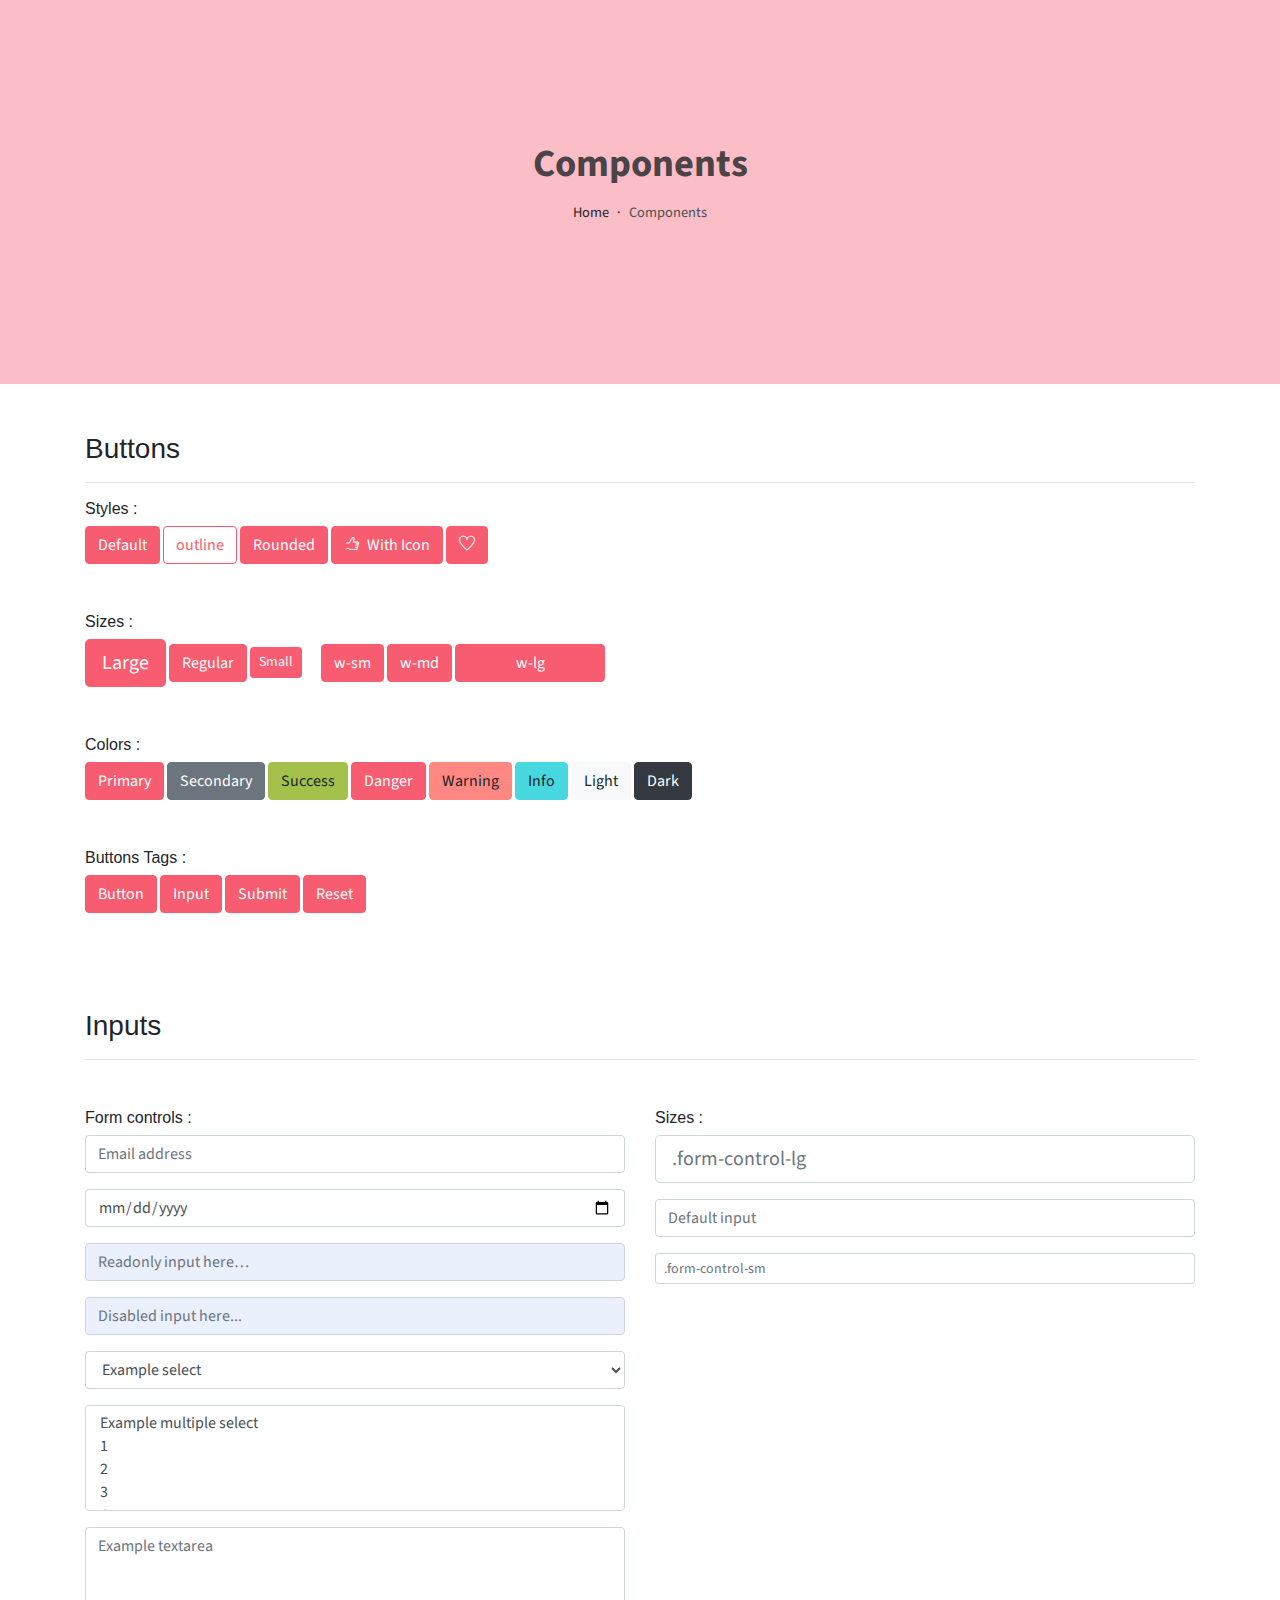
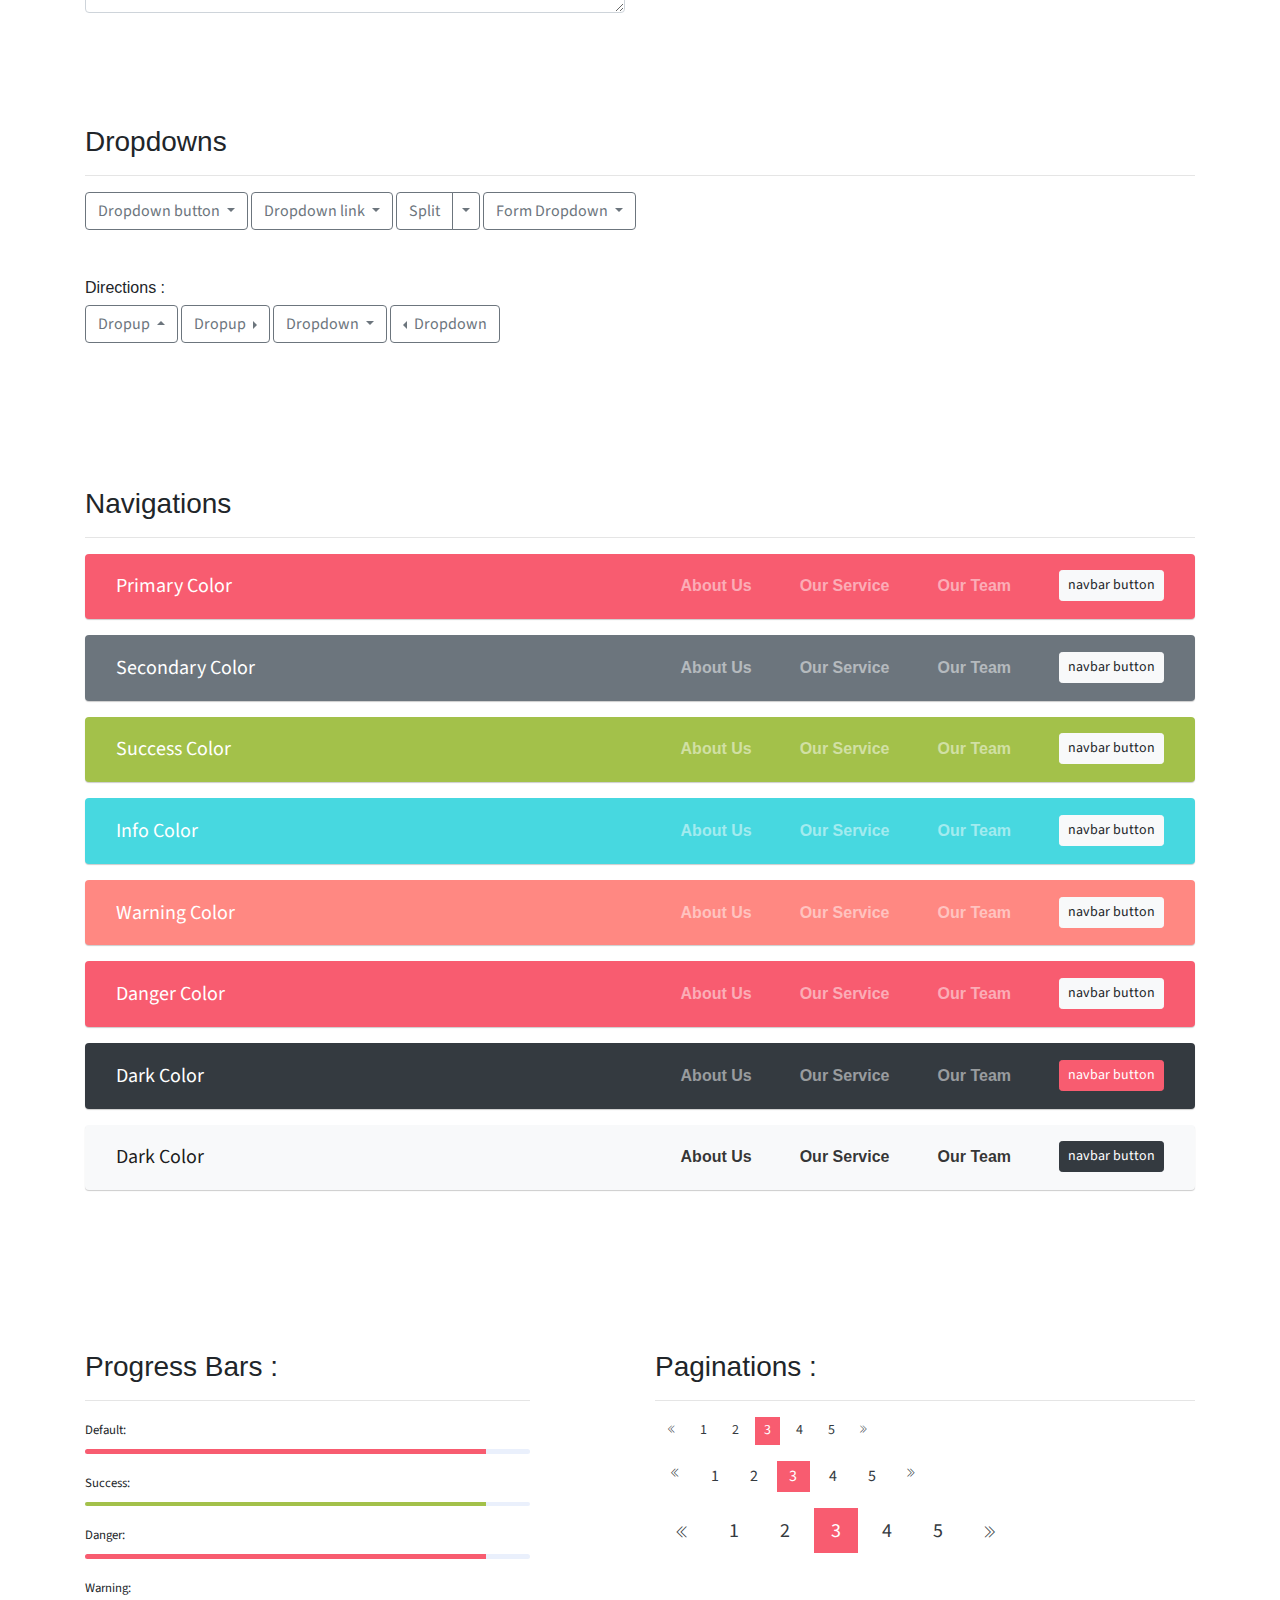
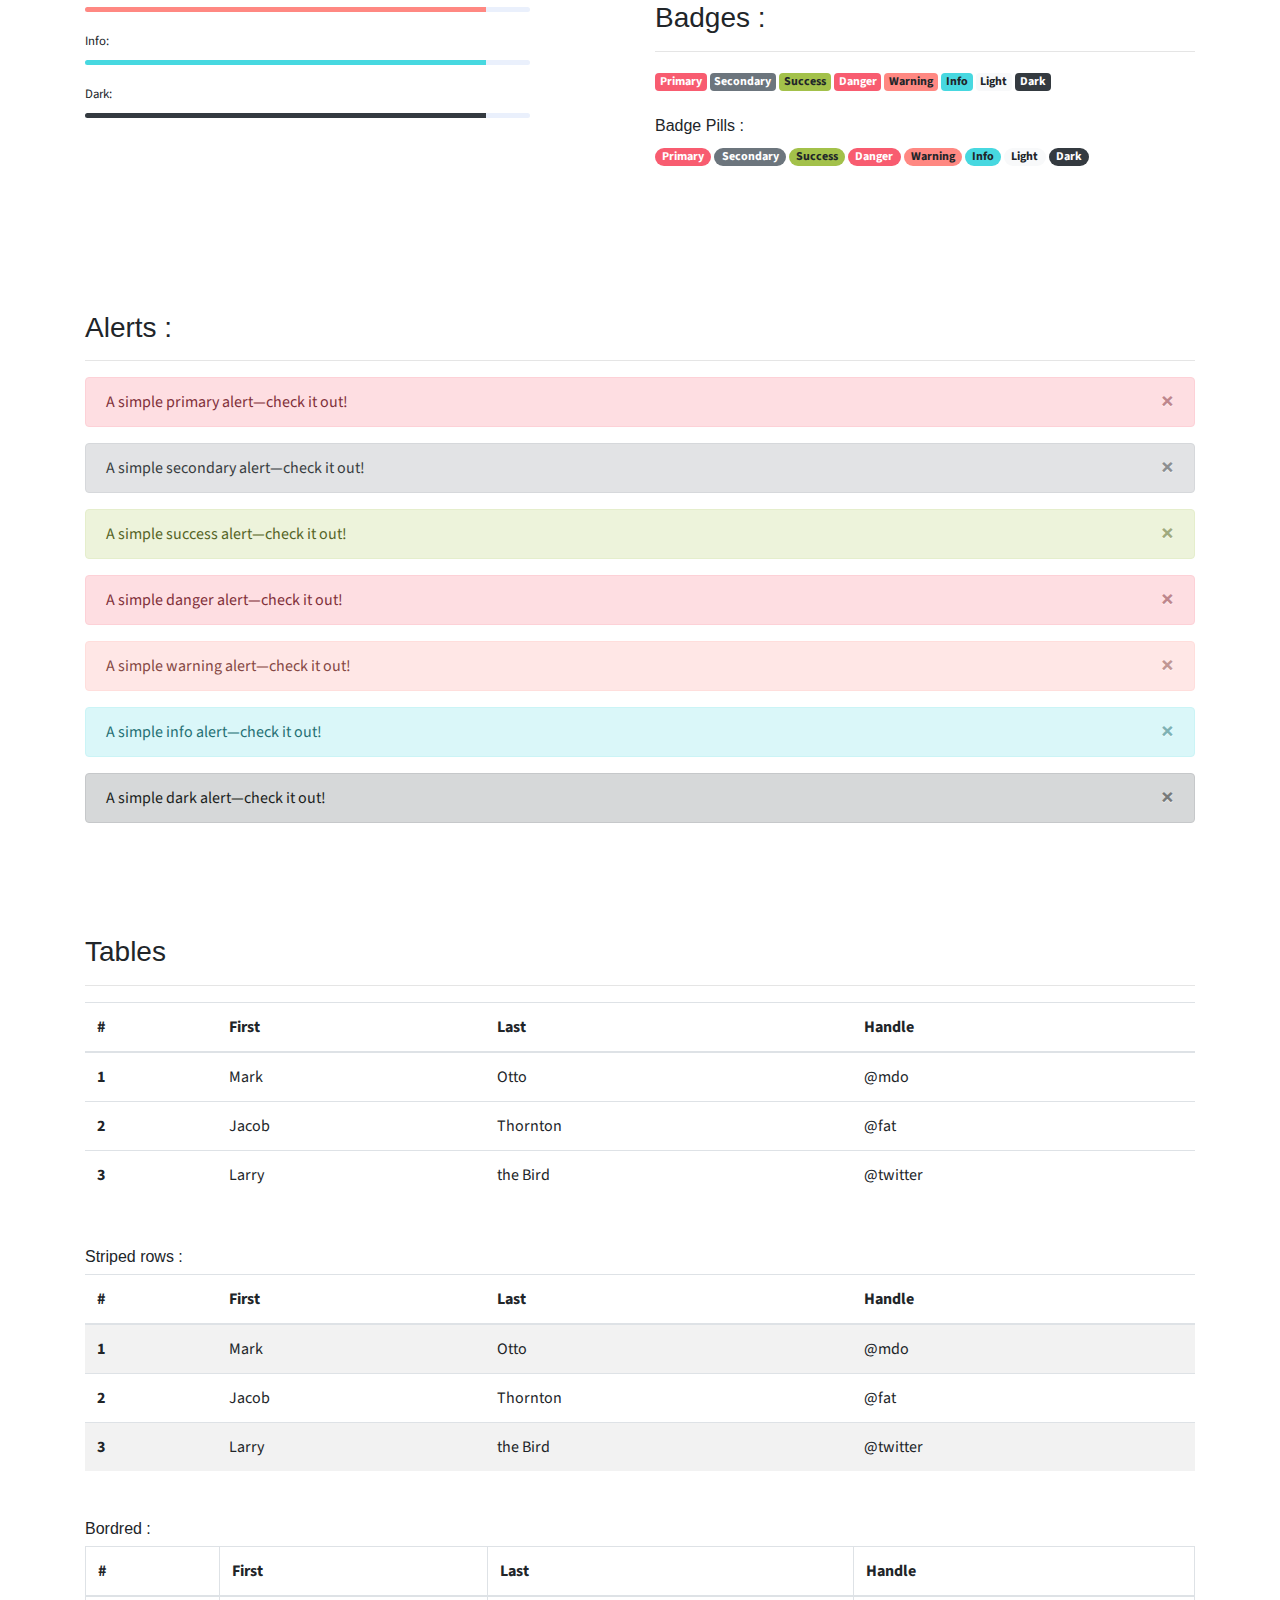
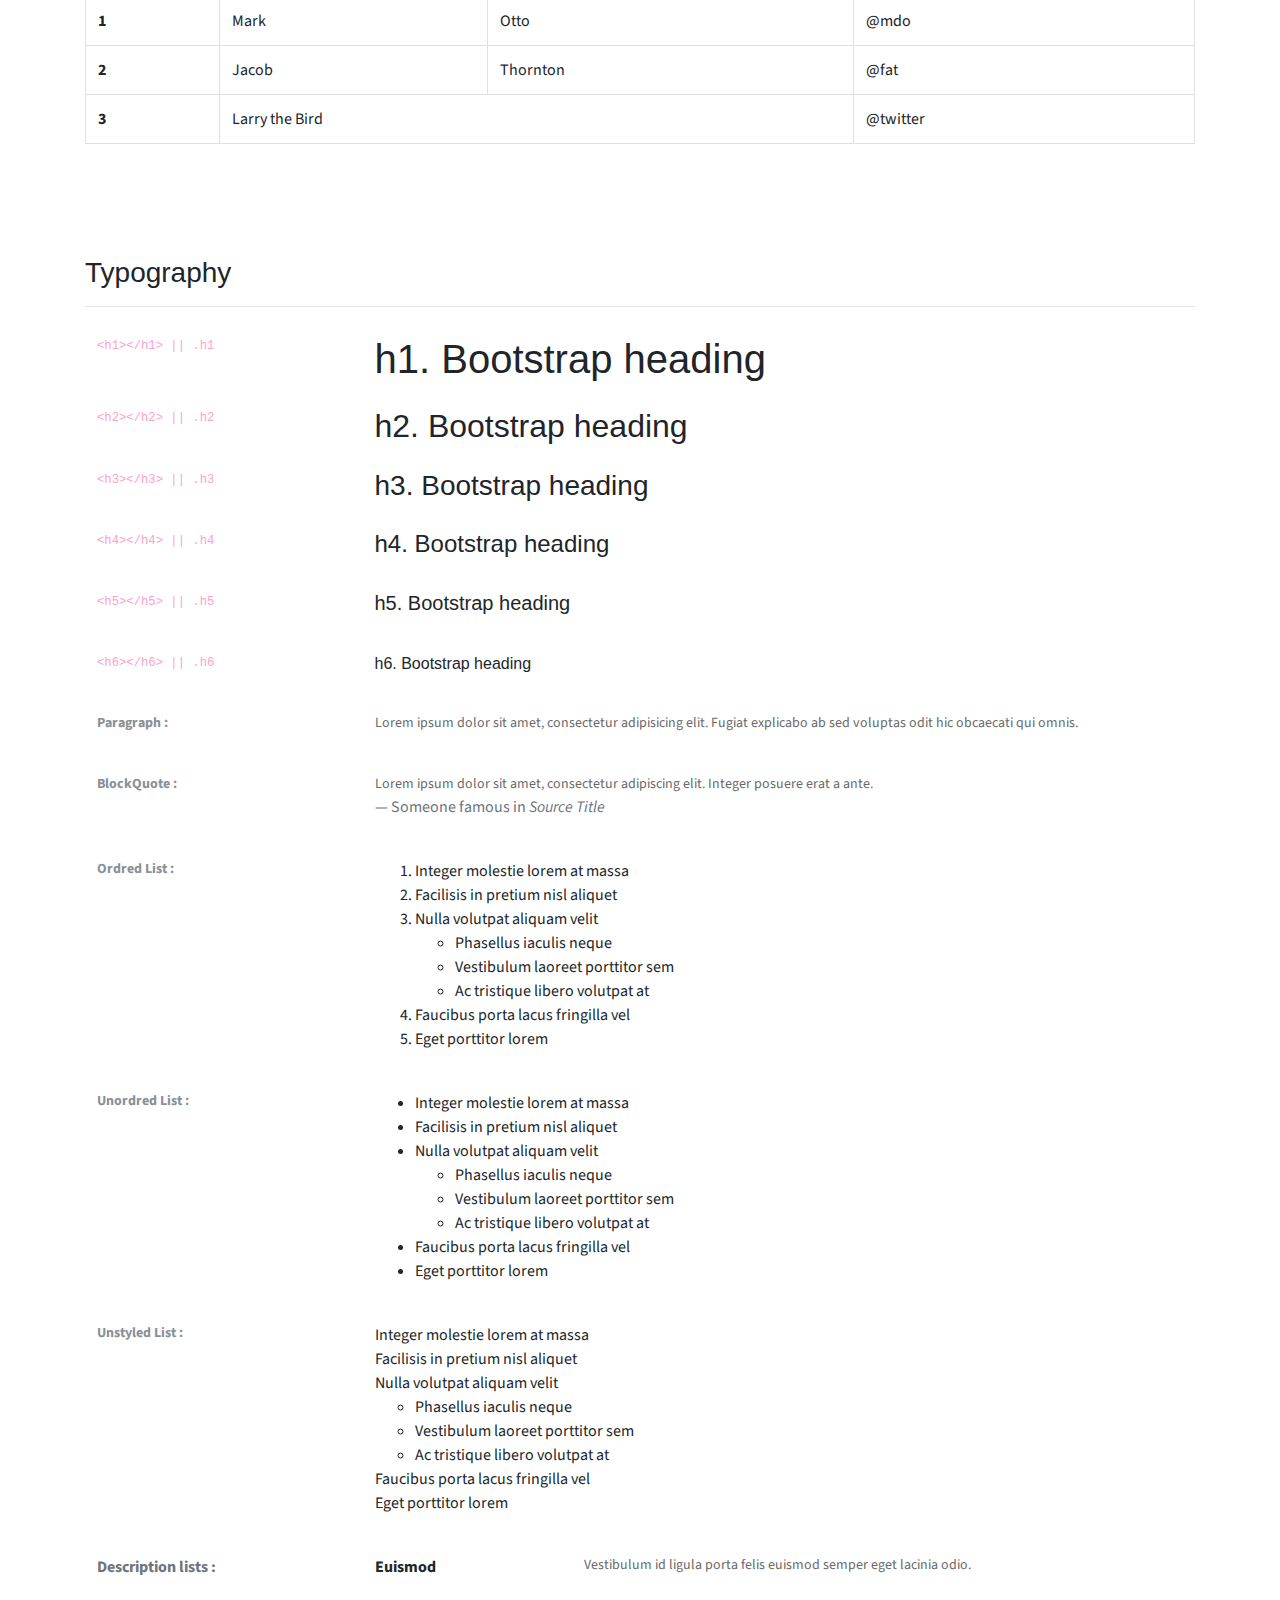
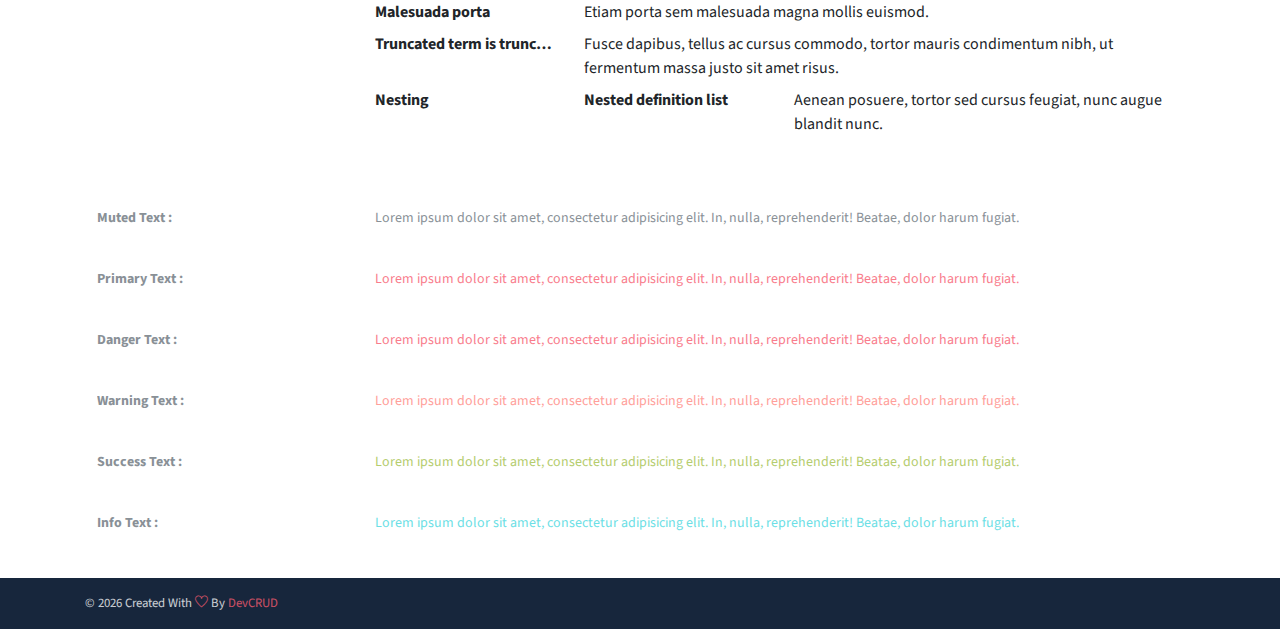
<file: public_html/components.html>
<!DOCTYPE html>
<html lang="en">
<head>
   <meta charset="utf-8">
   <meta name="viewport" content="width=device-width, initial-scale=1, shrink-to-fit=no">
   <meta name="description" content="Start your development with JohnDoe landing page.">
   <meta name="author" content="Devcrud">
   <title>JohnDoe Landing page | Components</title>
   <link rel="icon" href="assets/imgs/favicon.png" type="image/png">
   <!-- font icons -->
   <link rel="stylesheet" href="assets/vendors/themify-icons/css/themify-icons.css">
   <!-- Bootstrap + Steller  -->
   <link rel="stylesheet" href="assets/css/johndoe.css">
   <link rel="shortcut icon" href="assets/imgs/favicon.ico">
</head>
<body>

   <!-- Page Header -->
   <header class="header header-mini"> 
      <div class="header-title">Components</div> 
      <nav aria-label="breadcrumb">
         <ol class="breadcrumb">
            <li class="breadcrumb-item"><a href="/">Home</a></li>
            <li class="breadcrumb-item active" aria-current="page">Components</li>
         </ol>
      </nav>
   </header> <!-- End Of Page Header -->

   <!-- main content -->
   <div class="container">

      <!-- Buttons -->
      <h3 class="mt-5">Buttons</h3>
      <hr>
      <h6 class="section-secondary-title">Styles :</h6>
      <button class="btn btn-primary">Default</button>
      <button class="btn btn-outline-primary">outline</button>
      <button class="btn btn-primary rounded">Rounded</button>
      <button class="btn btn-primary rounded"><i class="ti-thumb-up pr-1"></i> With Icon</button>
      <button class="btn btn-primary circle"><i class="ti-heart"></i></button>

      <h6 class="section-secondary-title mt-5">Sizes :</h6>
      <button class="btn btn-primary btn-lg">Large</button>
      <button class="btn btn-primary ">Regular</button>
      <button class="btn btn-primary btn-sm">Small</button>
      <button class="btn btn-primary w-sm ml-3">w-sm</button>
      <button class="btn btn-primary w-md">w-md</button>
      <button class="btn btn-primary w-lg">w-lg</button>

      <h6 class="section-secondary-title mt-5">Colors :</h6>          
      <button type="button" class="btn btn-primary">Primary</button>
      <button type="button" class="btn btn-secondary">Secondary</button>
      <button type="button" class="btn btn-success">Success</button>
      <button type="button" class="btn btn-danger">Danger</button>
      <button type="button" class="btn btn-warning">Warning</button>
      <button type="button" class="btn btn-info">Info</button>
      <button type="button" class="btn btn-light">Light</button>
      <button type="button" class="btn btn-dark">Dark</button>

      <h6 class="section-secondary-title mt-5">Buttons Tags :</h6>
      <button class="btn btn-primary" type="submit">Button</button>
      <input class="btn btn-primary" type="button" value="Input">
      <input class="btn btn-primary" type="submit" value="Submit">
      <input class="btn btn-primary" type="reset" value="Reset">
      
      <!-- devider -->
      <div class="py-5"></div>

      <!-- Inputs -->
      <h3>Inputs</h3>
      <hr>
      <div class="row mt-5">
         <div class="col-md-6">
            <h6 class="section-secondary-title">Form controls :</h6>        
            <div class="form-group">
               <input type="email" class="form-control" id="exampleFormControlInput1" placeholder="Email address">
            </div>
            <div class="form-group">
               <input type="date" class="form-control" id="exampleFormControlInput1" placeholder="Date">
            </div>
            <div class="form-group">
               <input class="form-control" type="text" placeholder="Readonly input here…" readonly>
            </div>
            <div class="form-group">
               <input class="form-control" id="disabledInput" type="text" placeholder="Disabled input here..." disabled>
            </div>
            <div class="form-group">
               <select class="form-control" id="exampleFormControlSelect1">
                  <option>Example select</option>
                  <option>1</option>
                  <option>2</option>
                  <option>3</option>
                  <option>4</option>
                  <option>5</option>
               </select>
            </div>
            <div class="form-group">
               <select multiple class="form-control" id="exampleFormControlSelect2">
                  <option>Example multiple select</option>
                  <option>1</option>
                  <option>2</option>
                  <option>3</option>
                  <option>4</option>
                  <option>5</option>
               </select>
            </div>
            <div class="form-group">
               <textarea class="form-control" id="exampleFormControlTextarea1" rows="3" placeholder="Example textarea"></textarea>
            </div>
         </div>
         <div class="col-md-6">
            <h6 class="section-secondary-title">Sizes :</h6>    
            <div class="form-group">
               <input class="form-control form-control-lg" type="text" placeholder=".form-control-lg">             
            </div>
            <div class="form-group">
               <input class="form-control" type="text" placeholder="Default input">
            </div>
            <div class="form-group">
               <input class="form-control form-control-sm" type="text" placeholder=".form-control-sm"> 
            </div>
         </div>
      </div> <!-- end of inputs -->   

      <!-- devider -->
      <div class="py-5"></div>             

      <!-- Dropdowns -->
      <h3 class="components-section-title font-weight-normal">Dropdowns</h3>
      <hr>
      <div class="dropdown d-inline-block">
         <button class="btn btn-outline-secondary dropdown-toggle" type="button" id="dropdownMenuButton" data-toggle="dropdown" aria-haspopup="true" aria-expanded="false">
         Dropdown button
         </button>
         <div class="dropdown-menu" aria-labelledby="dropdownMenuButton">
         <a class="dropdown-item" href="#">Action</a>
         <a class="dropdown-item" href="#">Another action</a>
         <a class="dropdown-item" href="#">Something else here</a>
         </div>
      </div>
      <div class="dropdown d-inline-block">
         <a class="btn btn-outline-secondary dropdown-toggle" href="#" role="button" id="dropdownMenuLink" data-toggle="dropdown" aria-haspopup="true" aria-expanded="false">
            Dropdown link
         </a>
         <div class="dropdown-menu" aria-labelledby="dropdownMenuLink">
            <a class="dropdown-item" href="#">Action</a>
            <a class="dropdown-item" href="#">Another action</a>
            <a class="dropdown-item" href="#">Something else here</a>
         </div>
      </div>
      <div class="btn-group">
         <button type="button" class="btn btn-outline-secondary">Split</button>
         <button type="button" class="btn btn-outline-secondary dropdown-toggle dropdown-toggle-split" data-toggle="dropdown" aria-haspopup="true" aria-expanded="false">
         <span class="sr-only">Toggle Dropdown</span>
         </button>
         <div class="dropdown-menu">
            <a class="dropdown-item" href="#">Action</a>
            <a class="dropdown-item" href="#">Another action</a>
            <a class="dropdown-item" href="#">Something else here</a>
            <div class="dropdown-divider"></div>
            <a class="dropdown-item" href="#">Separated link</a>
         </div>
      </div>
      <div class="btn-group">
         <button class="btn btn-outline-secondary dropdown-toggle" type="button" id="dropdownMenuButton" data-toggle="dropdown" aria-haspopup="true" aria-expanded="false">
            Form Dropdown
         </button>
         <div class="dropdown-menu form">
            <form class="px-4 py-3">
               <div class="form-group">
                  <input type="email" class="form-control" id="exampleDropdownFormEmail1" placeholder="email@example.com">
               </div>
               <div class="form-group">
                  <input type="password" class="form-control" id="exampleDropdownFormPassword1" placeholder="Password">
               </div>
               <div class="form-check mb-3">
                  <input type="checkbox" class="form-check-input" id="dropdownCheck">
                  <label class="form-check-label" for="dropdownCheck">
                     Remember me
                  </label>
               </div>
               <button type="submit" class="btn btn-primary btn-block">Sign in</button>
            </form>
            <div class="dropdown-divider"></div>
            <a class="dropdown-item" href="#"><small>New around here? Sign up</small></a>
            <a class="dropdown-item" href="#"><small>Forgot password?</small></a>
         </div>
      </div>       
      <h6 class="section-secondary-title mt-5">Directions :</h6>  
      <div class="btn-group dropup">
         <button type="button" class="btn btn-outline-secondary dropdown-toggle" data-toggle="dropdown" aria-haspopup="true" aria-expanded="false">
            Dropup
         </button>
         <div class="dropdown-menu">
            <a class="dropdown-item" href="#">Action</a>
            <a class="dropdown-item" href="#">Another action</a>
            <a class="dropdown-item" href="#">Something else here</a>
            <div class="dropdown-divider"></div>
            <a class="dropdown-item" href="#">Separated link</a>
         </div>
      </div>
      <div class="btn-group dropright">
         <button type="button" class="btn btn-outline-secondary dropdown-toggle" data-toggle="dropdown" aria-haspopup="true" aria-expanded="false">
            Dropup
         </button>
         <div class="dropdown-menu">
            <a class="dropdown-item" href="#">Action</a>
            <a class="dropdown-item" href="#">Another action</a>
            <a class="dropdown-item" href="#">Something else here</a>
            <div class="dropdown-divider"></div>
            <a class="dropdown-item" href="#">Separated link</a>
         </div>
      </div>
      <div class="btn-group">
         <button type="button" class="btn btn-outline-secondary dropdown-toggle" data-toggle="dropdown" aria-haspopup="true" aria-expanded="false">
            Dropdown
         </button>
         <div class="dropdown-menu">
            <a class="dropdown-item" href="#">Action</a>
            <a class="dropdown-item" href="#">Another action</a>
            <a class="dropdown-item" href="#">Something else here</a>
            <div class="dropdown-divider"></div>
            <a class="dropdown-item" href="#">Separated link</a>
         </div>
      </div>
      <div class="btn-group dropleft">
         <button type="button" class="btn btn-outline-secondary dropdown-toggle" data-toggle="dropdown" aria-haspopup="true" aria-expanded="false">
            Dropdown
         </button>
         <div class="dropdown-menu">
            <a class="dropdown-item" href="#">Action</a>
            <a class="dropdown-item" href="#">Another action</a>
            <a class="dropdown-item" href="#">Something else here</a>
            <div class="dropdown-divider"></div>
            <a class="dropdown-item" href="#">Separated link</a>
         </div>
      </div> <!-- end of Dropdowns -->  

      <!-- devider -->
      <div class="py-5"></div>   

      <!-- navbars -->
      <h3 class="components-section-title font-weight-normal mt-5">Navigations</h3>
      <hr>
      <nav class="navbar navbar-expand-sm navbar-dark bg-primary rounded shadow mb-3">
         <div class="container">
            <a class="navbar-brand" href="#">Primary Color</a>
            <button class="navbar-toggler ml-auto" type="button" data-toggle="collapse" data-target="#navbarSupportedContent" aria-controls="navbarSupportedContent" aria-expanded="false" aria-label="Toggle navigation">
            <span class="navbar-toggler-icon"></span>
            </button>
            <div class="collapse navbar-collapse" id="navbarSupportedContent">
               <ul class="navbar-nav ml-auto"> 
                  <li class="nav-item">
                     <a class="nav-link" href="#about">About Us</a>
                  </li>
                  <li class="nav-item">
                     <a class="nav-link" href="#service">Our Service</a>
                  </li>
                  <li class="nav-item">
                     <a class="nav-link" href="#team">Our Team</a>
                  </li>
                  <li class="nav-item">
                     <a href="#book-table" class="ml-4 mt-1 btn btn-light btn-sm">navbar button</a>
                  </li>
               </ul>                       
            </div>
         </div>
      </nav>
      <nav class="navbar navbar-expand-sm navbar-dark bg-secondary rounded shadow mb-3">
         <div class="container">
            <a class="navbar-brand" href="#">Secondary Color</a>
            <button class="navbar-toggler ml-auto" type="button" data-toggle="collapse" data-target="#navbarSupportedContent" aria-controls="navbarSupportedContent" aria-expanded="false" aria-label="Toggle navigation">
            <span class="navbar-toggler-icon"></span>
            </button>
            <div class="collapse navbar-collapse" id="navbarSupportedContent">
               <ul class="navbar-nav ml-auto"> 
                  <li class="nav-item">
                     <a class="nav-link" href="#about">About Us</a>
                  </li>
                  <li class="nav-item">
                     <a class="nav-link" href="#service">Our Service</a>
                  </li>
                  <li class="nav-item">
                     <a class="nav-link" href="#team">Our Team</a>
                  </li>
                  <li class="nav-item">
                     <a href="#book-table" class="ml-4 mt-1 btn btn-light btn-sm">navbar button</a>
                  </li>
               </ul>                       
            </div>
         </div>
      </nav>
      <nav class="navbar navbar-expand-sm navbar-dark bg-success rounded shadow mb-3">
         <div class="container">
            <a class="navbar-brand" href="#">Success Color</a>
            <button class="navbar-toggler ml-auto" type="button" data-toggle="collapse" data-target="#navbarSupportedContent" aria-controls="navbarSupportedContent" aria-expanded="false" aria-label="Toggle navigation">
            <span class="navbar-toggler-icon"></span>
            </button>
            <div class="collapse navbar-collapse" id="navbarSupportedContent">
               <ul class="navbar-nav ml-auto"> 
                  <li class="nav-item">
                     <a class="nav-link" href="#about">About Us</a>
                  </li>
                  <li class="nav-item">
                     <a class="nav-link" href="#service">Our Service</a>
                  </li>
                  <li class="nav-item">
                     <a class="nav-link" href="#team">Our Team</a>
                  </li>
                  <li class="nav-item">
                     <a href="#book-table" class="ml-4 mt-1 btn btn-light btn-sm">navbar button</a>
                  </li>
               </ul>                       
            </div>
         </div>
      </nav>
      <nav class="navbar navbar-expand-sm navbar-dark bg-info rounded shadow mb-3">
         <div class="container">
            <a class="navbar-brand" href="#">Info Color</a>
            <button class="navbar-toggler ml-auto" type="button" data-toggle="collapse" data-target="#navbarSupportedContent" aria-controls="navbarSupportedContent" aria-expanded="false" aria-label="Toggle navigation">
            <span class="navbar-toggler-icon"></span>
            </button>
            <div class="collapse navbar-collapse" id="navbarSupportedContent">
               <ul class="navbar-nav ml-auto"> 
                  <li class="nav-item">
                     <a class="nav-link" href="#about">About Us</a>
                  </li>
                  <li class="nav-item">
                     <a class="nav-link" href="#service">Our Service</a>
                  </li>
                  <li class="nav-item">
                     <a class="nav-link" href="#team">Our Team</a>
                  </li>
                  <li class="nav-item">
                     <a href="#book-table" class="ml-4 mt-1 btn btn-light btn-sm">navbar button</a>
                  </li>
               </ul>                       
            </div>
         </div>
      </nav>
      <nav class="navbar navbar-expand-sm navbar-dark bg-warning rounded shadow mb-3">
         <div class="container">
            <a class="navbar-brand" href="#">Warning Color</a>
            <button class="navbar-toggler ml-auto" type="button" data-toggle="collapse" data-target="#navbarSupportedContent" aria-controls="navbarSupportedContent" aria-expanded="false" aria-label="Toggle navigation">
            <span class="navbar-toggler-icon"></span>
            </button>
            <div class="collapse navbar-collapse" id="navbarSupportedContent">
               <ul class="navbar-nav ml-auto"> 
                  <li class="nav-item">
                     <a class="nav-link" href="#about">About Us</a>
                  </li>
                  <li class="nav-item">
                     <a class="nav-link" href="#service">Our Service</a>
                  </li>
                  <li class="nav-item">
                     <a class="nav-link" href="#team">Our Team</a>
                  </li>
                  <li class="nav-item">
                     <a href="#book-table" class="ml-4 mt-1 btn btn-light btn-sm">navbar button</a>
                  </li>
               </ul>                       
            </div>
         </div>
      </nav>
      <nav class="navbar navbar-expand-sm navbar-dark bg-danger rounded shadow mb-3">
         <div class="container">
            <a class="navbar-brand" href="#">Danger Color</a>
            <button class="navbar-toggler ml-auto" type="button" data-toggle="collapse" data-target="#navbarSupportedContent" aria-controls="navbarSupportedContent" aria-expanded="false" aria-label="Toggle navigation">
            <span class="navbar-toggler-icon"></span>
            </button>
            <div class="collapse navbar-collapse" id="navbarSupportedContent">
               <ul class="navbar-nav ml-auto"> 
                  <li class="nav-item">
                     <a class="nav-link" href="#about">About Us</a>
                  </li>
                  <li class="nav-item">
                     <a class="nav-link" href="#service">Our Service</a>
                  </li>
                  <li class="nav-item">
                     <a class="nav-link" href="#team">Our Team</a>
                  </li>
                  <li class="nav-item">
                     <a href="#book-table" class="ml-4 mt-1 btn btn-light btn-sm">navbar button</a>
                  </li>
               </ul>                       
            </div>
         </div>
      </nav>
      <nav class="navbar navbar-expand-sm navbar-dark bg-dark rounded shadow mb-3">
         <div class="container">
            <a class="navbar-brand" href="#">Dark Color</a>
            <button class="navbar-toggler ml-auto" type="button" data-toggle="collapse" data-target="#navbarSupportedContent" aria-controls="navbarSupportedContent" aria-expanded="false" aria-label="Toggle navigation">
            <span class="navbar-toggler-icon"></span>
            </button>
            <div class="collapse navbar-collapse" id="navbarSupportedContent">
               <ul class="navbar-nav ml-auto"> 
                  <li class="nav-item">
                     <a class="nav-link" href="#about">About Us</a>
                  </li>
                  <li class="nav-item">
                     <a class="nav-link" href="#service">Our Service</a>
                  </li>
                  <li class="nav-item">
                     <a class="nav-link" href="#team">Our Team</a>
                  </li>
                  <li class="nav-item">
                     <a href="#book-table" class="ml-4 mt-1 btn btn-primary btn-sm">navbar button</a>
                  </li>
               </ul>                       
            </div>
         </div>
      </nav>
      <nav class="navbar navbar-expand-sm navbar-light bg-light rounded shadow mb-3">
         <div class="container">
            <a class="navbar-brand" href="#">Dark Color</a>
            <button class="navbar-toggler ml-auto" type="button" data-toggle="collapse" data-target="#navbarSupportedContent" aria-controls="navbarSupportedContent" aria-expanded="false" aria-label="Toggle navigation">
            <span class="navbar-toggler-icon"></span>
            </button>
            <div class="collapse navbar-collapse" id="navbarSupportedContent">
               <ul class="navbar-nav ml-auto"> 
                  <li class="nav-item">
                     <a class="nav-link" href="#about">About Us</a>
                  </li>
                  <li class="nav-item">
                     <a class="nav-link" href="#service">Our Service</a>
                  </li>
                  <li class="nav-item">
                     <a class="nav-link" href="#team">Our Team</a>
                  </li>
                  <li class="nav-item">
                     <a href="#book-table" class="ml-4 mt-1 btn btn-dark btn-sm">navbar button</a>
                  </li>
               </ul>                       
            </div>
         </div>
      </nav>
      <!-- End of navbars -->

      <!-- devider -->
      <div class="py-5"></div>   
      
      <!-- progress bars -->
      <div class="row justify-content-between">
         <div class="col-md-5">
            <h3 class="components-section-title font-weight-normal mt-5">Progress Bars :</h3>
            <hr>
            <small>Default: </small>
            <div class="progress mt-2 mb-3">
               <div class="progress-bar" role="progressbar" style="width: 90%" aria-valuenow="25" aria-valuemin="0" aria-valuemax="100"></div>
            </div>
            <small>Success:</small>
            <div class="progress mt-2 mb-3">
               <div class="progress-bar bg-success" role="progressbar" style="width: 90%" aria-valuenow="25" aria-valuemin="0" aria-valuemax="100"></div>
            </div>
            <small>Danger:</small>
            <div class="progress mt-2 mb-3">
               <div class="progress-bar bg-danger" role="progressbar" style="width: 90%" aria-valuenow="25" aria-valuemin="0" aria-valuemax="100"></div>
            </div>
            <small>Warning:</small>
            <div class="progress mt-2 mb-3">
               <div class="progress-bar bg-warning" role="progressbar" style="width: 90%" aria-valuenow="25" aria-valuemin="0" aria-valuemax="100"></div>
            </div>
            <small>Info:</small>
            <div class="progress mt-2 mb-3">
               <div class="progress-bar bg-info" role="progressbar" style="width: 90%" aria-valuenow="25" aria-valuemin="0" aria-valuemax="100"></div>
            </div>
            <small>Dark:</small>
            <div class="progress mt-2 mb-3">
               <div class="progress-bar bg-dark" role="progressbar" style="width: 90%" aria-valuenow="25" aria-valuemin="0" aria-valuemax="100"></div>
            </div>
         </div>
         <div class="col-md-6">
            <h3 class="components-section-title font-weight-normal mt-5">Paginations :</h3>
            <hr>
            <nav aria-label="Page navigation example">
               <ul class="pagination pagination-sm">
                  <li class="page-item"><a class="page-link" href="#"><i class="ti-angle-double-left"></i></a></li>
                  <li class="page-item"><a class="page-link" href="#">1</a></li>
                  <li class="page-item"><a class="page-link" href="#">2</a></li>
                  <li class="page-item active"><a class="page-link" href="#">3</a></li>
                  <li class="page-item"><a class="page-link" href="#">4</a></li>
                  <li class="page-item"><a class="page-link" href="#">5</a></li>
                  <li class="page-item"><a class="page-link" href="#"><i class="ti-angle-double-right"></i></a></li>
               </ul>
            </nav>
            <nav aria-label="Page navigation example">
               <ul class="pagination">
               <li class="page-item"><a class="page-link" href="#"><i class="ti-angle-double-left"></i></a></li>
                  <li class="page-item"><a class="page-link" href="#">1</a></li>
                  <li class="page-item"><a class="page-link" href="#">2</a></li>
                  <li class="page-item active"><a class="page-link" href="#">3</a></li>
                  <li class="page-item"><a class="page-link" href="#">4</a></li>
                  <li class="page-item"><a class="page-link" href="#">5</a></li>
                  <li class="page-item"><a class="page-link" href="#"><i class="ti-angle-double-right"></i></a></li>
               </ul>
            </nav>
            <nav aria-label="Page navigation example">
               <ul class="pagination pagination-lg">
                  <li class="page-item"><a class="page-link" href="#"><i class="ti-angle-double-left"></i></a></li>
                  <li class="page-item"><a class="page-link" href="#">1</a></li>
                  <li class="page-item"><a class="page-link" href="#">2</a></li>
                  <li class="page-item active"><a class="page-link" href="#">3</a></li>
                  <li class="page-item"><a class="page-link" href="#">4</a></li>
                  <li class="page-item"><a class="page-link" href="#">5</a></li>
                  <li class="page-item"><a class="page-link" href="#"><i class="ti-angle-double-right"></i></a></li>
               </ul>
            </nav>

            <!-- Badges -->
            <h3 class="components-section-title font-weight-normal mt-5">Badges :</h3>
            <hr>
            <span class="badge badge-primary">Primary</span>
            <span class="badge badge-secondary">Secondary</span>
            <span class="badge badge-success">Success</span>
            <span class="badge badge-danger">Danger</span>
            <span class="badge badge-warning">Warning</span>
            <span class="badge badge-info">Info</span>
            <span class="badge badge-light">Light</span>
            <span class="badge badge-dark">Dark</span>
            <h6 class="section-secondary-title mt-4 mb-2">Badge Pills :</h6>
            <span class="badge badge-pill badge-primary">Primary</span>
            <span class="badge badge-pill badge-secondary">Secondary</span>
            <span class="badge badge-pill badge-success">Success</span>
            <span class="badge badge-pill badge-danger">Danger</span>
            <span class="badge badge-pill badge-warning">Warning</span>
            <span class="badge badge-pill badge-info">Info</span>
            <span class="badge badge-pill badge-light">Light</span>
            <span class="badge badge-pill badge-dark">Dark</span>
         </div>
      </div> <!-- End of Progress bars -->

      <!-- devider -->
      <div class="py-5"></div>  

      <!-- Alerts -->
      <h3 class="components-section-title font-weight-normal mt-5">Alerts :</h3>
      <hr>
      <div class="alert alert-primary alert-dismissible fade show" role="alert">
         A simple primary alert—check it out!
         <button type="button" class="close" data-dismiss="alert" aria-label="Close">
            <span aria-hidden="true">&times;</span>
         </button>
      </div>
      <div class="alert alert-secondary alert-dismissible fade show" role="alert">
         A simple secondary alert—check it out!
         <button type="button" class="close" data-dismiss="alert" aria-label="Close">
            <span aria-hidden="true">&times;</span>
         </button>
      </div>
      <div class="alert alert-success alert-dismissible fade show" role="alert">
         A simple success alert—check it out!
         <button type="button" class="close" data-dismiss="alert" aria-label="Close">
            <span aria-hidden="true">&times;</span>
         </button>
      </div>
      <div class="alert alert-danger alert-dismissible fade show" role="alert">
         A simple danger alert—check it out!
         <button type="button" class="close" data-dismiss="alert" aria-label="Close">
            <span aria-hidden="true">&times;</span>
         </button>
      </div>
      <div class="alert alert-warning alert-dismissible fade show" role="alert">
         A simple warning alert—check it out!
         <button type="button" class="close" data-dismiss="alert" aria-label="Close">
            <span aria-hidden="true">&times;</span>
         </button>
      </div>
      <div class="alert alert-info alert-dismissible fade show" role="alert">
         A simple info alert—check it out!
         <button type="button" class="close" data-dismiss="alert" aria-label="Close">
            <span aria-hidden="true">&times;</span>
         </button>
      </div>
      <div class="alert alert-dark alert-dismissible fade show" role="alert">
         A simple dark alert—check it out!
         <button type="button" class="close" data-dismiss="alert" aria-label="Close">
            <span aria-hidden="true">&times;</span>
         </button>
      </div>
      <!-- end of alerts -->

      <!-- devider -->
      <div class="py-5"></div> 
   
      <!-- tables -->
      <h3 class="components-section-title">Tables</h3>
      <hr>
      <table class="table">
         <thead>
            <tr>
               <th scope="col">#</th>
               <th scope="col">First</th>
               <th scope="col">Last</th>
               <th scope="col">Handle</th>
            </tr>
         </thead>
         <tbody>
            <tr>
               <th scope="row">1</th>
               <td>Mark</td>
               <td>Otto</td>
               <td>@mdo</td>
            </tr>
            <tr>
               <th scope="row">2</th>
               <td>Jacob</td>
               <td>Thornton</td>
               <td>@fat</td>
            </tr>
            <tr>
               <th scope="row">3</th>
               <td>Larry</td>
               <td>the Bird</td>
               <td>@twitter</td>
            </tr>
         </tbody>
      </table>

      <h6 class="section-secondary-title mt-5">Striped rows :</h6>
      <table class="table table-striped">
         <thead>
            <tr>
               <th scope="col">#</th>
               <th scope="col">First</th>
               <th scope="col">Last</th>
               <th scope="col">Handle</th>
            </tr>
         </thead>
         <tbody>
            <tr>
               <th scope="row">1</th>
               <td>Mark</td>
               <td>Otto</td>
               <td>@mdo</td>
            </tr>
            <tr>
               <th scope="row">2</th>
               <td>Jacob</td>
               <td>Thornton</td>
               <td>@fat</td>
            </tr>
            <tr>
               <th scope="row">3</th>
               <td>Larry</td>
               <td>the Bird</td>
               <td>@twitter</td>
            </tr>
         </tbody>
      </table>

      <h6 class="section-secondary-title mt-5">Bordred :</h6>
      <table class="table table-bordered">
         <thead>
            <tr>
               <th scope="col">#</th>
               <th scope="col">First</th>
               <th scope="col">Last</th>
               <th scope="col">Handle</th>
            </tr>
         </thead>
         <tbody>
            <tr>
               <th scope="row">1</th>
               <td>Mark</td>
               <td>Otto</td>
               <td>@mdo</td>
            </tr>
            <tr>
               <th scope="row">2</th>
               <td>Jacob</td>
               <td>Thornton</td>
               <td>@fat</td>
            </tr>
            <tr>
               <th scope="row">3</th>
               <td colspan="2">Larry the Bird</td>
               <td>@twitter</td>
            </tr>
         </tbody>
      </table>
      <!-- end of tables -->

      <!-- devider -->
      <div class="py-5"></div> 

      <!-- typography -->
      <h3 class="components-section-title">Typography</h3>
      <hr>
     
      <table class="table table-borderless v-align-center">
         <tbody>
            <tr>
               <td>
                  <p><code class="highlighter-rouge">&lt;h1&gt;&lt;/h1&gt; || .h1</code></p>
               </td>
               <td class="w-75"><span class="h1">h1. Bootstrap heading</span></td>
            </tr>
            <tr>
               <td>
                  <p><code class="highlighter-rouge">&lt;h2&gt;&lt;/h2&gt; || .h2</code></p>
               </td>
               <td><span class="h2">h2. Bootstrap heading</span></td>
            </tr>
            <tr>
               <td>
                  <p><code class="highlighter-rouge">&lt;h3&gt;&lt;/h3&gt; || .h3</code></p>
               </td>
               <td><span class="h3">h3. Bootstrap heading</span></td>
            </tr>
            <tr>
               <td>
                  <p><code class="highlighter-rouge">&lt;h4&gt;&lt;/h4&gt; || .h4</code></p>
               </td>
               <td><span class="h4">h4. Bootstrap heading</span></td>
            </tr>
            <tr>
               <td>
                  <p><code class="highlighter-rouge">&lt;h5&gt;&lt;/h5&gt; || .h5</code></p>
               </td>
               <td><span class="h5">h5. Bootstrap heading</span></td>
            </tr>
            <tr>
               <td>
                  <p><code class="highlighter-rouge">&lt;h6&gt;&lt;/h6&gt; || .h6</code></p>
               </td>
               <td><span class="h6">h6. Bootstrap heading</span></td>
            </tr>
            <tr>
               <td>
                  <p class="font-weight-bold text-muted">Paragraph :</p>
               </td>
               <td><p>Lorem ipsum dolor sit amet, consectetur adipisicing elit. Fugiat explicabo ab sed voluptas odit hic obcaecati qui omnis.</p></td>
            </tr>
            <tr>
               <td>
                  <p class="font-weight-bold text-muted">BlockQuote :</p>
               </td>
               <td>
                  <blockquote class="blockquote">
                     <p class="mb-0">Lorem ipsum dolor sit amet, consectetur adipiscing elit. Integer posuere erat a ante.</p>
                     <footer class="blockquote-footer">Someone famous in <cite title="Source Title">Source Title</cite></footer>
                  </blockquote>
               </td>
            </tr>

            
            <tr>
               <td><p class="font-weight-bold text-muted">Ordred List :</p></td>
               <td>
                  <ol>
                     <li>Integer molestie lorem at massa</li>
                     <li>Facilisis in pretium nisl aliquet</li>
                     <li>Nulla volutpat aliquam velit
                        <ul>
                           <li>Phasellus iaculis neque</li>
                           <li>Vestibulum laoreet porttitor sem</li>
                           <li>Ac tristique libero volutpat at</li>
                        </ul>
                     </li>
                     <li>Faucibus porta lacus fringilla vel</li>
                     <li>Eget porttitor lorem</li>
                  </ol>
               </td>
            </tr>
            <tr>
               <td><p class="font-weight-bold text-muted">Unordred List :</p></td>
               <td>
                  <ul >
                     <li>Integer molestie lorem at massa</li>
                     <li>Facilisis in pretium nisl aliquet</li>
                     <li>Nulla volutpat aliquam velit
                        <ul>
                           <li>Phasellus iaculis neque</li>
                           <li>Vestibulum laoreet porttitor sem</li>
                           <li>Ac tristique libero volutpat at</li>
                        </ul>
                     </li>
                     <li>Faucibus porta lacus fringilla vel</li>
                     <li>Eget porttitor lorem</li>
                  </ul>
               </td>
            </tr>
            <tr>
               <td><p class="font-weight-bold text-muted">Unstyled List :</p></td>
               <td>
                  <ul class="list-unstyled">
                     <li>Integer molestie lorem at massa</li>
                     <li>Facilisis in pretium nisl aliquet</li>
                     <li>Nulla volutpat aliquam velit
                        <ul>
                           <li>Phasellus iaculis neque</li>
                           <li>Vestibulum laoreet porttitor sem</li>
                           <li>Ac tristique libero volutpat at</li>
                        </ul>
                     </li>
                     <li>Faucibus porta lacus fringilla vel</li>
                     <li>Eget porttitor lorem</li>
                  </ul>
               </td>
            </tr>
            <tr>
               <td class="font-weight-bold text-muted">Description lists : </td>
               <td>
                  <dl class="row">
                     <dt class="col-sm-3">Euismod</dt>
                     <dd class="col-sm-9">
                        <p>Vestibulum id ligula porta felis euismod semper eget lacinia odio.</p>
                     </dd>

                     <dt class="col-sm-3">Malesuada porta</dt>
                     <dd class="col-sm-9">Etiam porta sem malesuada magna mollis euismod.</dd>

                     <dt class="col-sm-3 text-truncate">Truncated term is truncated</dt>
                     <dd class="col-sm-9">Fusce dapibus, tellus ac cursus commodo, tortor mauris condimentum nibh, ut fermentum massa justo sit amet risus.</dd>

                     <dt class="col-sm-3">Nesting</dt>
                     <dd class="col-sm-9">
                        <dl class="row">
                           <dt class="col-sm-4">Nested definition list</dt>
                           <dd class="col-sm-8">Aenean posuere, tortor sed cursus feugiat, nunc augue blandit nunc.</dd>
                        </dl>
                     </dd>
                  </dl>
               </td>
            </tr>
            <tr>
               <td>
                  <p class="font-weight-bold text-muted">Muted Text :</p>
               </td>
               <td>
                  <p class="text-muted">Lorem ipsum dolor sit amet, consectetur adipisicing elit. In, nulla, reprehenderit! Beatae, dolor harum fugiat.</p>
               </td>
            </tr>
            <tr>
               <td>
                  <p class="font-weight-bold text-muted">Primary Text :</p>
               </td>
               <td>
                  <p class="text-primary">Lorem ipsum dolor sit amet, consectetur adipisicing elit. In, nulla, reprehenderit! Beatae, dolor harum fugiat.</p>
               </td>
            </tr>
            <tr>
               <td>
                  <p class="font-weight-bold text-muted">Danger Text :</p>
               </td>
               <td>
                  <p class="text-danger">Lorem ipsum dolor sit amet, consectetur adipisicing elit. In, nulla, reprehenderit! Beatae, dolor harum fugiat.</p>
               </td>
            </tr>
            <tr>
               <td>
                  <p class="font-weight-bold text-muted">Warning Text :</p>
               </td>
               <td>
                  <p class="text-warning">Lorem ipsum dolor sit amet, consectetur adipisicing elit. In, nulla, reprehenderit! Beatae, dolor harum fugiat.</p>
               </td>
            </tr>
            <tr>
               <td>
                  <p class="font-weight-bold text-muted">Success Text :</p>
               </td>
               <td>
                  <p class="text-success">Lorem ipsum dolor sit amet, consectetur adipisicing elit. In, nulla, reprehenderit! Beatae, dolor harum fugiat.</p>
               </td>
            </tr>
            <tr>
               <td>
                  <p class="font-weight-bold text-muted">Info Text :</p>
               </td>
               <td>
                  <p class="text-info">Lorem ipsum dolor sit amet, consectetur adipisicing elit. In, nulla, reprehenderit! Beatae, dolor harum fugiat.</p>
               </td>
            </tr>
         </tbody>
      </table>
   </div>
   <!-- end of typography -->

   <!-- Page Footer -->
   <footer class="footer py-3">
        <div class="container">
            <p class="small mb-0 text-light">
                &copy; <script>document.write(new Date().getFullYear())</script> Created With <i class="ti-heart text-danger"></i> By <a href="http://devcrud.com" target="_blank"><span class="text-danger" title="Bootstrap 4 Themes and Dashboards">DevCRUD</span></a> 
            </p>
        </div>
    </footer>
   <!-- End of Page Footer -->  
   
   <!-- core  -->
   <script src="assets/vendors/jquery/jquery-3.4.1.js"></script>
   <script src="assets/vendors/bootstrap/bootstrap.bundle.js"></script>

</body>
</html>
</file>
<file: public_html/assets/vendors/themify-icons/css/themify-icons.css>
@font-face {
	font-family: 'themify';
	src:url("../fonts/themify.eot?-fvbane");
	src:url("../fonts/themify.eot?#iefix-fvbane") format("embedded-opentype"),
		url("../fonts/themify.woff?-fvbane") format("woff"),
		url("../fonts/themify.ttf?-fvbane") format("truetype"),
		url("../fonts/themify.svg?-fvbane#themify") format("svg");
	font-weight: normal;
	font-style: normal;
}

[class^="ti-"], [class*=" ti-"] {
	font-family: 'themify';
	speak: none;
	font-style: normal;
	font-weight: normal;
	font-variant: normal;
	text-transform: none;
	line-height: 1;

	/* Better Font Rendering =========== */
	-webkit-font-smoothing: antialiased;
	-moz-osx-font-smoothing: grayscale;
}

.ti-wand:before {
	content: "\e600";
}
.ti-volume:before {
	content: "\e601";
}
.ti-user:before {
	content: "\e602";
}
.ti-unlock:before {
	content: "\e603";
}
.ti-unlink:before {
	content: "\e604";
}
.ti-trash:before {
	content: "\e605";
}
.ti-thought:before {
	content: "\e606";
}
.ti-target:before {
	content: "\e607";
}
.ti-tag:before {
	content: "\e608";
}
.ti-tablet:before {
	content: "\e609";
}
.ti-star:before {
	content: "\e60a";
}
.ti-spray:before {
	content: "\e60b";
}
.ti-signal:before {
	content: "\e60c";
}
.ti-shopping-cart:before {
	content: "\e60d";
}
.ti-shopping-cart-full:before {
	content: "\e60e";
}
.ti-settings:before {
	content: "\e60f";
}
.ti-search:before {
	content: "\e610";
}
.ti-zoom-in:before {
	content: "\e611";
}
.ti-zoom-out:before {
	content: "\e612";
}
.ti-cut:before {
	content: "\e613";
}
.ti-ruler:before {
	content: "\e614";
}
.ti-ruler-pencil:before {
	content: "\e615";
}
.ti-ruler-alt:before {
	content: "\e616";
}
.ti-bookmark:before {
	content: "\e617";
}
.ti-bookmark-alt:before {
	content: "\e618";
}
.ti-reload:before {
	content: "\e619";
}
.ti-plus:before {
	content: "\e61a";
}
.ti-pin:before {
	content: "\e61b";
}
.ti-pencil:before {
	content: "\e61c";
}
.ti-pencil-alt:before {
	content: "\e61d";
}
.ti-paint-roller:before {
	content: "\e61e";
}
.ti-paint-bucket:before {
	content: "\e61f";
}
.ti-na:before {
	content: "\e620";
}
.ti-mobile:before {
	content: "\e621";
}
.ti-minus:before {
	content: "\e622";
}
.ti-medall:before {
	content: "\e623";
}
.ti-medall-alt:before {
	content: "\e624";
}
.ti-marker:before {
	content: "\e625";
}
.ti-marker-alt:before {
	content: "\e626";
}
.ti-arrow-up:before {
	content: "\e627";
}
.ti-arrow-right:before {
	content: "\e628";
}
.ti-arrow-left:before {
	content: "\e629";
}
.ti-arrow-down:before {
	content: "\e62a";
}
.ti-lock:before {
	content: "\e62b";
}
.ti-location-arrow:before {
	content: "\e62c";
}
.ti-link:before {
	content: "\e62d";
}
.ti-layout:before {
	content: "\e62e";
}
.ti-layers:before {
	content: "\e62f";
}
.ti-layers-alt:before {
	content: "\e630";
}
.ti-key:before {
	content: "\e631";
}
.ti-import:before {
	content: "\e632";
}
.ti-image:before {
	content: "\e633";
}
.ti-heart:before {
	content: "\e634";
}
.ti-heart-broken:before {
	content: "\e635";
}
.ti-hand-stop:before {
	content: "\e636";
}
.ti-hand-open:before {
	content: "\e637";
}
.ti-hand-drag:before {
	content: "\e638";
}
.ti-folder:before {
	content: "\e639";
}
.ti-flag:before {
	content: "\e63a";
}
.ti-flag-alt:before {
	content: "\e63b";
}
.ti-flag-alt-2:before {
	content: "\e63c";
}
.ti-eye:before {
	content: "\e63d";
}
.ti-export:before {
	content: "\e63e";
}
.ti-exchange-vertical:before {
	content: "\e63f";
}
.ti-desktop:before {
	content: "\e640";
}
.ti-cup:before {
	content: "\e641";
}
.ti-crown:before {
	content: "\e642";
}
.ti-comments:before {
	content: "\e643";
}
.ti-comment:before {
	content: "\e644";
}
.ti-comment-alt:before {
	content: "\e645";
}
.ti-close:before {
	content: "\e646";
}
.ti-clip:before {
	content: "\e647";
}
.ti-angle-up:before {
	content: "\e648";
}
.ti-angle-right:before {
	content: "\e649";
}
.ti-angle-left:before {
	content: "\e64a";
}
.ti-angle-down:before {
	content: "\e64b";
}
.ti-check:before {
	content: "\e64c";
}
.ti-check-box:before {
	content: "\e64d";
}
.ti-camera:before {
	content: "\e64e";
}
.ti-announcement:before {
	content: "\e64f";
}
.ti-brush:before {
	content: "\e650";
}
.ti-briefcase:before {
	content: "\e651";
}
.ti-bolt:before {
	content: "\e652";
}
.ti-bolt-alt:before {
	content: "\e653";
}
.ti-blackboard:before {
	content: "\e654";
}
.ti-bag:before {
	content: "\e655";
}
.ti-move:before {
	content: "\e656";
}
.ti-arrows-vertical:before {
	content: "\e657";
}
.ti-arrows-horizontal:before {
	content: "\e658";
}
.ti-fullscreen:before {
	content: "\e659";
}
.ti-arrow-top-right:before {
	content: "\e65a";
}
.ti-arrow-top-left:before {
	content: "\e65b";
}
.ti-arrow-circle-up:before {
	content: "\e65c";
}
.ti-arrow-circle-right:before {
	content: "\e65d";
}
.ti-arrow-circle-left:before {
	content: "\e65e";
}
.ti-arrow-circle-down:before {
	content: "\e65f";
}
.ti-angle-double-up:before {
	content: "\e660";
}
.ti-angle-double-right:before {
	content: "\e661";
}
.ti-angle-double-left:before {
	content: "\e662";
}
.ti-angle-double-down:before {
	content: "\e663";
}
.ti-zip:before {
	content: "\e664";
}
.ti-world:before {
	content: "\e665";
}
.ti-wheelchair:before {
	content: "\e666";
}
.ti-view-list:before {
	content: "\e667";
}
.ti-view-list-alt:before {
	content: "\e668";
}
.ti-view-grid:before {
	content: "\e669";
}
.ti-uppercase:before {
	content: "\e66a";
}
.ti-upload:before {
	content: "\e66b";
}
.ti-underline:before {
	content: "\e66c";
}
.ti-truck:before {
	content: "\e66d";
}
.ti-timer:before {
	content: "\e66e";
}
.ti-ticket:before {
	content: "\e66f";
}
.ti-thumb-up:before {
	content: "\e670";
}
.ti-thumb-down:before {
	content: "\e671";
}
.ti-text:before {
	content: "\e672";
}
.ti-stats-up:before {
	content: "\e673";
}
.ti-stats-down:before {
	content: "\e674";
}
.ti-split-v:before {
	content: "\e675";
}
.ti-split-h:before {
	content: "\e676";
}
.ti-smallcap:before {
	content: "\e677";
}
.ti-shine:before {
	content: "\e678";
}
.ti-shift-right:before {
	content: "\e679";
}
.ti-shift-left:before {
	content: "\e67a";
}
.ti-shield:before {
	content: "\e67b";
}
.ti-notepad:before {
	content: "\e67c";
}
.ti-server:before {
	content: "\e67d";
}
.ti-quote-right:before {
	content: "\e67e";
}
.ti-quote-left:before {
	content: "\e67f";
}
.ti-pulse:before {
	content: "\e680";
}
.ti-printer:before {
	content: "\e681";
}
.ti-power-off:before {
	content: "\e682";
}
.ti-plug:before {
	content: "\e683";
}
.ti-pie-chart:before {
	content: "\e684";
}
.ti-paragraph:before {
	content: "\e685";
}
.ti-panel:before {
	content: "\e686";
}
.ti-package:before {
	content: "\e687";
}
.ti-music:before {
	content: "\e688";
}
.ti-music-alt:before {
	content: "\e689";
}
.ti-mouse:before {
	content: "\e68a";
}
.ti-mouse-alt:before {
	content: "\e68b";
}
.ti-money:before {
	content: "\e68c";
}
.ti-microphone:before {
	content: "\e68d";
}
.ti-menu:before {
	content: "\e68e";
}
.ti-menu-alt:before {
	content: "\e68f";
}
.ti-map:before {
	content: "\e690";
}
.ti-map-alt:before {
	content: "\e691";
}
.ti-loop:before {
	content: "\e692";
}
.ti-location-pin:before {
	content: "\e693";
}
.ti-list:before {
	content: "\e694";
}
.ti-light-bulb:before {
	content: "\e695";
}
.ti-Italic:before {
	content: "\e696";
}
.ti-info:before {
	content: "\e697";
}
.ti-infinite:before {
	content: "\e698";
}
.ti-id-badge:before {
	content: "\e699";
}
.ti-hummer:before {
	content: "\e69a";
}
.ti-home:before {
	content: "\e69b";
}
.ti-help:before {
	content: "\e69c";
}
.ti-headphone:before {
	content: "\e69d";
}
.ti-harddrives:before {
	content: "\e69e";
}
.ti-harddrive:before {
	content: "\e69f";
}
.ti-gift:before {
	content: "\e6a0";
}
.ti-game:before {
	content: "\e6a1";
}
.ti-filter:before {
	content: "\e6a2";
}
.ti-files:before {
	content: "\e6a3";
}
.ti-file:before {
	content: "\e6a4";
}
.ti-eraser:before {
	content: "\e6a5";
}
.ti-envelope:before {
	content: "\e6a6";
}
.ti-download:before {
	content: "\e6a7";
}
.ti-direction:before {
	content: "\e6a8";
}
.ti-direction-alt:before {
	content: "\e6a9";
}
.ti-dashboard:before {
	content: "\e6aa";
}
.ti-control-stop:before {
	content: "\e6ab";
}
.ti-control-shuffle:before {
	content: "\e6ac";
}
.ti-control-play:before {
	content: "\e6ad";
}
.ti-control-pause:before {
	content: "\e6ae";
}
.ti-control-forward:before {
	content: "\e6af";
}
.ti-control-backward:before {
	content: "\e6b0";
}
.ti-cloud:before {
	content: "\e6b1";
}
.ti-cloud-up:before {
	content: "\e6b2";
}
.ti-cloud-down:before {
	content: "\e6b3";
}
.ti-clipboard:before {
	content: "\e6b4";
}
.ti-car:before {
	content: "\e6b5";
}
.ti-calendar:before {
	content: "\e6b6";
}
.ti-book:before {
	content: "\e6b7";
}
.ti-bell:before {
	content: "\e6b8";
}
.ti-basketball:before {
	content: "\e6b9";
}
.ti-bar-chart:before {
	content: "\e6ba";
}
.ti-bar-chart-alt:before {
	content: "\e6bb";
}
.ti-back-right:before {
	content: "\e6bc";
}
.ti-back-left:before {
	content: "\e6bd";
}
.ti-arrows-corner:before {
	content: "\e6be";
}
.ti-archive:before {
	content: "\e6bf";
}
.ti-anchor:before {
	content: "\e6c0";
}
.ti-align-right:before {
	content: "\e6c1";
}
.ti-align-left:before {
	content: "\e6c2";
}
.ti-align-justify:before {
	content: "\e6c3";
}
.ti-align-center:before {
	content: "\e6c4";
}
.ti-alert:before {
	content: "\e6c5";
}
.ti-alarm-clock:before {
	content: "\e6c6";
}
.ti-agenda:before {
	content: "\e6c7";
}
.ti-write:before {
	content: "\e6c8";
}
.ti-window:before {
	content: "\e6c9";
}
.ti-widgetized:before {
	content: "\e6ca";
}
.ti-widget:before {
	content: "\e6cb";
}
.ti-widget-alt:before {
	content: "\e6cc";
}
.ti-wallet:before {
	content: "\e6cd";
}
.ti-video-clapper:before {
	content: "\e6ce";
}
.ti-video-camera:before {
	content: "\e6cf";
}
.ti-vector:before {
	content: "\e6d0";
}
.ti-themify-logo:before {
	content: "\e6d1";
}
.ti-themify-favicon:before {
	content: "\e6d2";
}
.ti-themify-favicon-alt:before {
	content: "\e6d3";
}
.ti-support:before {
	content: "\e6d4";
}
.ti-stamp:before {
	content: "\e6d5";
}
.ti-split-v-alt:before {
	content: "\e6d6";
}
.ti-slice:before {
	content: "\e6d7";
}
.ti-shortcode:before {
	content: "\e6d8";
}
.ti-shift-right-alt:before {
	content: "\e6d9";
}
.ti-shift-left-alt:before {
	content: "\e6da";
}
.ti-ruler-alt-2:before {
	content: "\e6db";
}
.ti-receipt:before {
	content: "\e6dc";
}
.ti-pin2:before {
	content: "\e6dd";
}
.ti-pin-alt:before {
	content: "\e6de";
}
.ti-pencil-alt2:before {
	content: "\e6df";
}
.ti-palette:before {
	content: "\e6e0";
}
.ti-more:before {
	content: "\e6e1";
}
.ti-more-alt:before {
	content: "\e6e2";
}
.ti-microphone-alt:before {
	content: "\e6e3";
}
.ti-magnet:before {
	content: "\e6e4";
}
.ti-line-double:before {
	content: "\e6e5";
}
.ti-line-dotted:before {
	content: "\e6e6";
}
.ti-line-dashed:before {
	content: "\e6e7";
}
.ti-layout-width-full:before {
	content: "\e6e8";
}
.ti-layout-width-default:before {
	content: "\e6e9";
}
.ti-layout-width-default-alt:before {
	content: "\e6ea";
}
.ti-layout-tab:before {
	content: "\e6eb";
}
.ti-layout-tab-window:before {
	content: "\e6ec";
}
.ti-layout-tab-v:before {
	content: "\e6ed";
}
.ti-layout-tab-min:before {
	content: "\e6ee";
}
.ti-layout-slider:before {
	content: "\e6ef";
}
.ti-layout-slider-alt:before {
	content: "\e6f0";
}
.ti-layout-sidebar-right:before {
	content: "\e6f1";
}
.ti-layout-sidebar-none:before {
	content: "\e6f2";
}
.ti-layout-sidebar-left:before {
	content: "\e6f3";
}
.ti-layout-placeholder:before {
	content: "\e6f4";
}
.ti-layout-menu:before {
	content: "\e6f5";
}
.ti-layout-menu-v:before {
	content: "\e6f6";
}
.ti-layout-menu-separated:before {
	content: "\e6f7";
}
.ti-layout-menu-full:before {
	content: "\e6f8";
}
.ti-layout-media-right-alt:before {
	content: "\e6f9";
}
.ti-layout-media-right:before {
	content: "\e6fa";
}
.ti-layout-media-overlay:before {
	content: "\e6fb";
}
.ti-layout-media-overlay-alt:before {
	content: "\e6fc";
}
.ti-layout-media-overlay-alt-2:before {
	content: "\e6fd";
}
.ti-layout-media-left-alt:before {
	content: "\e6fe";
}
.ti-layout-media-left:before {
	content: "\e6ff";
}
.ti-layout-media-center-alt:before {
	content: "\e700";
}
.ti-layout-media-center:before {
	content: "\e701";
}
.ti-layout-list-thumb:before {
	content: "\e702";
}
.ti-layout-list-thumb-alt:before {
	content: "\e703";
}
.ti-layout-list-post:before {
	content: "\e704";
}
.ti-layout-list-large-image:before {
	content: "\e705";
}
.ti-layout-line-solid:before {
	content: "\e706";
}
.ti-layout-grid4:before {
	content: "\e707";
}
.ti-layout-grid3:before {
	content: "\e708";
}
.ti-layout-grid2:before {
	content: "\e709";
}
.ti-layout-grid2-thumb:before {
	content: "\e70a";
}
.ti-layout-cta-right:before {
	content: "\e70b";
}
.ti-layout-cta-left:before {
	content: "\e70c";
}
.ti-layout-cta-center:before {
	content: "\e70d";
}
.ti-layout-cta-btn-right:before {
	content: "\e70e";
}
.ti-layout-cta-btn-left:before {
	content: "\e70f";
}
.ti-layout-column4:before {
	content: "\e710";
}
.ti-layout-column3:before {
	content: "\e711";
}
.ti-layout-column2:before {
	content: "\e712";
}
.ti-layout-accordion-separated:before {
	content: "\e713";
}
.ti-layout-accordion-merged:before {
	content: "\e714";
}
.ti-layout-accordion-list:before {
	content: "\e715";
}
.ti-ink-pen:before {
	content: "\e716";
}
.ti-info-alt:before {
	content: "\e717";
}
.ti-help-alt:before {
	content: "\e718";
}
.ti-headphone-alt:before {
	content: "\e719";
}
.ti-hand-point-up:before {
	content: "\e71a";
}
.ti-hand-point-right:before {
	content: "\e71b";
}
.ti-hand-point-left:before {
	content: "\e71c";
}
.ti-hand-point-down:before {
	content: "\e71d";
}
.ti-gallery:before {
	content: "\e71e";
}
.ti-face-smile:before {
	content: "\e71f";
}
.ti-face-sad:before {
	content: "\e720";
}
.ti-credit-card:before {
	content: "\e721";
}
.ti-control-skip-forward:before {
	content: "\e722";
}
.ti-control-skip-backward:before {
	content: "\e723";
}
.ti-control-record:before {
	content: "\e724";
}
.ti-control-eject:before {
	content: "\e725";
}
.ti-comments-smiley:before {
	content: "\e726";
}
.ti-brush-alt:before {
	content: "\e727";
}
.ti-youtube:before {
	content: "\e728";
}
.ti-vimeo:before {
	content: "\e729";
}
.ti-twitter:before {
	content: "\e72a";
}
.ti-time:before {
	content: "\e72b";
}
.ti-tumblr:before {
	content: "\e72c";
}
.ti-skype:before {
	content: "\e72d";
}
.ti-share:before {
	content: "\e72e";
}
.ti-share-alt:before {
	content: "\e72f";
}
.ti-rocket:before {
	content: "\e730";
}
.ti-pinterest:before {
	content: "\e731";
}
.ti-new-window:before {
	content: "\e732";
}
.ti-microsoft:before {
	content: "\e733";
}
.ti-list-ol:before {
	content: "\e734";
}
.ti-linkedin:before {
	content: "\e735";
}
.ti-layout-sidebar-2:before {
	content: "\e736";
}
.ti-layout-grid4-alt:before {
	content: "\e737";
}
.ti-layout-grid3-alt:before {
	content: "\e738";
}
.ti-layout-grid2-alt:before {
	content: "\e739";
}
.ti-layout-column4-alt:before {
	content: "\e73a";
}
.ti-layout-column3-alt:before {
	content: "\e73b";
}
.ti-layout-column2-alt:before {
	content: "\e73c";
}
.ti-instagram:before {
	content: "\e73d";
}
.ti-google:before {
	content: "\e73e";
}
.ti-github:before {
	content: "\e73f";
}
.ti-flickr:before {
	content: "\e740";
}
.ti-facebook:before {
	content: "\e741";
}
.ti-dropbox:before {
	content: "\e742";
}
.ti-dribbble:before {
	content: "\e743";
}
.ti-apple:before {
	content: "\e744";
}
.ti-android:before {
	content: "\e745";
}
.ti-save:before {
	content: "\e746";
}
.ti-save-alt:before {
	content: "\e747";
}
.ti-yahoo:before {
	content: "\e748";
}
.ti-wordpress:before {
	content: "\e749";
}
.ti-vimeo-alt:before {
	content: "\e74a";
}
.ti-twitter-alt:before {
	content: "\e74b";
}
.ti-tumblr-alt:before {
	content: "\e74c";
}
.ti-trello:before {
	content: "\e74d";
}
.ti-stack-overflow:before {
	content: "\e74e";
}
.ti-soundcloud:before {
	content: "\e74f";
}
.ti-sharethis:before {
	content: "\e750";
}
.ti-sharethis-alt:before {
	content: "\e751";
}
.ti-reddit:before {
	content: "\e752";
}
.ti-pinterest-alt:before {
	content: "\e753";
}
.ti-microsoft-alt:before {
	content: "\e754";
}
.ti-linux:before {
	content: "\e755";
}
.ti-jsfiddle:before {
	content: "\e756";
}
.ti-joomla:before {
	content: "\e757";
}
.ti-html5:before {
	content: "\e758";
}
.ti-flickr-alt:before {
	content: "\e759";
}
.ti-email:before {
	content: "\e75a";
}
.ti-drupal:before {
	content: "\e75b";
}
.ti-dropbox-alt:before {
	content: "\e75c";
}
.ti-css3:before {
	content: "\e75d";
}
.ti-rss:before {
	content: "\e75e";
}
.ti-rss-alt:before {
	content: "\e75f";
}
</file>
<file: public_html/assets/css/johndoe.css>
@charset "UTF-8";
/*!
=========================================================
* JohnDoe Landing page
=========================================================

* Copyright: 2019 DevCRUD (https://devcrud.com)
* Licensed: (https://devcrud.com/licenses)
* Coded by www.devcrud.com

=========================================================

* The above copyright notice and this permission notice shall be included in all copies or substantial portions of the Software.
*/
@import url("https://fonts.googleapis.com/css?family=Source+Sans+Pro:200,200i,300,300i,400,400i,600,600i,700,700i,900,900i&display=swap");
:root {
  --blue: #79A9F5;
  --indigo: #C45F90;
  --purple: #A16AE8;
  --pink: #FC8BC0;
  --red: #F85C70;
  --orange: #FF8882;
  --yellow: #FAD02C;
  --green: #A3C14A;
  --teal: #20c997;
  --cyan: #47D8E0;
  --white: #fff;
  --gray: #6c757d;
  --gray-dark: #343a40;
  --primary: #F85C70;
  --secondary: #6c757d;
  --success: #A3C14A;
  --info: #47D8E0;
  --warning: #FF8882;
  --danger: #F85C70;
  --light: #f8f9fa;
  --dark: #343a40;
  --breakpoint-xs: 0;
  --breakpoint-sm: 576px;
  --breakpoint-md: 768px;
  --breakpoint-lg: 992px;
  --breakpoint-xl: 1200px;
  --font-family-sans-serif: "Source Sans Pro", sans-serif;
  --font-family-monospace: SFMono-Regular, Menlo, Monaco, Consolas, "Liberation Mono", "Courier New", monospace;
}

*,
*::before,
*::after {
  box-sizing: border-box;
}

html {
  font-family: sans-serif;
  line-height: 1.15;
  -webkit-text-size-adjust: 100%;
  -webkit-tap-highlight-color: rgba(0, 0, 0, 0);
}

article, aside, figcaption, figure, footer, header, hgroup, main, nav, section {
  display: block;
}

body {
  margin: 0;
  font-family: "Source Sans Pro", sans-serif;
  font-size: 1rem;
  font-weight: 400;
  line-height: 1.5;
  color: #212529;
  text-align: left;
  background-color: #fff;
}

[tabindex="-1"]:focus {
  outline: 0 !important;
}

hr {
  box-sizing: content-box;
  height: 0;
  overflow: visible;
}

h1, h2, h3, h4, h5, h6 {
  margin-top: 0;
  margin-bottom: 0.5rem;
}

p {
  margin-top: 0;
  margin-bottom: 1rem;
}

abbr[title],
abbr[data-original-title] {
  text-decoration: underline;
  -webkit-text-decoration: underline dotted;
          text-decoration: underline dotted;
  cursor: help;
  border-bottom: 0;
  -webkit-text-decoration-skip-ink: none;
          text-decoration-skip-ink: none;
}

address {
  margin-bottom: 1rem;
  font-style: normal;
  line-height: inherit;
}

ol,
ul,
dl {
  margin-top: 0;
  margin-bottom: 1rem;
}

ol ol,
ul ul,
ol ul,
ul ol {
  margin-bottom: 0;
}

dt {
  font-weight: 700;
}

dd {
  margin-bottom: .5rem;
  margin-left: 0;
}

blockquote {
  margin: 0 0 1rem;
}

b,
strong {
  font-weight: bolder;
}

small {
  font-size: 80%;
}

sub,
sup {
  position: relative;
  font-size: 75%;
  line-height: 0;
  vertical-align: baseline;
}

sub {
  bottom: -.25em;
}

sup {
  top: -.5em;
}

a {
  color: #F85C70;
  text-decoration: none;
  background-color: transparent;
}

a:hover {
  color: #f51330;
  text-decoration: none;
}

a:not([href]):not([tabindex]) {
  color: inherit;
  text-decoration: none;
}

a:not([href]):not([tabindex]):hover, a:not([href]):not([tabindex]):focus {
  color: inherit;
  text-decoration: none;
}

a:not([href]):not([tabindex]):focus {
  outline: 0;
}

pre,
code,
kbd,
samp {
  font-family: SFMono-Regular, Menlo, Monaco, Consolas, "Liberation Mono", "Courier New", monospace;
  font-size: 1em;
}

pre {
  margin-top: 0;
  margin-bottom: 1rem;
  overflow: auto;
}

figure {
  margin: 0 0 1rem;
}

img {
  vertical-align: middle;
  border-style: none;
}

svg {
  overflow: hidden;
  vertical-align: middle;
}

table {
  border-collapse: collapse;
}

caption {
  padding-top: 0.75rem;
  padding-bottom: 0.75rem;
  color: #6c757d;
  text-align: left;
  caption-side: bottom;
}

th {
  text-align: inherit;
}

label {
  display: inline-block;
  margin-bottom: 0.5rem;
}

button {
  border-radius: 0;
}

button:focus {
  outline: 1px dotted;
  outline: 5px auto -webkit-focus-ring-color;
}

input,
button,
select,
optgroup,
textarea {
  margin: 0;
  font-family: inherit;
  font-size: inherit;
  line-height: inherit;
}

button,
input {
  overflow: visible;
}

button,
select {
  text-transform: none;
}

select {
  word-wrap: normal;
}

button,
[type="button"],
[type="reset"],
[type="submit"] {
  -webkit-appearance: button;
}

button:not(:disabled),
[type="button"]:not(:disabled),
[type="reset"]:not(:disabled),
[type="submit"]:not(:disabled) {
  cursor: pointer;
}

button::-moz-focus-inner,
[type="button"]::-moz-focus-inner,
[type="reset"]::-moz-focus-inner,
[type="submit"]::-moz-focus-inner {
  padding: 0;
  border-style: none;
}

input[type="radio"],
input[type="checkbox"] {
  box-sizing: border-box;
  padding: 0;
}

input[type="date"],
input[type="time"],
input[type="datetime-local"],
input[type="month"] {
  -webkit-appearance: listbox;
}

textarea {
  overflow: auto;
  resize: vertical;
}

fieldset {
  min-width: 0;
  padding: 0;
  margin: 0;
  border: 0;
}

legend {
  display: block;
  width: 100%;
  max-width: 100%;
  padding: 0;
  margin-bottom: .5rem;
  font-size: 1.5rem;
  line-height: inherit;
  color: inherit;
  white-space: normal;
}

progress {
  vertical-align: baseline;
}

[type="number"]::-webkit-inner-spin-button,
[type="number"]::-webkit-outer-spin-button {
  height: auto;
}

[type="search"] {
  outline-offset: -2px;
  -webkit-appearance: none;
}

[type="search"]::-webkit-search-decoration {
  -webkit-appearance: none;
}

::-webkit-file-upload-button {
  font: inherit;
  -webkit-appearance: button;
}

output {
  display: inline-block;
}

summary {
  display: list-item;
  cursor: pointer;
}

template {
  display: none;
}

[hidden] {
  display: none !important;
}

h1, h2, h3, h4, h5, h6,
.h1, .h2, .h3, .h4, .h5, .h6 {
  margin-bottom: 0.5rem;
  font-family: "Dosis", sans-serif;
  font-weight: 500;
  line-height: 1.2;
}

h1, .h1 {
  font-size: 2.5rem;
}

h2, .h2 {
  font-size: 2rem;
}

h3, .h3 {
  font-size: 1.75rem;
}

h4, .h4 {
  font-size: 1.5rem;
}

h5, .h5 {
  font-size: 1.25rem;
}

h6, .h6 {
  font-size: 1rem;
}

.lead {
  font-size: 1.25rem;
  font-weight: 300;
}

.display-1 {
  font-size: 6rem;
  font-weight: 300;
  line-height: 1.2;
}

.display-2 {
  font-size: 5.5rem;
  font-weight: 300;
  line-height: 1.2;
}

.display-3 {
  font-size: 4.5rem;
  font-weight: 300;
  line-height: 1.2;
}

.display-4 {
  font-size: 3.5rem;
  font-weight: 300;
  line-height: 1.2;
}

hr {
  margin-top: 1rem;
  margin-bottom: 1rem;
  border: 0;
  border-top: 1px solid rgba(0, 0, 0, 0.1);
}

small,
.small {
  font-size: 80%;
  font-weight: 400;
}

mark,
.mark {
  padding: 0.2em;
  background-color: #fcf8e3;
}

.list-unstyled {
  padding-left: 0;
  list-style: none;
}

.list-inline {
  padding-left: 0;
  list-style: none;
}

.list-inline-item {
  display: inline-block;
}

.list-inline-item:not(:last-child) {
  margin-right: 0.5rem;
}

.initialism {
  font-size: 90%;
  text-transform: uppercase;
}

.blockquote {
  margin-bottom: 1rem;
  font-size: 1.25rem;
}

.blockquote-footer {
  display: block;
  font-size: 80%;
  color: #6c757d;
}

.blockquote-footer::before {
  content: "\2014\00A0";
}

.img-fluid {
  max-width: 100%;
  height: auto;
}

.img-thumbnail {
  padding: 0.25rem;
  background-color: #fff;
  border: 1px solid #dee2e6;
  border-radius: 0.25rem;
  max-width: 100%;
  height: auto;
}

.figure {
  display: inline-block;
}

.figure-img {
  margin-bottom: 0.5rem;
  line-height: 1;
}

.figure-caption {
  font-size: 90%;
  color: #6c757d;
}

code {
  font-size: 87.5%;
  color: #FC8BC0;
  word-break: break-word;
}

a > code {
  color: inherit;
}

kbd {
  padding: 0.2rem 0.4rem;
  font-size: 87.5%;
  color: #fff;
  background-color: #212529;
  border-radius: 0.2rem;
}

kbd kbd {
  padding: 0;
  font-size: 100%;
  font-weight: 700;
}

pre {
  display: block;
  font-size: 87.5%;
  color: #212529;
}

pre code {
  font-size: inherit;
  color: inherit;
  word-break: normal;
}

.pre-scrollable {
  max-height: 340px;
  overflow-y: scroll;
}

.container {
  width: 100%;
  padding-right: 15px;
  padding-left: 15px;
  margin-right: auto;
  margin-left: auto;
}

@media (min-width: 576px) {
  .container {
    max-width: 540px;
  }
}

@media (min-width: 768px) {
  .container {
    max-width: 720px;
  }
}

@media (min-width: 992px) {
  .container {
    max-width: 960px;
  }
}

@media (min-width: 1200px) {
  .container {
    max-width: 1140px;
  }
}

.container-fluid {
  width: 100%;
  padding-right: 15px;
  padding-left: 15px;
  margin-right: auto;
  margin-left: auto;
}

.row {
  display: -webkit-box;
  display: -webkit-flex;
  display: -ms-flexbox;
  display: flex;
  -webkit-flex-wrap: wrap;
      -ms-flex-wrap: wrap;
          flex-wrap: wrap;
  margin-right: -15px;
  margin-left: -15px;
}

.no-gutters {
  margin-right: 0;
  margin-left: 0;
}

.no-gutters > .col,
.no-gutters > [class*="col-"] {
  padding-right: 0;
  padding-left: 0;
}

.col-1, .col-2, .col-3, .col-4, .col-5, .col-6, .col-7, .col-8, .col-9, .col-10, .col-11, .col-12, .col,
.col-auto, .col-sm-1, .col-sm-2, .col-sm-3, .col-sm-4, .col-sm-5, .col-sm-6, .col-sm-7, .col-sm-8, .col-sm-9, .col-sm-10, .col-sm-11, .col-sm-12, .col-sm,
.col-sm-auto, .col-md-1, .col-md-2, .col-md-3, .col-md-4, .col-md-5, .col-md-6, .col-md-7, .col-md-8, .col-md-9, .col-md-10, .col-md-11, .col-md-12, .col-md,
.col-md-auto, .col-lg-1, .col-lg-2, .col-lg-3, .col-lg-4, .col-lg-5, .col-lg-6, .col-lg-7, .col-lg-8, .col-lg-9, .col-lg-10, .col-lg-11, .col-lg-12, .col-lg,
.col-lg-auto, .col-xl-1, .col-xl-2, .col-xl-3, .col-xl-4, .col-xl-5, .col-xl-6, .col-xl-7, .col-xl-8, .col-xl-9, .col-xl-10, .col-xl-11, .col-xl-12, .col-xl,
.col-xl-auto {
  position: relative;
  width: 100%;
  padding-right: 15px;
  padding-left: 15px;
}

.col {
  -webkit-flex-basis: 0;
      -ms-flex-preferred-size: 0;
          flex-basis: 0;
  -webkit-box-flex: 1;
  -webkit-flex-grow: 1;
      -ms-flex-positive: 1;
          flex-grow: 1;
  max-width: 100%;
}

.col-auto {
  -webkit-box-flex: 0;
  -webkit-flex: 0 0 auto;
      -ms-flex: 0 0 auto;
          flex: 0 0 auto;
  width: auto;
  max-width: 100%;
}

.col-1 {
  -webkit-box-flex: 0;
  -webkit-flex: 0 0 8.33333%;
      -ms-flex: 0 0 8.33333%;
          flex: 0 0 8.33333%;
  max-width: 8.33333%;
}

.col-2 {
  -webkit-box-flex: 0;
  -webkit-flex: 0 0 16.66667%;
      -ms-flex: 0 0 16.66667%;
          flex: 0 0 16.66667%;
  max-width: 16.66667%;
}

.col-3 {
  -webkit-box-flex: 0;
  -webkit-flex: 0 0 25%;
      -ms-flex: 0 0 25%;
          flex: 0 0 25%;
  max-width: 25%;
}

.col-4 {
  -webkit-box-flex: 0;
  -webkit-flex: 0 0 33.33333%;
      -ms-flex: 0 0 33.33333%;
          flex: 0 0 33.33333%;
  max-width: 33.33333%;
}

.col-5 {
  -webkit-box-flex: 0;
  -webkit-flex: 0 0 41.66667%;
      -ms-flex: 0 0 41.66667%;
          flex: 0 0 41.66667%;
  max-width: 41.66667%;
}

.col-6 {
  -webkit-box-flex: 0;
  -webkit-flex: 0 0 50%;
      -ms-flex: 0 0 50%;
          flex: 0 0 50%;
  max-width: 50%;
}

.col-7 {
  -webkit-box-flex: 0;
  -webkit-flex: 0 0 58.33333%;
      -ms-flex: 0 0 58.33333%;
          flex: 0 0 58.33333%;
  max-width: 58.33333%;
}

.col-8 {
  -webkit-box-flex: 0;
  -webkit-flex: 0 0 66.66667%;
      -ms-flex: 0 0 66.66667%;
          flex: 0 0 66.66667%;
  max-width: 66.66667%;
}

.col-9 {
  -webkit-box-flex: 0;
  -webkit-flex: 0 0 75%;
      -ms-flex: 0 0 75%;
          flex: 0 0 75%;
  max-width: 75%;
}

.col-10 {
  -webkit-box-flex: 0;
  -webkit-flex: 0 0 83.33333%;
      -ms-flex: 0 0 83.33333%;
          flex: 0 0 83.33333%;
  max-width: 83.33333%;
}

.col-11 {
  -webkit-box-flex: 0;
  -webkit-flex: 0 0 91.66667%;
      -ms-flex: 0 0 91.66667%;
          flex: 0 0 91.66667%;
  max-width: 91.66667%;
}

.col-12 {
  -webkit-box-flex: 0;
  -webkit-flex: 0 0 100%;
      -ms-flex: 0 0 100%;
          flex: 0 0 100%;
  max-width: 100%;
}

.order-first {
  -webkit-box-ordinal-group: 0;
  -webkit-order: -1;
      -ms-flex-order: -1;
          order: -1;
}

.order-last {
  -webkit-box-ordinal-group: 14;
  -webkit-order: 13;
      -ms-flex-order: 13;
          order: 13;
}

.order-0 {
  -webkit-box-ordinal-group: 1;
  -webkit-order: 0;
      -ms-flex-order: 0;
          order: 0;
}

.order-1 {
  -webkit-box-ordinal-group: 2;
  -webkit-order: 1;
      -ms-flex-order: 1;
          order: 1;
}

.order-2 {
  -webkit-box-ordinal-group: 3;
  -webkit-order: 2;
      -ms-flex-order: 2;
          order: 2;
}

.order-3 {
  -webkit-box-ordinal-group: 4;
  -webkit-order: 3;
      -ms-flex-order: 3;
          order: 3;
}

.order-4 {
  -webkit-box-ordinal-group: 5;
  -webkit-order: 4;
      -ms-flex-order: 4;
          order: 4;
}

.order-5 {
  -webkit-box-ordinal-group: 6;
  -webkit-order: 5;
      -ms-flex-order: 5;
          order: 5;
}

.order-6 {
  -webkit-box-ordinal-group: 7;
  -webkit-order: 6;
      -ms-flex-order: 6;
          order: 6;
}

.order-7 {
  -webkit-box-ordinal-group: 8;
  -webkit-order: 7;
      -ms-flex-order: 7;
          order: 7;
}

.order-8 {
  -webkit-box-ordinal-group: 9;
  -webkit-order: 8;
      -ms-flex-order: 8;
          order: 8;
}

.order-9 {
  -webkit-box-ordinal-group: 10;
  -webkit-order: 9;
      -ms-flex-order: 9;
          order: 9;
}

.order-10 {
  -webkit-box-ordinal-group: 11;
  -webkit-order: 10;
      -ms-flex-order: 10;
          order: 10;
}

.order-11 {
  -webkit-box-ordinal-group: 12;
  -webkit-order: 11;
      -ms-flex-order: 11;
          order: 11;
}

.order-12 {
  -webkit-box-ordinal-group: 13;
  -webkit-order: 12;
      -ms-flex-order: 12;
          order: 12;
}

.offset-1 {
  margin-left: 8.33333%;
}

.offset-2 {
  margin-left: 16.66667%;
}

.offset-3 {
  margin-left: 25%;
}

.offset-4 {
  margin-left: 33.33333%;
}

.offset-5 {
  margin-left: 41.66667%;
}

.offset-6 {
  margin-left: 50%;
}

.offset-7 {
  margin-left: 58.33333%;
}

.offset-8 {
  margin-left: 66.66667%;
}

.offset-9 {
  margin-left: 75%;
}

.offset-10 {
  margin-left: 83.33333%;
}

.offset-11 {
  margin-left: 91.66667%;
}

@media (min-width: 576px) {
  .col-sm {
    -webkit-flex-basis: 0;
        -ms-flex-preferred-size: 0;
            flex-basis: 0;
    -webkit-box-flex: 1;
    -webkit-flex-grow: 1;
        -ms-flex-positive: 1;
            flex-grow: 1;
    max-width: 100%;
  }
  .col-sm-auto {
    -webkit-box-flex: 0;
    -webkit-flex: 0 0 auto;
        -ms-flex: 0 0 auto;
            flex: 0 0 auto;
    width: auto;
    max-width: 100%;
  }
  .col-sm-1 {
    -webkit-box-flex: 0;
    -webkit-flex: 0 0 8.33333%;
        -ms-flex: 0 0 8.33333%;
            flex: 0 0 8.33333%;
    max-width: 8.33333%;
  }
  .col-sm-2 {
    -webkit-box-flex: 0;
    -webkit-flex: 0 0 16.66667%;
        -ms-flex: 0 0 16.66667%;
            flex: 0 0 16.66667%;
    max-width: 16.66667%;
  }
  .col-sm-3 {
    -webkit-box-flex: 0;
    -webkit-flex: 0 0 25%;
        -ms-flex: 0 0 25%;
            flex: 0 0 25%;
    max-width: 25%;
  }
  .col-sm-4 {
    -webkit-box-flex: 0;
    -webkit-flex: 0 0 33.33333%;
        -ms-flex: 0 0 33.33333%;
            flex: 0 0 33.33333%;
    max-width: 33.33333%;
  }
  .col-sm-5 {
    -webkit-box-flex: 0;
    -webkit-flex: 0 0 41.66667%;
        -ms-flex: 0 0 41.66667%;
            flex: 0 0 41.66667%;
    max-width: 41.66667%;
  }
  .col-sm-6 {
    -webkit-box-flex: 0;
    -webkit-flex: 0 0 50%;
        -ms-flex: 0 0 50%;
            flex: 0 0 50%;
    max-width: 50%;
  }
  .col-sm-7 {
    -webkit-box-flex: 0;
    -webkit-flex: 0 0 58.33333%;
        -ms-flex: 0 0 58.33333%;
            flex: 0 0 58.33333%;
    max-width: 58.33333%;
  }
  .col-sm-8 {
    -webkit-box-flex: 0;
    -webkit-flex: 0 0 66.66667%;
        -ms-flex: 0 0 66.66667%;
            flex: 0 0 66.66667%;
    max-width: 66.66667%;
  }
  .col-sm-9 {
    -webkit-box-flex: 0;
    -webkit-flex: 0 0 75%;
        -ms-flex: 0 0 75%;
            flex: 0 0 75%;
    max-width: 75%;
  }
  .col-sm-10 {
    -webkit-box-flex: 0;
    -webkit-flex: 0 0 83.33333%;
        -ms-flex: 0 0 83.33333%;
            flex: 0 0 83.33333%;
    max-width: 83.33333%;
  }
  .col-sm-11 {
    -webkit-box-flex: 0;
    -webkit-flex: 0 0 91.66667%;
        -ms-flex: 0 0 91.66667%;
            flex: 0 0 91.66667%;
    max-width: 91.66667%;
  }
  .col-sm-12 {
    -webkit-box-flex: 0;
    -webkit-flex: 0 0 100%;
        -ms-flex: 0 0 100%;
            flex: 0 0 100%;
    max-width: 100%;
  }
  .order-sm-first {
    -webkit-box-ordinal-group: 0;
    -webkit-order: -1;
        -ms-flex-order: -1;
            order: -1;
  }
  .order-sm-last {
    -webkit-box-ordinal-group: 14;
    -webkit-order: 13;
        -ms-flex-order: 13;
            order: 13;
  }
  .order-sm-0 {
    -webkit-box-ordinal-group: 1;
    -webkit-order: 0;
        -ms-flex-order: 0;
            order: 0;
  }
  .order-sm-1 {
    -webkit-box-ordinal-group: 2;
    -webkit-order: 1;
        -ms-flex-order: 1;
            order: 1;
  }
  .order-sm-2 {
    -webkit-box-ordinal-group: 3;
    -webkit-order: 2;
        -ms-flex-order: 2;
            order: 2;
  }
  .order-sm-3 {
    -webkit-box-ordinal-group: 4;
    -webkit-order: 3;
        -ms-flex-order: 3;
            order: 3;
  }
  .order-sm-4 {
    -webkit-box-ordinal-group: 5;
    -webkit-order: 4;
        -ms-flex-order: 4;
            order: 4;
  }
  .order-sm-5 {
    -webkit-box-ordinal-group: 6;
    -webkit-order: 5;
        -ms-flex-order: 5;
            order: 5;
  }
  .order-sm-6 {
    -webkit-box-ordinal-group: 7;
    -webkit-order: 6;
        -ms-flex-order: 6;
            order: 6;
  }
  .order-sm-7 {
    -webkit-box-ordinal-group: 8;
    -webkit-order: 7;
        -ms-flex-order: 7;
            order: 7;
  }
  .order-sm-8 {
    -webkit-box-ordinal-group: 9;
    -webkit-order: 8;
        -ms-flex-order: 8;
            order: 8;
  }
  .order-sm-9 {
    -webkit-box-ordinal-group: 10;
    -webkit-order: 9;
        -ms-flex-order: 9;
            order: 9;
  }
  .order-sm-10 {
    -webkit-box-ordinal-group: 11;
    -webkit-order: 10;
        -ms-flex-order: 10;
            order: 10;
  }
  .order-sm-11 {
    -webkit-box-ordinal-group: 12;
    -webkit-order: 11;
        -ms-flex-order: 11;
            order: 11;
  }
  .order-sm-12 {
    -webkit-box-ordinal-group: 13;
    -webkit-order: 12;
        -ms-flex-order: 12;
            order: 12;
  }
  .offset-sm-0 {
    margin-left: 0;
  }
  .offset-sm-1 {
    margin-left: 8.33333%;
  }
  .offset-sm-2 {
    margin-left: 16.66667%;
  }
  .offset-sm-3 {
    margin-left: 25%;
  }
  .offset-sm-4 {
    margin-left: 33.33333%;
  }
  .offset-sm-5 {
    margin-left: 41.66667%;
  }
  .offset-sm-6 {
    margin-left: 50%;
  }
  .offset-sm-7 {
    margin-left: 58.33333%;
  }
  .offset-sm-8 {
    margin-left: 66.66667%;
  }
  .offset-sm-9 {
    margin-left: 75%;
  }
  .offset-sm-10 {
    margin-left: 83.33333%;
  }
  .offset-sm-11 {
    margin-left: 91.66667%;
  }
}

@media (min-width: 768px) {
  .col-md {
    -webkit-flex-basis: 0;
        -ms-flex-preferred-size: 0;
            flex-basis: 0;
    -webkit-box-flex: 1;
    -webkit-flex-grow: 1;
        -ms-flex-positive: 1;
            flex-grow: 1;
    max-width: 100%;
  }
  .col-md-auto {
    -webkit-box-flex: 0;
    -webkit-flex: 0 0 auto;
        -ms-flex: 0 0 auto;
            flex: 0 0 auto;
    width: auto;
    max-width: 100%;
  }
  .col-md-1 {
    -webkit-box-flex: 0;
    -webkit-flex: 0 0 8.33333%;
        -ms-flex: 0 0 8.33333%;
            flex: 0 0 8.33333%;
    max-width: 8.33333%;
  }
  .col-md-2 {
    -webkit-box-flex: 0;
    -webkit-flex: 0 0 16.66667%;
        -ms-flex: 0 0 16.66667%;
            flex: 0 0 16.66667%;
    max-width: 16.66667%;
  }
  .col-md-3 {
    -webkit-box-flex: 0;
    -webkit-flex: 0 0 25%;
        -ms-flex: 0 0 25%;
            flex: 0 0 25%;
    max-width: 25%;
  }
  .col-md-4 {
    -webkit-box-flex: 0;
    -webkit-flex: 0 0 33.33333%;
        -ms-flex: 0 0 33.33333%;
            flex: 0 0 33.33333%;
    max-width: 33.33333%;
  }
  .col-md-5 {
    -webkit-box-flex: 0;
    -webkit-flex: 0 0 41.66667%;
        -ms-flex: 0 0 41.66667%;
            flex: 0 0 41.66667%;
    max-width: 41.66667%;
  }
  .col-md-6 {
    -webkit-box-flex: 0;
    -webkit-flex: 0 0 50%;
        -ms-flex: 0 0 50%;
            flex: 0 0 50%;
    max-width: 50%;
  }
  .col-md-7 {
    -webkit-box-flex: 0;
    -webkit-flex: 0 0 58.33333%;
        -ms-flex: 0 0 58.33333%;
            flex: 0 0 58.33333%;
    max-width: 58.33333%;
  }
  .col-md-8 {
    -webkit-box-flex: 0;
    -webkit-flex: 0 0 66.66667%;
        -ms-flex: 0 0 66.66667%;
            flex: 0 0 66.66667%;
    max-width: 66.66667%;
  }
  .col-md-9 {
    -webkit-box-flex: 0;
    -webkit-flex: 0 0 75%;
        -ms-flex: 0 0 75%;
            flex: 0 0 75%;
    max-width: 75%;
  }
  .col-md-10 {
    -webkit-box-flex: 0;
    -webkit-flex: 0 0 83.33333%;
        -ms-flex: 0 0 83.33333%;
            flex: 0 0 83.33333%;
    max-width: 83.33333%;
  }
  .col-md-11 {
    -webkit-box-flex: 0;
    -webkit-flex: 0 0 91.66667%;
        -ms-flex: 0 0 91.66667%;
            flex: 0 0 91.66667%;
    max-width: 91.66667%;
  }
  .col-md-12 {
    -webkit-box-flex: 0;
    -webkit-flex: 0 0 100%;
        -ms-flex: 0 0 100%;
            flex: 0 0 100%;
    max-width: 100%;
  }
  .order-md-first {
    -webkit-box-ordinal-group: 0;
    -webkit-order: -1;
        -ms-flex-order: -1;
            order: -1;
  }
  .order-md-last {
    -webkit-box-ordinal-group: 14;
    -webkit-order: 13;
        -ms-flex-order: 13;
            order: 13;
  }
  .order-md-0 {
    -webkit-box-ordinal-group: 1;
    -webkit-order: 0;
        -ms-flex-order: 0;
            order: 0;
  }
  .order-md-1 {
    -webkit-box-ordinal-group: 2;
    -webkit-order: 1;
        -ms-flex-order: 1;
            order: 1;
  }
  .order-md-2 {
    -webkit-box-ordinal-group: 3;
    -webkit-order: 2;
        -ms-flex-order: 2;
            order: 2;
  }
  .order-md-3 {
    -webkit-box-ordinal-group: 4;
    -webkit-order: 3;
        -ms-flex-order: 3;
            order: 3;
  }
  .order-md-4 {
    -webkit-box-ordinal-group: 5;
    -webkit-order: 4;
        -ms-flex-order: 4;
            order: 4;
  }
  .order-md-5 {
    -webkit-box-ordinal-group: 6;
    -webkit-order: 5;
        -ms-flex-order: 5;
            order: 5;
  }
  .order-md-6 {
    -webkit-box-ordinal-group: 7;
    -webkit-order: 6;
        -ms-flex-order: 6;
            order: 6;
  }
  .order-md-7 {
    -webkit-box-ordinal-group: 8;
    -webkit-order: 7;
        -ms-flex-order: 7;
            order: 7;
  }
  .order-md-8 {
    -webkit-box-ordinal-group: 9;
    -webkit-order: 8;
        -ms-flex-order: 8;
            order: 8;
  }
  .order-md-9 {
    -webkit-box-ordinal-group: 10;
    -webkit-order: 9;
        -ms-flex-order: 9;
            order: 9;
  }
  .order-md-10 {
    -webkit-box-ordinal-group: 11;
    -webkit-order: 10;
        -ms-flex-order: 10;
            order: 10;
  }
  .order-md-11 {
    -webkit-box-ordinal-group: 12;
    -webkit-order: 11;
        -ms-flex-order: 11;
            order: 11;
  }
  .order-md-12 {
    -webkit-box-ordinal-group: 13;
    -webkit-order: 12;
        -ms-flex-order: 12;
            order: 12;
  }
  .offset-md-0 {
    margin-left: 0;
  }
  .offset-md-1 {
    margin-left: 8.33333%;
  }
  .offset-md-2 {
    margin-left: 16.66667%;
  }
  .offset-md-3 {
    margin-left: 25%;
  }
  .offset-md-4 {
    margin-left: 33.33333%;
  }
  .offset-md-5 {
    margin-left: 41.66667%;
  }
  .offset-md-6 {
    margin-left: 50%;
  }
  .offset-md-7 {
    margin-left: 58.33333%;
  }
  .offset-md-8 {
    margin-left: 66.66667%;
  }
  .offset-md-9 {
    margin-left: 75%;
  }
  .offset-md-10 {
    margin-left: 83.33333%;
  }
  .offset-md-11 {
    margin-left: 91.66667%;
  }
}

@media (min-width: 992px) {
  .col-lg {
    -webkit-flex-basis: 0;
        -ms-flex-preferred-size: 0;
            flex-basis: 0;
    -webkit-box-flex: 1;
    -webkit-flex-grow: 1;
        -ms-flex-positive: 1;
            flex-grow: 1;
    max-width: 100%;
  }
  .col-lg-auto {
    -webkit-box-flex: 0;
    -webkit-flex: 0 0 auto;
        -ms-flex: 0 0 auto;
            flex: 0 0 auto;
    width: auto;
    max-width: 100%;
  }
  .col-lg-1 {
    -webkit-box-flex: 0;
    -webkit-flex: 0 0 8.33333%;
        -ms-flex: 0 0 8.33333%;
            flex: 0 0 8.33333%;
    max-width: 8.33333%;
  }
  .col-lg-2 {
    -webkit-box-flex: 0;
    -webkit-flex: 0 0 16.66667%;
        -ms-flex: 0 0 16.66667%;
            flex: 0 0 16.66667%;
    max-width: 16.66667%;
  }
  .col-lg-3 {
    -webkit-box-flex: 0;
    -webkit-flex: 0 0 25%;
        -ms-flex: 0 0 25%;
            flex: 0 0 25%;
    max-width: 25%;
  }
  .col-lg-4 {
    -webkit-box-flex: 0;
    -webkit-flex: 0 0 33.33333%;
        -ms-flex: 0 0 33.33333%;
            flex: 0 0 33.33333%;
    max-width: 33.33333%;
  }
  .col-lg-5 {
    -webkit-box-flex: 0;
    -webkit-flex: 0 0 41.66667%;
        -ms-flex: 0 0 41.66667%;
            flex: 0 0 41.66667%;
    max-width: 41.66667%;
  }
  .col-lg-6 {
    -webkit-box-flex: 0;
    -webkit-flex: 0 0 50%;
        -ms-flex: 0 0 50%;
            flex: 0 0 50%;
    max-width: 50%;
  }
  .col-lg-7 {
    -webkit-box-flex: 0;
    -webkit-flex: 0 0 58.33333%;
        -ms-flex: 0 0 58.33333%;
            flex: 0 0 58.33333%;
    max-width: 58.33333%;
  }
  .col-lg-8 {
    -webkit-box-flex: 0;
    -webkit-flex: 0 0 66.66667%;
        -ms-flex: 0 0 66.66667%;
            flex: 0 0 66.66667%;
    max-width: 66.66667%;
  }
  .col-lg-9 {
    -webkit-box-flex: 0;
    -webkit-flex: 0 0 75%;
        -ms-flex: 0 0 75%;
            flex: 0 0 75%;
    max-width: 75%;
  }
  .col-lg-10 {
    -webkit-box-flex: 0;
    -webkit-flex: 0 0 83.33333%;
        -ms-flex: 0 0 83.33333%;
            flex: 0 0 83.33333%;
    max-width: 83.33333%;
  }
  .col-lg-11 {
    -webkit-box-flex: 0;
    -webkit-flex: 0 0 91.66667%;
        -ms-flex: 0 0 91.66667%;
            flex: 0 0 91.66667%;
    max-width: 91.66667%;
  }
  .col-lg-12 {
    -webkit-box-flex: 0;
    -webkit-flex: 0 0 100%;
        -ms-flex: 0 0 100%;
            flex: 0 0 100%;
    max-width: 100%;
  }
  .order-lg-first {
    -webkit-box-ordinal-group: 0;
    -webkit-order: -1;
        -ms-flex-order: -1;
            order: -1;
  }
  .order-lg-last {
    -webkit-box-ordinal-group: 14;
    -webkit-order: 13;
        -ms-flex-order: 13;
            order: 13;
  }
  .order-lg-0 {
    -webkit-box-ordinal-group: 1;
    -webkit-order: 0;
        -ms-flex-order: 0;
            order: 0;
  }
  .order-lg-1 {
    -webkit-box-ordinal-group: 2;
    -webkit-order: 1;
        -ms-flex-order: 1;
            order: 1;
  }
  .order-lg-2 {
    -webkit-box-ordinal-group: 3;
    -webkit-order: 2;
        -ms-flex-order: 2;
            order: 2;
  }
  .order-lg-3 {
    -webkit-box-ordinal-group: 4;
    -webkit-order: 3;
        -ms-flex-order: 3;
            order: 3;
  }
  .order-lg-4 {
    -webkit-box-ordinal-group: 5;
    -webkit-order: 4;
        -ms-flex-order: 4;
            order: 4;
  }
  .order-lg-5 {
    -webkit-box-ordinal-group: 6;
    -webkit-order: 5;
        -ms-flex-order: 5;
            order: 5;
  }
  .order-lg-6 {
    -webkit-box-ordinal-group: 7;
    -webkit-order: 6;
        -ms-flex-order: 6;
            order: 6;
  }
  .order-lg-7 {
    -webkit-box-ordinal-group: 8;
    -webkit-order: 7;
        -ms-flex-order: 7;
            order: 7;
  }
  .order-lg-8 {
    -webkit-box-ordinal-group: 9;
    -webkit-order: 8;
        -ms-flex-order: 8;
            order: 8;
  }
  .order-lg-9 {
    -webkit-box-ordinal-group: 10;
    -webkit-order: 9;
        -ms-flex-order: 9;
            order: 9;
  }
  .order-lg-10 {
    -webkit-box-ordinal-group: 11;
    -webkit-order: 10;
        -ms-flex-order: 10;
            order: 10;
  }
  .order-lg-11 {
    -webkit-box-ordinal-group: 12;
    -webkit-order: 11;
        -ms-flex-order: 11;
            order: 11;
  }
  .order-lg-12 {
    -webkit-box-ordinal-group: 13;
    -webkit-order: 12;
        -ms-flex-order: 12;
            order: 12;
  }
  .offset-lg-0 {
    margin-left: 0;
  }
  .offset-lg-1 {
    margin-left: 8.33333%;
  }
  .offset-lg-2 {
    margin-left: 16.66667%;
  }
  .offset-lg-3 {
    margin-left: 25%;
  }
  .offset-lg-4 {
    margin-left: 33.33333%;
  }
  .offset-lg-5 {
    margin-left: 41.66667%;
  }
  .offset-lg-6 {
    margin-left: 50%;
  }
  .offset-lg-7 {
    margin-left: 58.33333%;
  }
  .offset-lg-8 {
    margin-left: 66.66667%;
  }
  .offset-lg-9 {
    margin-left: 75%;
  }
  .offset-lg-10 {
    margin-left: 83.33333%;
  }
  .offset-lg-11 {
    margin-left: 91.66667%;
  }
}

@media (min-width: 1200px) {
  .col-xl {
    -webkit-flex-basis: 0;
        -ms-flex-preferred-size: 0;
            flex-basis: 0;
    -webkit-box-flex: 1;
    -webkit-flex-grow: 1;
        -ms-flex-positive: 1;
            flex-grow: 1;
    max-width: 100%;
  }
  .col-xl-auto {
    -webkit-box-flex: 0;
    -webkit-flex: 0 0 auto;
        -ms-flex: 0 0 auto;
            flex: 0 0 auto;
    width: auto;
    max-width: 100%;
  }
  .col-xl-1 {
    -webkit-box-flex: 0;
    -webkit-flex: 0 0 8.33333%;
        -ms-flex: 0 0 8.33333%;
            flex: 0 0 8.33333%;
    max-width: 8.33333%;
  }
  .col-xl-2 {
    -webkit-box-flex: 0;
    -webkit-flex: 0 0 16.66667%;
        -ms-flex: 0 0 16.66667%;
            flex: 0 0 16.66667%;
    max-width: 16.66667%;
  }
  .col-xl-3 {
    -webkit-box-flex: 0;
    -webkit-flex: 0 0 25%;
        -ms-flex: 0 0 25%;
            flex: 0 0 25%;
    max-width: 25%;
  }
  .col-xl-4 {
    -webkit-box-flex: 0;
    -webkit-flex: 0 0 33.33333%;
        -ms-flex: 0 0 33.33333%;
            flex: 0 0 33.33333%;
    max-width: 33.33333%;
  }
  .col-xl-5 {
    -webkit-box-flex: 0;
    -webkit-flex: 0 0 41.66667%;
        -ms-flex: 0 0 41.66667%;
            flex: 0 0 41.66667%;
    max-width: 41.66667%;
  }
  .col-xl-6 {
    -webkit-box-flex: 0;
    -webkit-flex: 0 0 50%;
        -ms-flex: 0 0 50%;
            flex: 0 0 50%;
    max-width: 50%;
  }
  .col-xl-7 {
    -webkit-box-flex: 0;
    -webkit-flex: 0 0 58.33333%;
        -ms-flex: 0 0 58.33333%;
            flex: 0 0 58.33333%;
    max-width: 58.33333%;
  }
  .col-xl-8 {
    -webkit-box-flex: 0;
    -webkit-flex: 0 0 66.66667%;
        -ms-flex: 0 0 66.66667%;
            flex: 0 0 66.66667%;
    max-width: 66.66667%;
  }
  .col-xl-9 {
    -webkit-box-flex: 0;
    -webkit-flex: 0 0 75%;
        -ms-flex: 0 0 75%;
            flex: 0 0 75%;
    max-width: 75%;
  }
  .col-xl-10 {
    -webkit-box-flex: 0;
    -webkit-flex: 0 0 83.33333%;
        -ms-flex: 0 0 83.33333%;
            flex: 0 0 83.33333%;
    max-width: 83.33333%;
  }
  .col-xl-11 {
    -webkit-box-flex: 0;
    -webkit-flex: 0 0 91.66667%;
        -ms-flex: 0 0 91.66667%;
            flex: 0 0 91.66667%;
    max-width: 91.66667%;
  }
  .col-xl-12 {
    -webkit-box-flex: 0;
    -webkit-flex: 0 0 100%;
        -ms-flex: 0 0 100%;
            flex: 0 0 100%;
    max-width: 100%;
  }
  .order-xl-first {
    -webkit-box-ordinal-group: 0;
    -webkit-order: -1;
        -ms-flex-order: -1;
            order: -1;
  }
  .order-xl-last {
    -webkit-box-ordinal-group: 14;
    -webkit-order: 13;
        -ms-flex-order: 13;
            order: 13;
  }
  .order-xl-0 {
    -webkit-box-ordinal-group: 1;
    -webkit-order: 0;
        -ms-flex-order: 0;
            order: 0;
  }
  .order-xl-1 {
    -webkit-box-ordinal-group: 2;
    -webkit-order: 1;
        -ms-flex-order: 1;
            order: 1;
  }
  .order-xl-2 {
    -webkit-box-ordinal-group: 3;
    -webkit-order: 2;
        -ms-flex-order: 2;
            order: 2;
  }
  .order-xl-3 {
    -webkit-box-ordinal-group: 4;
    -webkit-order: 3;
        -ms-flex-order: 3;
            order: 3;
  }
  .order-xl-4 {
    -webkit-box-ordinal-group: 5;
    -webkit-order: 4;
        -ms-flex-order: 4;
            order: 4;
  }
  .order-xl-5 {
    -webkit-box-ordinal-group: 6;
    -webkit-order: 5;
        -ms-flex-order: 5;
            order: 5;
  }
  .order-xl-6 {
    -webkit-box-ordinal-group: 7;
    -webkit-order: 6;
        -ms-flex-order: 6;
            order: 6;
  }
  .order-xl-7 {
    -webkit-box-ordinal-group: 8;
    -webkit-order: 7;
        -ms-flex-order: 7;
            order: 7;
  }
  .order-xl-8 {
    -webkit-box-ordinal-group: 9;
    -webkit-order: 8;
        -ms-flex-order: 8;
            order: 8;
  }
  .order-xl-9 {
    -webkit-box-ordinal-group: 10;
    -webkit-order: 9;
        -ms-flex-order: 9;
            order: 9;
  }
  .order-xl-10 {
    -webkit-box-ordinal-group: 11;
    -webkit-order: 10;
        -ms-flex-order: 10;
            order: 10;
  }
  .order-xl-11 {
    -webkit-box-ordinal-group: 12;
    -webkit-order: 11;
        -ms-flex-order: 11;
            order: 11;
  }
  .order-xl-12 {
    -webkit-box-ordinal-group: 13;
    -webkit-order: 12;
        -ms-flex-order: 12;
            order: 12;
  }
  .offset-xl-0 {
    margin-left: 0;
  }
  .offset-xl-1 {
    margin-left: 8.33333%;
  }
  .offset-xl-2 {
    margin-left: 16.66667%;
  }
  .offset-xl-3 {
    margin-left: 25%;
  }
  .offset-xl-4 {
    margin-left: 33.33333%;
  }
  .offset-xl-5 {
    margin-left: 41.66667%;
  }
  .offset-xl-6 {
    margin-left: 50%;
  }
  .offset-xl-7 {
    margin-left: 58.33333%;
  }
  .offset-xl-8 {
    margin-left: 66.66667%;
  }
  .offset-xl-9 {
    margin-left: 75%;
  }
  .offset-xl-10 {
    margin-left: 83.33333%;
  }
  .offset-xl-11 {
    margin-left: 91.66667%;
  }
}

.table {
  width: 100%;
  margin-bottom: 1rem;
  color: #212529;
}

.table th,
.table td {
  padding: 0.75rem;
  vertical-align: top;
  border-top: 1px solid #dee2e6;
}

.table thead th {
  vertical-align: bottom;
  border-bottom: 2px solid #dee2e6;
}

.table tbody + tbody {
  border-top: 2px solid #dee2e6;
}

.table-sm th,
.table-sm td {
  padding: 0.3rem;
}

.table-bordered {
  border: 1px solid #dee2e6;
}

.table-bordered th,
.table-bordered td {
  border: 1px solid #dee2e6;
}

.table-bordered thead th,
.table-bordered thead td {
  border-bottom-width: 2px;
}

.table-borderless th,
.table-borderless td,
.table-borderless thead th,
.table-borderless tbody + tbody {
  border: 0;
}

.table-striped tbody tr:nth-of-type(odd) {
  background-color: rgba(0, 0, 0, 0.05);
}

.table-hover tbody tr:hover {
  color: #212529;
  background-color: rgba(0, 0, 0, 0.075);
}

.table-primary,
.table-primary > th,
.table-primary > td {
  background-color: #fdd1d7;
}

.table-primary th,
.table-primary td,
.table-primary thead th,
.table-primary tbody + tbody {
  border-color: #fbaab5;
}

.table-hover .table-primary:hover {
  background-color: #fcb9c2;
}

.table-hover .table-primary:hover > td,
.table-hover .table-primary:hover > th {
  background-color: #fcb9c2;
}

.table-secondary,
.table-secondary > th,
.table-secondary > td {
  background-color: #d6d8db;
}

.table-secondary th,
.table-secondary td,
.table-secondary thead th,
.table-secondary tbody + tbody {
  border-color: #b3b7bb;
}

.table-hover .table-secondary:hover {
  background-color: #c8cbcf;
}

.table-hover .table-secondary:hover > td,
.table-hover .table-secondary:hover > th {
  background-color: #c8cbcf;
}

.table-success,
.table-success > th,
.table-success > td {
  background-color: #e5eecc;
}

.table-success th,
.table-success td,
.table-success thead th,
.table-success tbody + tbody {
  border-color: #cfdfa1;
}

.table-hover .table-success:hover {
  background-color: #dbe8b9;
}

.table-hover .table-success:hover > td,
.table-hover .table-success:hover > th {
  background-color: #dbe8b9;
}

.table-info,
.table-info > th,
.table-info > td {
  background-color: #cbf4f6;
}

.table-info th,
.table-info td,
.table-info thead th,
.table-info tbody + tbody {
  border-color: #9febef;
}

.table-hover .table-info:hover {
  background-color: #b5eff2;
}

.table-hover .table-info:hover > td,
.table-hover .table-info:hover > th {
  background-color: #b5eff2;
}

.table-warning,
.table-warning > th,
.table-warning > td {
  background-color: #ffdedc;
}

.table-warning th,
.table-warning td,
.table-warning thead th,
.table-warning tbody + tbody {
  border-color: #ffc1be;
}

.table-hover .table-warning:hover {
  background-color: #ffc6c3;
}

.table-hover .table-warning:hover > td,
.table-hover .table-warning:hover > th {
  background-color: #ffc6c3;
}

.table-danger,
.table-danger > th,
.table-danger > td {
  background-color: #fdd1d7;
}

.table-danger th,
.table-danger td,
.table-danger thead th,
.table-danger tbody + tbody {
  border-color: #fbaab5;
}

.table-hover .table-danger:hover {
  background-color: #fcb9c2;
}

.table-hover .table-danger:hover > td,
.table-hover .table-danger:hover > th {
  background-color: #fcb9c2;
}

.table-light,
.table-light > th,
.table-light > td {
  background-color: #fdfdfe;
}

.table-light th,
.table-light td,
.table-light thead th,
.table-light tbody + tbody {
  border-color: #fbfcfc;
}

.table-hover .table-light:hover {
  background-color: #ececf6;
}

.table-hover .table-light:hover > td,
.table-hover .table-light:hover > th {
  background-color: #ececf6;
}

.table-dark,
.table-dark > th,
.table-dark > td {
  background-color: #c6c8ca;
}

.table-dark th,
.table-dark td,
.table-dark thead th,
.table-dark tbody + tbody {
  border-color: #95999c;
}

.table-hover .table-dark:hover {
  background-color: #b9bbbe;
}

.table-hover .table-dark:hover > td,
.table-hover .table-dark:hover > th {
  background-color: #b9bbbe;
}

.table-active,
.table-active > th,
.table-active > td {
  background-color: rgba(0, 0, 0, 0.075);
}

.table-hover .table-active:hover {
  background-color: rgba(0, 0, 0, 0.075);
}

.table-hover .table-active:hover > td,
.table-hover .table-active:hover > th {
  background-color: rgba(0, 0, 0, 0.075);
}

.table .thead-dark th {
  color: #fff;
  background-color: #343a40;
  border-color: #454d55;
}

.table .thead-light th {
  color: #495057;
  background-color: #eaf0fc;
  border-color: #dee2e6;
}

.table-dark {
  color: #fff;
  background-color: #343a40;
}

.table-dark th,
.table-dark td,
.table-dark thead th {
  border-color: #454d55;
}

.table-dark.table-bordered {
  border: 0;
}

.table-dark.table-striped tbody tr:nth-of-type(odd) {
  background-color: rgba(255, 255, 255, 0.05);
}

.table-dark.table-hover tbody tr:hover {
  color: #fff;
  background-color: rgba(255, 255, 255, 0.075);
}

@media (max-width: 575.98px) {
  .table-responsive-sm {
    display: block;
    width: 100%;
    overflow-x: auto;
    -webkit-overflow-scrolling: touch;
  }
  .table-responsive-sm > .table-bordered {
    border: 0;
  }
}

@media (max-width: 767.98px) {
  .table-responsive-md {
    display: block;
    width: 100%;
    overflow-x: auto;
    -webkit-overflow-scrolling: touch;
  }
  .table-responsive-md > .table-bordered {
    border: 0;
  }
}

@media (max-width: 991.98px) {
  .table-responsive-lg {
    display: block;
    width: 100%;
    overflow-x: auto;
    -webkit-overflow-scrolling: touch;
  }
  .table-responsive-lg > .table-bordered {
    border: 0;
  }
}

@media (max-width: 1199.98px) {
  .table-responsive-xl {
    display: block;
    width: 100%;
    overflow-x: auto;
    -webkit-overflow-scrolling: touch;
  }
  .table-responsive-xl > .table-bordered {
    border: 0;
  }
}

.table-responsive {
  display: block;
  width: 100%;
  overflow-x: auto;
  -webkit-overflow-scrolling: touch;
}

.table-responsive > .table-bordered {
  border: 0;
}

.form-control {
  display: block;
  width: 100%;
  height: calc(1.5em + 0.75rem + 2px);
  padding: 0.375rem 0.75rem;
  font-size: 1rem;
  font-weight: 400;
  line-height: 1.5;
  color: #495057;
  background-color: #fff;
  background-clip: padding-box;
  border: 1px solid #ced4da;
  border-radius: 0.25rem;
  -webkit-transition: border-color 0.15s ease-in-out, box-shadow 0.15s ease-in-out;
  transition: border-color 0.15s ease-in-out, box-shadow 0.15s ease-in-out;
}

@media (prefers-reduced-motion: reduce) {
  .form-control {
    -webkit-transition: none;
    transition: none;
  }
}

.form-control::-ms-expand {
  background-color: transparent;
  border: 0;
}

.form-control:focus {
  color: #495057;
  background-color: #fff;
  border-color: #fdd6db;
  outline: 0;
  box-shadow: 0 0 0 0.2rem rgba(248, 92, 112, 0.25);
}

.form-control::-webkit-input-placeholder {
  color: #6c757d;
  opacity: 1;
}

.form-control::-moz-placeholder {
  color: #6c757d;
  opacity: 1;
}

.form-control:-ms-input-placeholder {
  color: #6c757d;
  opacity: 1;
}

.form-control::-ms-input-placeholder {
  color: #6c757d;
  opacity: 1;
}

.form-control::placeholder {
  color: #6c757d;
  opacity: 1;
}

.form-control:disabled, .form-control[readonly] {
  background-color: #eaf0fc;
  opacity: 1;
}

select.form-control:focus::-ms-value {
  color: #495057;
  background-color: #fff;
}

.form-control-file,
.form-control-range {
  display: block;
  width: 100%;
}

.col-form-label {
  padding-top: calc(0.375rem + 1px);
  padding-bottom: calc(0.375rem + 1px);
  margin-bottom: 0;
  font-size: inherit;
  line-height: 1.5;
}

.col-form-label-lg {
  padding-top: calc(0.5rem + 1px);
  padding-bottom: calc(0.5rem + 1px);
  font-size: 1.25rem;
  line-height: 1.5;
}

.col-form-label-sm {
  padding-top: calc(0.25rem + 1px);
  padding-bottom: calc(0.25rem + 1px);
  font-size: 0.875rem;
  line-height: 1.5;
}

.form-control-plaintext {
  display: block;
  width: 100%;
  padding-top: 0.375rem;
  padding-bottom: 0.375rem;
  margin-bottom: 0;
  line-height: 1.5;
  color: #212529;
  background-color: transparent;
  border: solid transparent;
  border-width: 1px 0;
}

.form-control-plaintext.form-control-sm, .form-control-plaintext.form-control-lg {
  padding-right: 0;
  padding-left: 0;
}

.form-control-sm {
  height: calc(1.5em + 0.5rem + 2px);
  padding: 0.25rem 0.5rem;
  font-size: 0.875rem;
  line-height: 1.5;
  border-radius: 0.2rem;
}

.form-control-lg {
  height: calc(1.5em + 1rem + 2px);
  padding: 0.5rem 1rem;
  font-size: 1.25rem;
  line-height: 1.5;
  border-radius: 0.3rem;
}

select.form-control[size], select.form-control[multiple] {
  height: auto;
}

textarea.form-control {
  height: auto;
}

.form-group {
  margin-bottom: 1rem;
}

.form-text {
  display: block;
  margin-top: 0.25rem;
}

.form-row {
  display: -webkit-box;
  display: -webkit-flex;
  display: -ms-flexbox;
  display: flex;
  -webkit-flex-wrap: wrap;
      -ms-flex-wrap: wrap;
          flex-wrap: wrap;
  margin-right: -5px;
  margin-left: -5px;
}

.form-row > .col,
.form-row > [class*="col-"] {
  padding-right: 5px;
  padding-left: 5px;
}

.form-check {
  position: relative;
  display: block;
  padding-left: 1.25rem;
}

.form-check-input {
  position: absolute;
  margin-top: 0.3rem;
  margin-left: -1.25rem;
}

.form-check-input:disabled ~ .form-check-label {
  color: #6c757d;
}

.form-check-label {
  margin-bottom: 0;
}

.form-check-inline {
  display: -webkit-inline-box;
  display: -webkit-inline-flex;
  display: -ms-inline-flexbox;
  display: inline-flex;
  -webkit-box-align: center;
  -webkit-align-items: center;
      -ms-flex-align: center;
          align-items: center;
  padding-left: 0;
  margin-right: 0.75rem;
}

.form-check-inline .form-check-input {
  position: static;
  margin-top: 0;
  margin-right: 0.3125rem;
  margin-left: 0;
}

.valid-feedback {
  display: none;
  width: 100%;
  margin-top: 0.25rem;
  font-size: 80%;
  color: #A3C14A;
}

.valid-tooltip {
  position: absolute;
  top: 100%;
  z-index: 5;
  display: none;
  max-width: 100%;
  padding: 0.25rem 0.5rem;
  margin-top: .1rem;
  font-size: 0.875rem;
  line-height: 1.5;
  color: #212529;
  background-color: rgba(163, 193, 74, 0.9);
  border-radius: 0.25rem;
}

.was-validated .form-control:valid, .form-control.is-valid {
  border-color: #A3C14A;
  padding-right: calc(1.5em + 0.75rem);
  background-image: url("data:image/svg+xml,%3csvg xmlns='http://www.w3.org/2000/svg' viewBox='0 0 8 8'%3e%3cpath fill='%23A3C14A' d='M2.3 6.73L.6 4.53c-.4-1.04.46-1.4 1.1-.8l1.1 1.4 3.4-3.8c.6-.63 1.6-.27 1.2.7l-4 4.6c-.43.5-.8.4-1.1.1z'/%3e%3c/svg%3e");
  background-repeat: no-repeat;
  background-position: center right calc(0.375em + 0.1875rem);
  background-size: calc(0.75em + 0.375rem) calc(0.75em + 0.375rem);
}

.was-validated .form-control:valid:focus, .form-control.is-valid:focus {
  border-color: #A3C14A;
  box-shadow: 0 0 0 0.2rem rgba(163, 193, 74, 0.25);
}

.was-validated .form-control:valid ~ .valid-feedback,
.was-validated .form-control:valid ~ .valid-tooltip, .form-control.is-valid ~ .valid-feedback,
.form-control.is-valid ~ .valid-tooltip {
  display: block;
}

.was-validated textarea.form-control:valid, textarea.form-control.is-valid {
  padding-right: calc(1.5em + 0.75rem);
  background-position: top calc(0.375em + 0.1875rem) right calc(0.375em + 0.1875rem);
}

.was-validated .custom-select:valid, .custom-select.is-valid {
  border-color: #A3C14A;
  padding-right: calc((1em + 0.75rem) * 3 / 4 + 1.75rem);
  background: url("data:image/svg+xml,%3csvg xmlns='http://www.w3.org/2000/svg' viewBox='0 0 4 5'%3e%3cpath fill='%23343a40' d='M2 0L0 2h4zm0 5L0 3h4z'/%3e%3c/svg%3e") no-repeat right 0.75rem center/8px 10px, url("data:image/svg+xml,%3csvg xmlns='http://www.w3.org/2000/svg' viewBox='0 0 8 8'%3e%3cpath fill='%23A3C14A' d='M2.3 6.73L.6 4.53c-.4-1.04.46-1.4 1.1-.8l1.1 1.4 3.4-3.8c.6-.63 1.6-.27 1.2.7l-4 4.6c-.43.5-.8.4-1.1.1z'/%3e%3c/svg%3e") #fff no-repeat center right 1.75rem/calc(0.75em + 0.375rem) calc(0.75em + 0.375rem);
}

.was-validated .custom-select:valid:focus, .custom-select.is-valid:focus {
  border-color: #A3C14A;
  box-shadow: 0 0 0 0.2rem rgba(163, 193, 74, 0.25);
}

.was-validated .custom-select:valid ~ .valid-feedback,
.was-validated .custom-select:valid ~ .valid-tooltip, .custom-select.is-valid ~ .valid-feedback,
.custom-select.is-valid ~ .valid-tooltip {
  display: block;
}

.was-validated .form-control-file:valid ~ .valid-feedback,
.was-validated .form-control-file:valid ~ .valid-tooltip, .form-control-file.is-valid ~ .valid-feedback,
.form-control-file.is-valid ~ .valid-tooltip {
  display: block;
}

.was-validated .form-check-input:valid ~ .form-check-label, .form-check-input.is-valid ~ .form-check-label {
  color: #A3C14A;
}

.was-validated .form-check-input:valid ~ .valid-feedback,
.was-validated .form-check-input:valid ~ .valid-tooltip, .form-check-input.is-valid ~ .valid-feedback,
.form-check-input.is-valid ~ .valid-tooltip {
  display: block;
}

.was-validated .custom-control-input:valid ~ .custom-control-label, .custom-control-input.is-valid ~ .custom-control-label {
  color: #A3C14A;
}

.was-validated .custom-control-input:valid ~ .custom-control-label::before, .custom-control-input.is-valid ~ .custom-control-label::before {
  border-color: #A3C14A;
}

.was-validated .custom-control-input:valid ~ .valid-feedback,
.was-validated .custom-control-input:valid ~ .valid-tooltip, .custom-control-input.is-valid ~ .valid-feedback,
.custom-control-input.is-valid ~ .valid-tooltip {
  display: block;
}

.was-validated .custom-control-input:valid:checked ~ .custom-control-label::before, .custom-control-input.is-valid:checked ~ .custom-control-label::before {
  border-color: #b6ce70;
  background-color: #b6ce70;
}

.was-validated .custom-control-input:valid:focus ~ .custom-control-label::before, .custom-control-input.is-valid:focus ~ .custom-control-label::before {
  box-shadow: 0 0 0 0.2rem rgba(163, 193, 74, 0.25);
}

.was-validated .custom-control-input:valid:focus:not(:checked) ~ .custom-control-label::before, .custom-control-input.is-valid:focus:not(:checked) ~ .custom-control-label::before {
  border-color: #A3C14A;
}

.was-validated .custom-file-input:valid ~ .custom-file-label, .custom-file-input.is-valid ~ .custom-file-label {
  border-color: #A3C14A;
}

.was-validated .custom-file-input:valid ~ .valid-feedback,
.was-validated .custom-file-input:valid ~ .valid-tooltip, .custom-file-input.is-valid ~ .valid-feedback,
.custom-file-input.is-valid ~ .valid-tooltip {
  display: block;
}

.was-validated .custom-file-input:valid:focus ~ .custom-file-label, .custom-file-input.is-valid:focus ~ .custom-file-label {
  border-color: #A3C14A;
  box-shadow: 0 0 0 0.2rem rgba(163, 193, 74, 0.25);
}

.invalid-feedback {
  display: none;
  width: 100%;
  margin-top: 0.25rem;
  font-size: 80%;
  color: #F85C70;
}

.invalid-tooltip {
  position: absolute;
  top: 100%;
  z-index: 5;
  display: none;
  max-width: 100%;
  padding: 0.25rem 0.5rem;
  margin-top: .1rem;
  font-size: 0.875rem;
  line-height: 1.5;
  color: #fff;
  background-color: rgba(248, 92, 112, 0.9);
  border-radius: 0.25rem;
}

.was-validated .form-control:invalid, .form-control.is-invalid {
  border-color: #F85C70;
  padding-right: calc(1.5em + 0.75rem);
  background-image: url("data:image/svg+xml,%3csvg xmlns='http://www.w3.org/2000/svg' fill='%23F85C70' viewBox='-2 -2 7 7'%3e%3cpath stroke='%23F85C70' d='M0 0l3 3m0-3L0 3'/%3e%3ccircle r='.5'/%3e%3ccircle cx='3' r='.5'/%3e%3ccircle cy='3' r='.5'/%3e%3ccircle cx='3' cy='3' r='.5'/%3e%3c/svg%3E");
  background-repeat: no-repeat;
  background-position: center right calc(0.375em + 0.1875rem);
  background-size: calc(0.75em + 0.375rem) calc(0.75em + 0.375rem);
}

.was-validated .form-control:invalid:focus, .form-control.is-invalid:focus {
  border-color: #F85C70;
  box-shadow: 0 0 0 0.2rem rgba(248, 92, 112, 0.25);
}

.was-validated .form-control:invalid ~ .invalid-feedback,
.was-validated .form-control:invalid ~ .invalid-tooltip, .form-control.is-invalid ~ .invalid-feedback,
.form-control.is-invalid ~ .invalid-tooltip {
  display: block;
}

.was-validated textarea.form-control:invalid, textarea.form-control.is-invalid {
  padding-right: calc(1.5em + 0.75rem);
  background-position: top calc(0.375em + 0.1875rem) right calc(0.375em + 0.1875rem);
}

.was-validated .custom-select:invalid, .custom-select.is-invalid {
  border-color: #F85C70;
  padding-right: calc((1em + 0.75rem) * 3 / 4 + 1.75rem);
  background: url("data:image/svg+xml,%3csvg xmlns='http://www.w3.org/2000/svg' viewBox='0 0 4 5'%3e%3cpath fill='%23343a40' d='M2 0L0 2h4zm0 5L0 3h4z'/%3e%3c/svg%3e") no-repeat right 0.75rem center/8px 10px, url("data:image/svg+xml,%3csvg xmlns='http://www.w3.org/2000/svg' fill='%23F85C70' viewBox='-2 -2 7 7'%3e%3cpath stroke='%23F85C70' d='M0 0l3 3m0-3L0 3'/%3e%3ccircle r='.5'/%3e%3ccircle cx='3' r='.5'/%3e%3ccircle cy='3' r='.5'/%3e%3ccircle cx='3' cy='3' r='.5'/%3e%3c/svg%3E") #fff no-repeat center right 1.75rem/calc(0.75em + 0.375rem) calc(0.75em + 0.375rem);
}

.was-validated .custom-select:invalid:focus, .custom-select.is-invalid:focus {
  border-color: #F85C70;
  box-shadow: 0 0 0 0.2rem rgba(248, 92, 112, 0.25);
}

.was-validated .custom-select:invalid ~ .invalid-feedback,
.was-validated .custom-select:invalid ~ .invalid-tooltip, .custom-select.is-invalid ~ .invalid-feedback,
.custom-select.is-invalid ~ .invalid-tooltip {
  display: block;
}

.was-validated .form-control-file:invalid ~ .invalid-feedback,
.was-validated .form-control-file:invalid ~ .invalid-tooltip, .form-control-file.is-invalid ~ .invalid-feedback,
.form-control-file.is-invalid ~ .invalid-tooltip {
  display: block;
}

.was-validated .form-check-input:invalid ~ .form-check-label, .form-check-input.is-invalid ~ .form-check-label {
  color: #F85C70;
}

.was-validated .form-check-input:invalid ~ .invalid-feedback,
.was-validated .form-check-input:invalid ~ .invalid-tooltip, .form-check-input.is-invalid ~ .invalid-feedback,
.form-check-input.is-invalid ~ .invalid-tooltip {
  display: block;
}

.was-validated .custom-control-input:invalid ~ .custom-control-label, .custom-control-input.is-invalid ~ .custom-control-label {
  color: #F85C70;
}

.was-validated .custom-control-input:invalid ~ .custom-control-label::before, .custom-control-input.is-invalid ~ .custom-control-label::before {
  border-color: #F85C70;
}

.was-validated .custom-control-input:invalid ~ .invalid-feedback,
.was-validated .custom-control-input:invalid ~ .invalid-tooltip, .custom-control-input.is-invalid ~ .invalid-feedback,
.custom-control-input.is-invalid ~ .invalid-tooltip {
  display: block;
}

.was-validated .custom-control-input:invalid:checked ~ .custom-control-label::before, .custom-control-input.is-invalid:checked ~ .custom-control-label::before {
  border-color: #fa8d9b;
  background-color: #fa8d9b;
}

.was-validated .custom-control-input:invalid:focus ~ .custom-control-label::before, .custom-control-input.is-invalid:focus ~ .custom-control-label::before {
  box-shadow: 0 0 0 0.2rem rgba(248, 92, 112, 0.25);
}

.was-validated .custom-control-input:invalid:focus:not(:checked) ~ .custom-control-label::before, .custom-control-input.is-invalid:focus:not(:checked) ~ .custom-control-label::before {
  border-color: #F85C70;
}

.was-validated .custom-file-input:invalid ~ .custom-file-label, .custom-file-input.is-invalid ~ .custom-file-label {
  border-color: #F85C70;
}

.was-validated .custom-file-input:invalid ~ .invalid-feedback,
.was-validated .custom-file-input:invalid ~ .invalid-tooltip, .custom-file-input.is-invalid ~ .invalid-feedback,
.custom-file-input.is-invalid ~ .invalid-tooltip {
  display: block;
}

.was-validated .custom-file-input:invalid:focus ~ .custom-file-label, .custom-file-input.is-invalid:focus ~ .custom-file-label {
  border-color: #F85C70;
  box-shadow: 0 0 0 0.2rem rgba(248, 92, 112, 0.25);
}

.form-inline {
  display: -webkit-box;
  display: -webkit-flex;
  display: -ms-flexbox;
  display: flex;
  -webkit-box-orient: horizontal;
  -webkit-box-direction: normal;
  -webkit-flex-flow: row wrap;
      -ms-flex-flow: row wrap;
          flex-flow: row wrap;
  -webkit-box-align: center;
  -webkit-align-items: center;
      -ms-flex-align: center;
          align-items: center;
}

.form-inline .form-check {
  width: 100%;
}

@media (min-width: 576px) {
  .form-inline label {
    display: -webkit-box;
    display: -webkit-flex;
    display: -ms-flexbox;
    display: flex;
    -webkit-box-align: center;
    -webkit-align-items: center;
        -ms-flex-align: center;
            align-items: center;
    -webkit-box-pack: center;
    -webkit-justify-content: center;
        -ms-flex-pack: center;
            justify-content: center;
    margin-bottom: 0;
  }
  .form-inline .form-group {
    display: -webkit-box;
    display: -webkit-flex;
    display: -ms-flexbox;
    display: flex;
    -webkit-box-flex: 0;
    -webkit-flex: 0 0 auto;
        -ms-flex: 0 0 auto;
            flex: 0 0 auto;
    -webkit-box-orient: horizontal;
    -webkit-box-direction: normal;
    -webkit-flex-flow: row wrap;
        -ms-flex-flow: row wrap;
            flex-flow: row wrap;
    -webkit-box-align: center;
    -webkit-align-items: center;
        -ms-flex-align: center;
            align-items: center;
    margin-bottom: 0;
  }
  .form-inline .form-control {
    display: inline-block;
    width: auto;
    vertical-align: middle;
  }
  .form-inline .form-control-plaintext {
    display: inline-block;
  }
  .form-inline .input-group,
  .form-inline .custom-select {
    width: auto;
  }
  .form-inline .form-check {
    display: -webkit-box;
    display: -webkit-flex;
    display: -ms-flexbox;
    display: flex;
    -webkit-box-align: center;
    -webkit-align-items: center;
        -ms-flex-align: center;
            align-items: center;
    -webkit-box-pack: center;
    -webkit-justify-content: center;
        -ms-flex-pack: center;
            justify-content: center;
    width: auto;
    padding-left: 0;
  }
  .form-inline .form-check-input {
    position: relative;
    -webkit-flex-shrink: 0;
        -ms-flex-negative: 0;
            flex-shrink: 0;
    margin-top: 0;
    margin-right: 0.25rem;
    margin-left: 0;
  }
  .form-inline .custom-control {
    -webkit-box-align: center;
    -webkit-align-items: center;
        -ms-flex-align: center;
            align-items: center;
    -webkit-box-pack: center;
    -webkit-justify-content: center;
        -ms-flex-pack: center;
            justify-content: center;
  }
  .form-inline .custom-control-label {
    margin-bottom: 0;
  }
}

.btn {
  display: inline-block;
  font-weight: 400;
  color: #212529;
  text-align: center;
  vertical-align: middle;
  -webkit-user-select: none;
     -moz-user-select: none;
      -ms-user-select: none;
          user-select: none;
  background-color: transparent;
  border: 1px solid transparent;
  padding: 0.375rem 0.75rem;
  font-size: 1rem;
  line-height: 1.5;
  border-radius: 0.25rem;
  -webkit-transition: color 0.15s ease-in-out, background-color 0.15s ease-in-out, border-color 0.15s ease-in-out, box-shadow 0.15s ease-in-out;
  transition: color 0.15s ease-in-out, background-color 0.15s ease-in-out, border-color 0.15s ease-in-out, box-shadow 0.15s ease-in-out;
}

@media (prefers-reduced-motion: reduce) {
  .btn {
    -webkit-transition: none;
    transition: none;
  }
}

.btn:hover {
  color: #212529;
  text-decoration: none;
}

.btn:focus, .btn.focus {
  outline: 0;
  box-shadow: 0 0 0 0.2rem rgba(248, 92, 112, 0.25);
}

.btn.disabled, .btn:disabled {
  opacity: 0.65;
}

a.btn.disabled,
fieldset:disabled a.btn {
  pointer-events: none;
}

.btn-primary {
  color: #fff;
  background-color: #F85C70;
  border-color: #F85C70;
}

.btn-primary:hover {
  color: #fff;
  background-color: #f63750;
  border-color: #f62b45;
}

.btn-primary:focus, .btn-primary.focus {
  box-shadow: 0 0 0 0.2rem rgba(249, 116, 133, 0.5);
}

.btn-primary.disabled, .btn-primary:disabled {
  color: #fff;
  background-color: #F85C70;
  border-color: #F85C70;
}

.btn-primary:not(:disabled):not(.disabled):active, .btn-primary:not(:disabled):not(.disabled).active,
.show > .btn-primary.dropdown-toggle {
  color: #fff;
  background-color: #f62b45;
  border-color: #f51f3a;
}

.btn-primary:not(:disabled):not(.disabled):active:focus, .btn-primary:not(:disabled):not(.disabled).active:focus,
.show > .btn-primary.dropdown-toggle:focus {
  box-shadow: 0 0 0 0.2rem rgba(249, 116, 133, 0.5);
}

.btn-secondary {
  color: #fff;
  background-color: #6c757d;
  border-color: #6c757d;
}

.btn-secondary:hover {
  color: #fff;
  background-color: #5a6268;
  border-color: #545b62;
}

.btn-secondary:focus, .btn-secondary.focus {
  box-shadow: 0 0 0 0.2rem rgba(130, 138, 145, 0.5);
}

.btn-secondary.disabled, .btn-secondary:disabled {
  color: #fff;
  background-color: #6c757d;
  border-color: #6c757d;
}

.btn-secondary:not(:disabled):not(.disabled):active, .btn-secondary:not(:disabled):not(.disabled).active,
.show > .btn-secondary.dropdown-toggle {
  color: #fff;
  background-color: #545b62;
  border-color: #4e555b;
}

.btn-secondary:not(:disabled):not(.disabled):active:focus, .btn-secondary:not(:disabled):not(.disabled).active:focus,
.show > .btn-secondary.dropdown-toggle:focus {
  box-shadow: 0 0 0 0.2rem rgba(130, 138, 145, 0.5);
}

.btn-success {
  color: #212529;
  background-color: #A3C14A;
  border-color: #A3C14A;
}

.btn-success:hover {
  color: #fff;
  background-color: #8eaa3a;
  border-color: #86a137;
}

.btn-success:focus, .btn-success.focus {
  box-shadow: 0 0 0 0.2rem rgba(144, 170, 69, 0.5);
}

.btn-success.disabled, .btn-success:disabled {
  color: #212529;
  background-color: #A3C14A;
  border-color: #A3C14A;
}

.btn-success:not(:disabled):not(.disabled):active, .btn-success:not(:disabled):not(.disabled).active,
.show > .btn-success.dropdown-toggle {
  color: #fff;
  background-color: #86a137;
  border-color: #7e9734;
}

.btn-success:not(:disabled):not(.disabled):active:focus, .btn-success:not(:disabled):not(.disabled).active:focus,
.show > .btn-success.dropdown-toggle:focus {
  box-shadow: 0 0 0 0.2rem rgba(144, 170, 69, 0.5);
}

.btn-info {
  color: #212529;
  background-color: #47D8E0;
  border-color: #47D8E0;
}

.btn-info:hover {
  color: #212529;
  background-color: #26d1da;
  border-color: #23c8d1;
}

.btn-info:focus, .btn-info.focus {
  box-shadow: 0 0 0 0.2rem rgba(65, 189, 197, 0.5);
}

.btn-info.disabled, .btn-info:disabled {
  color: #212529;
  background-color: #47D8E0;
  border-color: #47D8E0;
}

.btn-info:not(:disabled):not(.disabled):active, .btn-info:not(:disabled):not(.disabled).active,
.show > .btn-info.dropdown-toggle {
  color: #212529;
  background-color: #23c8d1;
  border-color: #21bdc6;
}

.btn-info:not(:disabled):not(.disabled):active:focus, .btn-info:not(:disabled):not(.disabled).active:focus,
.show > .btn-info.dropdown-toggle:focus {
  box-shadow: 0 0 0 0.2rem rgba(65, 189, 197, 0.5);
}

.btn-warning {
  color: #212529;
  background-color: #FF8882;
  border-color: #FF8882;
}

.btn-warning:hover {
  color: #fff;
  background-color: #ff645c;
  border-color: #ff574f;
}

.btn-warning:focus, .btn-warning.focus {
  box-shadow: 0 0 0 0.2rem rgba(222, 121, 117, 0.5);
}

.btn-warning.disabled, .btn-warning:disabled {
  color: #212529;
  background-color: #FF8882;
  border-color: #FF8882;
}

.btn-warning:not(:disabled):not(.disabled):active, .btn-warning:not(:disabled):not(.disabled).active,
.show > .btn-warning.dropdown-toggle {
  color: #fff;
  background-color: #ff574f;
  border-color: #ff4b42;
}

.btn-warning:not(:disabled):not(.disabled):active:focus, .btn-warning:not(:disabled):not(.disabled).active:focus,
.show > .btn-warning.dropdown-toggle:focus {
  box-shadow: 0 0 0 0.2rem rgba(222, 121, 117, 0.5);
}

.btn-danger {
  color: #fff;
  background-color: #F85C70;
  border-color: #F85C70;
}

.btn-danger:hover {
  color: #fff;
  background-color: #f63750;
  border-color: #f62b45;
}

.btn-danger:focus, .btn-danger.focus {
  box-shadow: 0 0 0 0.2rem rgba(249, 116, 133, 0.5);
}

.btn-danger.disabled, .btn-danger:disabled {
  color: #fff;
  background-color: #F85C70;
  border-color: #F85C70;
}

.btn-danger:not(:disabled):not(.disabled):active, .btn-danger:not(:disabled):not(.disabled).active,
.show > .btn-danger.dropdown-toggle {
  color: #fff;
  background-color: #f62b45;
  border-color: #f51f3a;
}

.btn-danger:not(:disabled):not(.disabled):active:focus, .btn-danger:not(:disabled):not(.disabled).active:focus,
.show > .btn-danger.dropdown-toggle:focus {
  box-shadow: 0 0 0 0.2rem rgba(249, 116, 133, 0.5);
}

.btn-light {
  color: #212529;
  background-color: #f8f9fa;
  border-color: #f8f9fa;
}

.btn-light:hover {
  color: #212529;
  background-color: #e2e6ea;
  border-color: #dae0e5;
}

.btn-light:focus, .btn-light.focus {
  box-shadow: 0 0 0 0.2rem rgba(216, 217, 219, 0.5);
}

.btn-light.disabled, .btn-light:disabled {
  color: #212529;
  background-color: #f8f9fa;
  border-color: #f8f9fa;
}

.btn-light:not(:disabled):not(.disabled):active, .btn-light:not(:disabled):not(.disabled).active,
.show > .btn-light.dropdown-toggle {
  color: #212529;
  background-color: #dae0e5;
  border-color: #d3d9df;
}

.btn-light:not(:disabled):not(.disabled):active:focus, .btn-light:not(:disabled):not(.disabled).active:focus,
.show > .btn-light.dropdown-toggle:focus {
  box-shadow: 0 0 0 0.2rem rgba(216, 217, 219, 0.5);
}

.btn-dark {
  color: #fff;
  background-color: #343a40;
  border-color: #343a40;
}

.btn-dark:hover {
  color: #fff;
  background-color: #23272b;
  border-color: #1d2124;
}

.btn-dark:focus, .btn-dark.focus {
  box-shadow: 0 0 0 0.2rem rgba(82, 88, 93, 0.5);
}

.btn-dark.disabled, .btn-dark:disabled {
  color: #fff;
  background-color: #343a40;
  border-color: #343a40;
}

.btn-dark:not(:disabled):not(.disabled):active, .btn-dark:not(:disabled):not(.disabled).active,
.show > .btn-dark.dropdown-toggle {
  color: #fff;
  background-color: #1d2124;
  border-color: #171a1d;
}

.btn-dark:not(:disabled):not(.disabled):active:focus, .btn-dark:not(:disabled):not(.disabled).active:focus,
.show > .btn-dark.dropdown-toggle:focus {
  box-shadow: 0 0 0 0.2rem rgba(82, 88, 93, 0.5);
}

.btn-outline-primary {
  color: #F85C70;
  border-color: #F85C70;
}

.btn-outline-primary:hover {
  color: #fff;
  background-color: #F85C70;
  border-color: #F85C70;
}

.btn-outline-primary:focus, .btn-outline-primary.focus {
  box-shadow: 0 0 0 0.2rem rgba(248, 92, 112, 0.5);
}

.btn-outline-primary.disabled, .btn-outline-primary:disabled {
  color: #F85C70;
  background-color: transparent;
}

.btn-outline-primary:not(:disabled):not(.disabled):active, .btn-outline-primary:not(:disabled):not(.disabled).active,
.show > .btn-outline-primary.dropdown-toggle {
  color: #fff;
  background-color: #F85C70;
  border-color: #F85C70;
}

.btn-outline-primary:not(:disabled):not(.disabled):active:focus, .btn-outline-primary:not(:disabled):not(.disabled).active:focus,
.show > .btn-outline-primary.dropdown-toggle:focus {
  box-shadow: 0 0 0 0.2rem rgba(248, 92, 112, 0.5);
}

.btn-outline-secondary {
  color: #6c757d;
  border-color: #6c757d;
}

.btn-outline-secondary:hover {
  color: #fff;
  background-color: #6c757d;
  border-color: #6c757d;
}

.btn-outline-secondary:focus, .btn-outline-secondary.focus {
  box-shadow: 0 0 0 0.2rem rgba(108, 117, 125, 0.5);
}

.btn-outline-secondary.disabled, .btn-outline-secondary:disabled {
  color: #6c757d;
  background-color: transparent;
}

.btn-outline-secondary:not(:disabled):not(.disabled):active, .btn-outline-secondary:not(:disabled):not(.disabled).active,
.show > .btn-outline-secondary.dropdown-toggle {
  color: #fff;
  background-color: #6c757d;
  border-color: #6c757d;
}

.btn-outline-secondary:not(:disabled):not(.disabled):active:focus, .btn-outline-secondary:not(:disabled):not(.disabled).active:focus,
.show > .btn-outline-secondary.dropdown-toggle:focus {
  box-shadow: 0 0 0 0.2rem rgba(108, 117, 125, 0.5);
}

.btn-outline-success {
  color: #A3C14A;
  border-color: #A3C14A;
}

.btn-outline-success:hover {
  color: #212529;
  background-color: #A3C14A;
  border-color: #A3C14A;
}

.btn-outline-success:focus, .btn-outline-success.focus {
  box-shadow: 0 0 0 0.2rem rgba(163, 193, 74, 0.5);
}

.btn-outline-success.disabled, .btn-outline-success:disabled {
  color: #A3C14A;
  background-color: transparent;
}

.btn-outline-success:not(:disabled):not(.disabled):active, .btn-outline-success:not(:disabled):not(.disabled).active,
.show > .btn-outline-success.dropdown-toggle {
  color: #212529;
  background-color: #A3C14A;
  border-color: #A3C14A;
}

.btn-outline-success:not(:disabled):not(.disabled):active:focus, .btn-outline-success:not(:disabled):not(.disabled).active:focus,
.show > .btn-outline-success.dropdown-toggle:focus {
  box-shadow: 0 0 0 0.2rem rgba(163, 193, 74, 0.5);
}

.btn-outline-info {
  color: #47D8E0;
  border-color: #47D8E0;
}

.btn-outline-info:hover {
  color: #212529;
  background-color: #47D8E0;
  border-color: #47D8E0;
}

.btn-outline-info:focus, .btn-outline-info.focus {
  box-shadow: 0 0 0 0.2rem rgba(71, 216, 224, 0.5);
}

.btn-outline-info.disabled, .btn-outline-info:disabled {
  color: #47D8E0;
  background-color: transparent;
}

.btn-outline-info:not(:disabled):not(.disabled):active, .btn-outline-info:not(:disabled):not(.disabled).active,
.show > .btn-outline-info.dropdown-toggle {
  color: #212529;
  background-color: #47D8E0;
  border-color: #47D8E0;
}

.btn-outline-info:not(:disabled):not(.disabled):active:focus, .btn-outline-info:not(:disabled):not(.disabled).active:focus,
.show > .btn-outline-info.dropdown-toggle:focus {
  box-shadow: 0 0 0 0.2rem rgba(71, 216, 224, 0.5);
}

.btn-outline-warning {
  color: #FF8882;
  border-color: #FF8882;
}

.btn-outline-warning:hover {
  color: #212529;
  background-color: #FF8882;
  border-color: #FF8882;
}

.btn-outline-warning:focus, .btn-outline-warning.focus {
  box-shadow: 0 0 0 0.2rem rgba(255, 136, 130, 0.5);
}

.btn-outline-warning.disabled, .btn-outline-warning:disabled {
  color: #FF8882;
  background-color: transparent;
}

.btn-outline-warning:not(:disabled):not(.disabled):active, .btn-outline-warning:not(:disabled):not(.disabled).active,
.show > .btn-outline-warning.dropdown-toggle {
  color: #212529;
  background-color: #FF8882;
  border-color: #FF8882;
}

.btn-outline-warning:not(:disabled):not(.disabled):active:focus, .btn-outline-warning:not(:disabled):not(.disabled).active:focus,
.show > .btn-outline-warning.dropdown-toggle:focus {
  box-shadow: 0 0 0 0.2rem rgba(255, 136, 130, 0.5);
}

.btn-outline-danger {
  color: #F85C70;
  border-color: #F85C70;
}

.btn-outline-danger:hover {
  color: #fff;
  background-color: #F85C70;
  border-color: #F85C70;
}

.btn-outline-danger:focus, .btn-outline-danger.focus {
  box-shadow: 0 0 0 0.2rem rgba(248, 92, 112, 0.5);
}

.btn-outline-danger.disabled, .btn-outline-danger:disabled {
  color: #F85C70;
  background-color: transparent;
}

.btn-outline-danger:not(:disabled):not(.disabled):active, .btn-outline-danger:not(:disabled):not(.disabled).active,
.show > .btn-outline-danger.dropdown-toggle {
  color: #fff;
  background-color: #F85C70;
  border-color: #F85C70;
}

.btn-outline-danger:not(:disabled):not(.disabled):active:focus, .btn-outline-danger:not(:disabled):not(.disabled).active:focus,
.show > .btn-outline-danger.dropdown-toggle:focus {
  box-shadow: 0 0 0 0.2rem rgba(248, 92, 112, 0.5);
}

.btn-outline-light {
  color: #f8f9fa;
  border-color: #f8f9fa;
}

.btn-outline-light:hover {
  color: #212529;
  background-color: #f8f9fa;
  border-color: #f8f9fa;
}

.btn-outline-light:focus, .btn-outline-light.focus {
  box-shadow: 0 0 0 0.2rem rgba(248, 249, 250, 0.5);
}

.btn-outline-light.disabled, .btn-outline-light:disabled {
  color: #f8f9fa;
  background-color: transparent;
}

.btn-outline-light:not(:disabled):not(.disabled):active, .btn-outline-light:not(:disabled):not(.disabled).active,
.show > .btn-outline-light.dropdown-toggle {
  color: #212529;
  background-color: #f8f9fa;
  border-color: #f8f9fa;
}

.btn-outline-light:not(:disabled):not(.disabled):active:focus, .btn-outline-light:not(:disabled):not(.disabled).active:focus,
.show > .btn-outline-light.dropdown-toggle:focus {
  box-shadow: 0 0 0 0.2rem rgba(248, 249, 250, 0.5);
}

.btn-outline-dark {
  color: #343a40;
  border-color: #343a40;
}

.btn-outline-dark:hover {
  color: #fff;
  background-color: #343a40;
  border-color: #343a40;
}

.btn-outline-dark:focus, .btn-outline-dark.focus {
  box-shadow: 0 0 0 0.2rem rgba(52, 58, 64, 0.5);
}

.btn-outline-dark.disabled, .btn-outline-dark:disabled {
  color: #343a40;
  background-color: transparent;
}

.btn-outline-dark:not(:disabled):not(.disabled):active, .btn-outline-dark:not(:disabled):not(.disabled).active,
.show > .btn-outline-dark.dropdown-toggle {
  color: #fff;
  background-color: #343a40;
  border-color: #343a40;
}

.btn-outline-dark:not(:disabled):not(.disabled):active:focus, .btn-outline-dark:not(:disabled):not(.disabled).active:focus,
.show > .btn-outline-dark.dropdown-toggle:focus {
  box-shadow: 0 0 0 0.2rem rgba(52, 58, 64, 0.5);
}

.btn-link {
  font-weight: 400;
  color: #F85C70;
  text-decoration: none;
}

.btn-link:hover {
  color: #f51330;
  text-decoration: none;
}

.btn-link:focus, .btn-link.focus {
  text-decoration: none;
  box-shadow: none;
}

.btn-link:disabled, .btn-link.disabled {
  color: #6c757d;
  pointer-events: none;
}

.btn-lg, .btn-group-lg > .btn {
  padding: 0.5rem 1rem;
  font-size: 1.25rem;
  line-height: 1.5;
  border-radius: 0.3rem;
}

.btn-sm, .btn-group-sm > .btn {
  padding: 0.25rem 0.5rem;
  font-size: 0.875rem;
  line-height: 1.5;
  border-radius: 0.2rem;
}

.btn-block {
  display: block;
  width: 100%;
}

.btn-block + .btn-block {
  margin-top: 0.5rem;
}

input[type="submit"].btn-block,
input[type="reset"].btn-block,
input[type="button"].btn-block {
  width: 100%;
}

.fade {
  -webkit-transition: opacity 0.15s linear;
  transition: opacity 0.15s linear;
}

@media (prefers-reduced-motion: reduce) {
  .fade {
    -webkit-transition: none;
    transition: none;
  }
}

.fade:not(.show) {
  opacity: 0;
}

.collapse:not(.show) {
  display: none;
}

.collapsing {
  position: relative;
  height: 0;
  overflow: hidden;
  -webkit-transition: height 0.35s ease;
  transition: height 0.35s ease;
}

@media (prefers-reduced-motion: reduce) {
  .collapsing {
    -webkit-transition: none;
    transition: none;
  }
}

.dropup,
.dropright,
.dropdown,
.dropleft {
  position: relative;
}

.dropdown-toggle {
  white-space: nowrap;
}

.dropdown-toggle::after {
  display: inline-block;
  margin-left: 0.255em;
  vertical-align: 0.255em;
  content: "";
  border-top: 0.3em solid;
  border-right: 0.3em solid transparent;
  border-bottom: 0;
  border-left: 0.3em solid transparent;
}

.dropdown-toggle:empty::after {
  margin-left: 0;
}

.dropdown-menu {
  position: absolute;
  top: 100%;
  left: 0;
  z-index: 1000;
  display: none;
  float: left;
  min-width: 10rem;
  padding: 0.5rem 0;
  margin: 0.125rem 0 0;
  font-size: 1rem;
  color: #212529;
  text-align: left;
  list-style: none;
  background-color: #fff;
  background-clip: padding-box;
  border: 1px solid rgba(0, 0, 0, 0.15);
  border-radius: 0.25rem;
}

.dropdown-menu-left {
  right: auto;
  left: 0;
}

.dropdown-menu-right {
  right: 0;
  left: auto;
}

@media (min-width: 576px) {
  .dropdown-menu-sm-left {
    right: auto;
    left: 0;
  }
  .dropdown-menu-sm-right {
    right: 0;
    left: auto;
  }
}

@media (min-width: 768px) {
  .dropdown-menu-md-left {
    right: auto;
    left: 0;
  }
  .dropdown-menu-md-right {
    right: 0;
    left: auto;
  }
}

@media (min-width: 992px) {
  .dropdown-menu-lg-left {
    right: auto;
    left: 0;
  }
  .dropdown-menu-lg-right {
    right: 0;
    left: auto;
  }
}

@media (min-width: 1200px) {
  .dropdown-menu-xl-left {
    right: auto;
    left: 0;
  }
  .dropdown-menu-xl-right {
    right: 0;
    left: auto;
  }
}

.dropup .dropdown-menu {
  top: auto;
  bottom: 100%;
  margin-top: 0;
  margin-bottom: 0.125rem;
}

.dropup .dropdown-toggle::after {
  display: inline-block;
  margin-left: 0.255em;
  vertical-align: 0.255em;
  content: "";
  border-top: 0;
  border-right: 0.3em solid transparent;
  border-bottom: 0.3em solid;
  border-left: 0.3em solid transparent;
}

.dropup .dropdown-toggle:empty::after {
  margin-left: 0;
}

.dropright .dropdown-menu {
  top: 0;
  right: auto;
  left: 100%;
  margin-top: 0;
  margin-left: 0.125rem;
}

.dropright .dropdown-toggle::after {
  display: inline-block;
  margin-left: 0.255em;
  vertical-align: 0.255em;
  content: "";
  border-top: 0.3em solid transparent;
  border-right: 0;
  border-bottom: 0.3em solid transparent;
  border-left: 0.3em solid;
}

.dropright .dropdown-toggle:empty::after {
  margin-left: 0;
}

.dropright .dropdown-toggle::after {
  vertical-align: 0;
}

.dropleft .dropdown-menu {
  top: 0;
  right: 100%;
  left: auto;
  margin-top: 0;
  margin-right: 0.125rem;
}

.dropleft .dropdown-toggle::after {
  display: inline-block;
  margin-left: 0.255em;
  vertical-align: 0.255em;
  content: "";
}

.dropleft .dropdown-toggle::after {
  display: none;
}

.dropleft .dropdown-toggle::before {
  display: inline-block;
  margin-right: 0.255em;
  vertical-align: 0.255em;
  content: "";
  border-top: 0.3em solid transparent;
  border-right: 0.3em solid;
  border-bottom: 0.3em solid transparent;
}

.dropleft .dropdown-toggle:empty::after {
  margin-left: 0;
}

.dropleft .dropdown-toggle::before {
  vertical-align: 0;
}

.dropdown-menu[x-placement^="top"], .dropdown-menu[x-placement^="right"], .dropdown-menu[x-placement^="bottom"], .dropdown-menu[x-placement^="left"] {
  right: auto;
  bottom: auto;
}

.dropdown-divider {
  height: 0;
  margin: 0.5rem 0;
  overflow: hidden;
  border-top: 1px solid #eaf0fc;
}

.dropdown-item {
  display: block;
  width: 100%;
  padding: 0.25rem 1.5rem;
  clear: both;
  font-weight: 400;
  color: #212529;
  text-align: inherit;
  white-space: nowrap;
  background-color: transparent;
  border: 0;
}

.dropdown-item:hover, .dropdown-item:focus {
  color: #16181b;
  text-decoration: none;
  background-color: #f8f9fa;
}

.dropdown-item.active, .dropdown-item:active {
  color: #fff;
  text-decoration: none;
  background-color: #F85C70;
}

.dropdown-item.disabled, .dropdown-item:disabled {
  color: #6c757d;
  pointer-events: none;
  background-color: transparent;
}

.dropdown-menu.show {
  display: block;
}

.dropdown-header {
  display: block;
  padding: 0.5rem 1.5rem;
  margin-bottom: 0;
  font-size: 0.875rem;
  color: #6c757d;
  white-space: nowrap;
}

.dropdown-item-text {
  display: block;
  padding: 0.25rem 1.5rem;
  color: #212529;
}

.btn-group,
.btn-group-vertical {
  position: relative;
  display: -webkit-inline-box;
  display: -webkit-inline-flex;
  display: -ms-inline-flexbox;
  display: inline-flex;
  vertical-align: middle;
}

.btn-group > .btn,
.btn-group-vertical > .btn {
  position: relative;
  -webkit-box-flex: 1;
  -webkit-flex: 1 1 auto;
      -ms-flex: 1 1 auto;
          flex: 1 1 auto;
}

.btn-group > .btn:hover,
.btn-group-vertical > .btn:hover {
  z-index: 1;
}

.btn-group > .btn:focus, .btn-group > .btn:active, .btn-group > .btn.active,
.btn-group-vertical > .btn:focus,
.btn-group-vertical > .btn:active,
.btn-group-vertical > .btn.active {
  z-index: 1;
}

.btn-toolbar {
  display: -webkit-box;
  display: -webkit-flex;
  display: -ms-flexbox;
  display: flex;
  -webkit-flex-wrap: wrap;
      -ms-flex-wrap: wrap;
          flex-wrap: wrap;
  -webkit-box-pack: start;
  -webkit-justify-content: flex-start;
      -ms-flex-pack: start;
          justify-content: flex-start;
}

.btn-toolbar .input-group {
  width: auto;
}

.btn-group > .btn:not(:first-child),
.btn-group > .btn-group:not(:first-child) {
  margin-left: -1px;
}

.btn-group > .btn:not(:last-child):not(.dropdown-toggle),
.btn-group > .btn-group:not(:last-child) > .btn {
  border-top-right-radius: 0;
  border-bottom-right-radius: 0;
}

.btn-group > .btn:not(:first-child),
.btn-group > .btn-group:not(:first-child) > .btn {
  border-top-left-radius: 0;
  border-bottom-left-radius: 0;
}

.dropdown-toggle-split {
  padding-right: 0.5625rem;
  padding-left: 0.5625rem;
}

.dropdown-toggle-split::after,
.dropup .dropdown-toggle-split::after,
.dropright .dropdown-toggle-split::after {
  margin-left: 0;
}

.dropleft .dropdown-toggle-split::before {
  margin-right: 0;
}

.btn-sm + .dropdown-toggle-split, .btn-group-sm > .btn + .dropdown-toggle-split {
  padding-right: 0.375rem;
  padding-left: 0.375rem;
}

.btn-lg + .dropdown-toggle-split, .btn-group-lg > .btn + .dropdown-toggle-split {
  padding-right: 0.75rem;
  padding-left: 0.75rem;
}

.btn-group-vertical {
  -webkit-box-orient: vertical;
  -webkit-box-direction: normal;
  -webkit-flex-direction: column;
      -ms-flex-direction: column;
          flex-direction: column;
  -webkit-box-align: start;
  -webkit-align-items: flex-start;
      -ms-flex-align: start;
          align-items: flex-start;
  -webkit-box-pack: center;
  -webkit-justify-content: center;
      -ms-flex-pack: center;
          justify-content: center;
}

.btn-group-vertical > .btn,
.btn-group-vertical > .btn-group {
  width: 100%;
}

.btn-group-vertical > .btn:not(:first-child),
.btn-group-vertical > .btn-group:not(:first-child) {
  margin-top: -1px;
}

.btn-group-vertical > .btn:not(:last-child):not(.dropdown-toggle),
.btn-group-vertical > .btn-group:not(:last-child) > .btn {
  border-bottom-right-radius: 0;
  border-bottom-left-radius: 0;
}

.btn-group-vertical > .btn:not(:first-child),
.btn-group-vertical > .btn-group:not(:first-child) > .btn {
  border-top-left-radius: 0;
  border-top-right-radius: 0;
}

.btn-group-toggle > .btn,
.btn-group-toggle > .btn-group > .btn {
  margin-bottom: 0;
}

.btn-group-toggle > .btn input[type="radio"],
.btn-group-toggle > .btn input[type="checkbox"],
.btn-group-toggle > .btn-group > .btn input[type="radio"],
.btn-group-toggle > .btn-group > .btn input[type="checkbox"] {
  position: absolute;
  clip: rect(0, 0, 0, 0);
  pointer-events: none;
}

.input-group {
  position: relative;
  display: -webkit-box;
  display: -webkit-flex;
  display: -ms-flexbox;
  display: flex;
  -webkit-flex-wrap: wrap;
      -ms-flex-wrap: wrap;
          flex-wrap: wrap;
  -webkit-box-align: stretch;
  -webkit-align-items: stretch;
      -ms-flex-align: stretch;
          align-items: stretch;
  width: 100%;
}

.input-group > .form-control,
.input-group > .form-control-plaintext,
.input-group > .custom-select,
.input-group > .custom-file {
  position: relative;
  -webkit-box-flex: 1;
  -webkit-flex: 1 1 auto;
      -ms-flex: 1 1 auto;
          flex: 1 1 auto;
  width: 1%;
  margin-bottom: 0;
}

.input-group > .form-control + .form-control,
.input-group > .form-control + .custom-select,
.input-group > .form-control + .custom-file,
.input-group > .form-control-plaintext + .form-control,
.input-group > .form-control-plaintext + .custom-select,
.input-group > .form-control-plaintext + .custom-file,
.input-group > .custom-select + .form-control,
.input-group > .custom-select + .custom-select,
.input-group > .custom-select + .custom-file,
.input-group > .custom-file + .form-control,
.input-group > .custom-file + .custom-select,
.input-group > .custom-file + .custom-file {
  margin-left: -1px;
}

.input-group > .form-control:focus,
.input-group > .custom-select:focus,
.input-group > .custom-file .custom-file-input:focus ~ .custom-file-label {
  z-index: 3;
}

.input-group > .custom-file .custom-file-input:focus {
  z-index: 4;
}

.input-group > .form-control:not(:last-child),
.input-group > .custom-select:not(:last-child) {
  border-top-right-radius: 0;
  border-bottom-right-radius: 0;
}

.input-group > .form-control:not(:first-child),
.input-group > .custom-select:not(:first-child) {
  border-top-left-radius: 0;
  border-bottom-left-radius: 0;
}

.input-group > .custom-file {
  display: -webkit-box;
  display: -webkit-flex;
  display: -ms-flexbox;
  display: flex;
  -webkit-box-align: center;
  -webkit-align-items: center;
      -ms-flex-align: center;
          align-items: center;
}

.input-group > .custom-file:not(:last-child) .custom-file-label,
.input-group > .custom-file:not(:last-child) .custom-file-label::after {
  border-top-right-radius: 0;
  border-bottom-right-radius: 0;
}

.input-group > .custom-file:not(:first-child) .custom-file-label {
  border-top-left-radius: 0;
  border-bottom-left-radius: 0;
}

.input-group-prepend,
.input-group-append {
  display: -webkit-box;
  display: -webkit-flex;
  display: -ms-flexbox;
  display: flex;
}

.input-group-prepend .btn,
.input-group-append .btn {
  position: relative;
  z-index: 2;
}

.input-group-prepend .btn:focus,
.input-group-append .btn:focus {
  z-index: 3;
}

.input-group-prepend .btn + .btn,
.input-group-prepend .btn + .input-group-text,
.input-group-prepend .input-group-text + .input-group-text,
.input-group-prepend .input-group-text + .btn,
.input-group-append .btn + .btn,
.input-group-append .btn + .input-group-text,
.input-group-append .input-group-text + .input-group-text,
.input-group-append .input-group-text + .btn {
  margin-left: -1px;
}

.input-group-prepend {
  margin-right: -1px;
}

.input-group-append {
  margin-left: -1px;
}

.input-group-text {
  display: -webkit-box;
  display: -webkit-flex;
  display: -ms-flexbox;
  display: flex;
  -webkit-box-align: center;
  -webkit-align-items: center;
      -ms-flex-align: center;
          align-items: center;
  padding: 0.375rem 0.75rem;
  margin-bottom: 0;
  font-size: 1rem;
  font-weight: 400;
  line-height: 1.5;
  color: #495057;
  text-align: center;
  white-space: nowrap;
  background-color: #eaf0fc;
  border: 1px solid #ced4da;
  border-radius: 0.25rem;
}

.input-group-text input[type="radio"],
.input-group-text input[type="checkbox"] {
  margin-top: 0;
}

.input-group-lg > .form-control:not(textarea),
.input-group-lg > .custom-select {
  height: calc(1.5em + 1rem + 2px);
}

.input-group-lg > .form-control,
.input-group-lg > .custom-select,
.input-group-lg > .input-group-prepend > .input-group-text,
.input-group-lg > .input-group-append > .input-group-text,
.input-group-lg > .input-group-prepend > .btn,
.input-group-lg > .input-group-append > .btn {
  padding: 0.5rem 1rem;
  font-size: 1.25rem;
  line-height: 1.5;
  border-radius: 0.3rem;
}

.input-group-sm > .form-control:not(textarea),
.input-group-sm > .custom-select {
  height: calc(1.5em + 0.5rem + 2px);
}

.input-group-sm > .form-control,
.input-group-sm > .custom-select,
.input-group-sm > .input-group-prepend > .input-group-text,
.input-group-sm > .input-group-append > .input-group-text,
.input-group-sm > .input-group-prepend > .btn,
.input-group-sm > .input-group-append > .btn {
  padding: 0.25rem 0.5rem;
  font-size: 0.875rem;
  line-height: 1.5;
  border-radius: 0.2rem;
}

.input-group-lg > .custom-select,
.input-group-sm > .custom-select {
  padding-right: 1.75rem;
}

.input-group > .input-group-prepend > .btn,
.input-group > .input-group-prepend > .input-group-text,
.input-group > .input-group-append:not(:last-child) > .btn,
.input-group > .input-group-append:not(:last-child) > .input-group-text,
.input-group > .input-group-append:last-child > .btn:not(:last-child):not(.dropdown-toggle),
.input-group > .input-group-append:last-child > .input-group-text:not(:last-child) {
  border-top-right-radius: 0;
  border-bottom-right-radius: 0;
}

.input-group > .input-group-append > .btn,
.input-group > .input-group-append > .input-group-text,
.input-group > .input-group-prepend:not(:first-child) > .btn,
.input-group > .input-group-prepend:not(:first-child) > .input-group-text,
.input-group > .input-group-prepend:first-child > .btn:not(:first-child),
.input-group > .input-group-prepend:first-child > .input-group-text:not(:first-child) {
  border-top-left-radius: 0;
  border-bottom-left-radius: 0;
}

.custom-control {
  position: relative;
  display: block;
  min-height: 1.5rem;
  padding-left: 1.5rem;
}

.custom-control-inline {
  display: -webkit-inline-box;
  display: -webkit-inline-flex;
  display: -ms-inline-flexbox;
  display: inline-flex;
  margin-right: 1rem;
}

.custom-control-input {
  position: absolute;
  z-index: -1;
  opacity: 0;
}

.custom-control-input:checked ~ .custom-control-label::before {
  color: #fff;
  border-color: #F85C70;
  background-color: #F85C70;
}

.custom-control-input:focus ~ .custom-control-label::before {
  box-shadow: 0 0 0 0.2rem rgba(248, 92, 112, 0.25);
}

.custom-control-input:focus:not(:checked) ~ .custom-control-label::before {
  border-color: #fdd6db;
}

.custom-control-input:not(:disabled):active ~ .custom-control-label::before {
  color: #fff;
  background-color: white;
  border-color: white;
}

.custom-control-input:disabled ~ .custom-control-label {
  color: #6c757d;
}

.custom-control-input:disabled ~ .custom-control-label::before {
  background-color: #eaf0fc;
}

.custom-control-label {
  position: relative;
  margin-bottom: 0;
  vertical-align: top;
}

.custom-control-label::before {
  position: absolute;
  top: 0.25rem;
  left: -1.5rem;
  display: block;
  width: 1rem;
  height: 1rem;
  pointer-events: none;
  content: "";
  background-color: #fff;
  border: #adb5bd solid 1px;
}

.custom-control-label::after {
  position: absolute;
  top: 0.25rem;
  left: -1.5rem;
  display: block;
  width: 1rem;
  height: 1rem;
  content: "";
  background: no-repeat 50% / 50% 50%;
}

.custom-checkbox .custom-control-label::before {
  border-radius: 0.25rem;
}

.custom-checkbox .custom-control-input:checked ~ .custom-control-label::after {
  background-image: url("data:image/svg+xml,%3csvg xmlns='http://www.w3.org/2000/svg' viewBox='0 0 8 8'%3e%3cpath fill='%23fff' d='M6.564.75l-3.59 3.612-1.538-1.55L0 4.26 2.974 7.25 8 2.193z'/%3e%3c/svg%3e");
}

.custom-checkbox .custom-control-input:indeterminate ~ .custom-control-label::before {
  border-color: #F85C70;
  background-color: #F85C70;
}

.custom-checkbox .custom-control-input:indeterminate ~ .custom-control-label::after {
  background-image: url("data:image/svg+xml,%3csvg xmlns='http://www.w3.org/2000/svg' viewBox='0 0 4 4'%3e%3cpath stroke='%23fff' d='M0 2h4'/%3e%3c/svg%3e");
}

.custom-checkbox .custom-control-input:disabled:checked ~ .custom-control-label::before {
  background-color: rgba(248, 92, 112, 0.5);
}

.custom-checkbox .custom-control-input:disabled:indeterminate ~ .custom-control-label::before {
  background-color: rgba(248, 92, 112, 0.5);
}

.custom-radio .custom-control-label::before {
  border-radius: 50%;
}

.custom-radio .custom-control-input:checked ~ .custom-control-label::after {
  background-image: url("data:image/svg+xml,%3csvg xmlns='http://www.w3.org/2000/svg' viewBox='-4 -4 8 8'%3e%3ccircle r='3' fill='%23fff'/%3e%3c/svg%3e");
}

.custom-radio .custom-control-input:disabled:checked ~ .custom-control-label::before {
  background-color: rgba(248, 92, 112, 0.5);
}

.custom-switch {
  padding-left: 2.25rem;
}

.custom-switch .custom-control-label::before {
  left: -2.25rem;
  width: 1.75rem;
  pointer-events: all;
  border-radius: 0.5rem;
}

.custom-switch .custom-control-label::after {
  top: calc(0.25rem + 2px);
  left: calc(-2.25rem + 2px);
  width: calc(1rem - 4px);
  height: calc(1rem - 4px);
  background-color: #adb5bd;
  border-radius: 0.5rem;
  -webkit-transition: background-color 0.15s ease-in-out, border-color 0.15s ease-in-out, box-shadow 0.15s ease-in-out, -webkit-transform 0.15s ease-in-out;
  transition: background-color 0.15s ease-in-out, border-color 0.15s ease-in-out, box-shadow 0.15s ease-in-out, -webkit-transform 0.15s ease-in-out;
  transition: transform 0.15s ease-in-out, background-color 0.15s ease-in-out, border-color 0.15s ease-in-out, box-shadow 0.15s ease-in-out;
  transition: transform 0.15s ease-in-out, background-color 0.15s ease-in-out, border-color 0.15s ease-in-out, box-shadow 0.15s ease-in-out, -webkit-transform 0.15s ease-in-out;
}

@media (prefers-reduced-motion: reduce) {
  .custom-switch .custom-control-label::after {
    -webkit-transition: none;
    transition: none;
  }
}

.custom-switch .custom-control-input:checked ~ .custom-control-label::after {
  background-color: #fff;
  -webkit-transform: translateX(0.75rem);
      -ms-transform: translateX(0.75rem);
          transform: translateX(0.75rem);
}

.custom-switch .custom-control-input:disabled:checked ~ .custom-control-label::before {
  background-color: rgba(248, 92, 112, 0.5);
}

.custom-select {
  display: inline-block;
  width: 100%;
  height: calc(1.5em + 0.75rem + 2px);
  padding: 0.375rem 1.75rem 0.375rem 0.75rem;
  font-size: 1rem;
  font-weight: 400;
  line-height: 1.5;
  color: #495057;
  vertical-align: middle;
  background: url("data:image/svg+xml,%3csvg xmlns='http://www.w3.org/2000/svg' viewBox='0 0 4 5'%3e%3cpath fill='%23343a40' d='M2 0L0 2h4zm0 5L0 3h4z'/%3e%3c/svg%3e") no-repeat right 0.75rem center/8px 10px;
  background-color: #fff;
  border: 1px solid #ced4da;
  border-radius: 0.25rem;
  -webkit-appearance: none;
     -moz-appearance: none;
          appearance: none;
}

.custom-select:focus {
  border-color: #fdd6db;
  outline: 0;
  box-shadow: 0 0 0 0.2rem rgba(248, 92, 112, 0.25);
}

.custom-select:focus::-ms-value {
  color: #495057;
  background-color: #fff;
}

.custom-select[multiple], .custom-select[size]:not([size="1"]) {
  height: auto;
  padding-right: 0.75rem;
  background-image: none;
}

.custom-select:disabled {
  color: #6c757d;
  background-color: #eaf0fc;
}

.custom-select::-ms-expand {
  display: none;
}

.custom-select-sm {
  height: calc(1.5em + 0.5rem + 2px);
  padding-top: 0.25rem;
  padding-bottom: 0.25rem;
  padding-left: 0.5rem;
  font-size: 0.875rem;
}

.custom-select-lg {
  height: calc(1.5em + 1rem + 2px);
  padding-top: 0.5rem;
  padding-bottom: 0.5rem;
  padding-left: 1rem;
  font-size: 1.25rem;
}

.custom-file {
  position: relative;
  display: inline-block;
  width: 100%;
  height: calc(1.5em + 0.75rem + 2px);
  margin-bottom: 0;
}

.custom-file-input {
  position: relative;
  z-index: 2;
  width: 100%;
  height: calc(1.5em + 0.75rem + 2px);
  margin: 0;
  opacity: 0;
}

.custom-file-input:focus ~ .custom-file-label {
  border-color: #fdd6db;
  box-shadow: 0 0 0 0.2rem rgba(248, 92, 112, 0.25);
}

.custom-file-input:disabled ~ .custom-file-label {
  background-color: #eaf0fc;
}

.custom-file-input:lang(en) ~ .custom-file-label::after {
  content: "Browse";
}

.custom-file-input ~ .custom-file-label[data-browse]::after {
  content: attr(data-browse);
}

.custom-file-label {
  position: absolute;
  top: 0;
  right: 0;
  left: 0;
  z-index: 1;
  height: calc(1.5em + 0.75rem + 2px);
  padding: 0.375rem 0.75rem;
  font-weight: 400;
  line-height: 1.5;
  color: #495057;
  background-color: #fff;
  border: 1px solid #ced4da;
  border-radius: 0.25rem;
}

.custom-file-label::after {
  position: absolute;
  top: 0;
  right: 0;
  bottom: 0;
  z-index: 3;
  display: block;
  height: calc(1.5em + 0.75rem);
  padding: 0.375rem 0.75rem;
  line-height: 1.5;
  color: #495057;
  content: "Browse";
  background-color: #eaf0fc;
  border-left: inherit;
  border-radius: 0 0.25rem 0.25rem 0;
}

.custom-range {
  width: 100%;
  height: calc(1rem + 0.4rem);
  padding: 0;
  background-color: transparent;
  -webkit-appearance: none;
     -moz-appearance: none;
          appearance: none;
}

.custom-range:focus {
  outline: none;
}

.custom-range:focus::-webkit-slider-thumb {
  box-shadow: 0 0 0 1px #fff, 0 0 0 0.2rem rgba(248, 92, 112, 0.25);
}

.custom-range:focus::-moz-range-thumb {
  box-shadow: 0 0 0 1px #fff, 0 0 0 0.2rem rgba(248, 92, 112, 0.25);
}

.custom-range:focus::-ms-thumb {
  box-shadow: 0 0 0 1px #fff, 0 0 0 0.2rem rgba(248, 92, 112, 0.25);
}

.custom-range::-moz-focus-outer {
  border: 0;
}

.custom-range::-webkit-slider-thumb {
  width: 1rem;
  height: 1rem;
  margin-top: -0.25rem;
  background-color: #F85C70;
  border: 0;
  border-radius: 1rem;
  -webkit-transition: background-color 0.15s ease-in-out, border-color 0.15s ease-in-out, box-shadow 0.15s ease-in-out;
  transition: background-color 0.15s ease-in-out, border-color 0.15s ease-in-out, box-shadow 0.15s ease-in-out;
  -webkit-appearance: none;
          appearance: none;
}

@media (prefers-reduced-motion: reduce) {
  .custom-range::-webkit-slider-thumb {
    -webkit-transition: none;
    transition: none;
  }
}

.custom-range::-webkit-slider-thumb:active {
  background-color: white;
}

.custom-range::-webkit-slider-runnable-track {
  width: 100%;
  height: 0.5rem;
  color: transparent;
  cursor: pointer;
  background-color: #dee2e6;
  border-color: transparent;
  border-radius: 1rem;
}

.custom-range::-moz-range-thumb {
  width: 1rem;
  height: 1rem;
  background-color: #F85C70;
  border: 0;
  border-radius: 1rem;
  -webkit-transition: background-color 0.15s ease-in-out, border-color 0.15s ease-in-out, box-shadow 0.15s ease-in-out;
  transition: background-color 0.15s ease-in-out, border-color 0.15s ease-in-out, box-shadow 0.15s ease-in-out;
  -moz-appearance: none;
       appearance: none;
}

@media (prefers-reduced-motion: reduce) {
  .custom-range::-moz-range-thumb {
    -webkit-transition: none;
    transition: none;
  }
}

.custom-range::-moz-range-thumb:active {
  background-color: white;
}

.custom-range::-moz-range-track {
  width: 100%;
  height: 0.5rem;
  color: transparent;
  cursor: pointer;
  background-color: #dee2e6;
  border-color: transparent;
  border-radius: 1rem;
}

.custom-range::-ms-thumb {
  width: 1rem;
  height: 1rem;
  margin-top: 0;
  margin-right: 0.2rem;
  margin-left: 0.2rem;
  background-color: #F85C70;
  border: 0;
  border-radius: 1rem;
  -webkit-transition: background-color 0.15s ease-in-out, border-color 0.15s ease-in-out, box-shadow 0.15s ease-in-out;
  transition: background-color 0.15s ease-in-out, border-color 0.15s ease-in-out, box-shadow 0.15s ease-in-out;
  appearance: none;
}

@media (prefers-reduced-motion: reduce) {
  .custom-range::-ms-thumb {
    -webkit-transition: none;
    transition: none;
  }
}

.custom-range::-ms-thumb:active {
  background-color: white;
}

.custom-range::-ms-track {
  width: 100%;
  height: 0.5rem;
  color: transparent;
  cursor: pointer;
  background-color: transparent;
  border-color: transparent;
  border-width: 0.5rem;
}

.custom-range::-ms-fill-lower {
  background-color: #dee2e6;
  border-radius: 1rem;
}

.custom-range::-ms-fill-upper {
  margin-right: 15px;
  background-color: #dee2e6;
  border-radius: 1rem;
}

.custom-range:disabled::-webkit-slider-thumb {
  background-color: #adb5bd;
}

.custom-range:disabled::-webkit-slider-runnable-track {
  cursor: default;
}

.custom-range:disabled::-moz-range-thumb {
  background-color: #adb5bd;
}

.custom-range:disabled::-moz-range-track {
  cursor: default;
}

.custom-range:disabled::-ms-thumb {
  background-color: #adb5bd;
}

.custom-control-label::before,
.custom-file-label,
.custom-select {
  -webkit-transition: background-color 0.15s ease-in-out, border-color 0.15s ease-in-out, box-shadow 0.15s ease-in-out;
  transition: background-color 0.15s ease-in-out, border-color 0.15s ease-in-out, box-shadow 0.15s ease-in-out;
}

@media (prefers-reduced-motion: reduce) {
  .custom-control-label::before,
  .custom-file-label,
  .custom-select {
    -webkit-transition: none;
    transition: none;
  }
}

.nav {
  display: -webkit-box;
  display: -webkit-flex;
  display: -ms-flexbox;
  display: flex;
  -webkit-flex-wrap: wrap;
      -ms-flex-wrap: wrap;
          flex-wrap: wrap;
  padding-left: 0;
  margin-bottom: 0;
  list-style: none;
}

.nav-link {
  display: block;
  padding: 0.5rem 1rem;
}

.nav-link:hover, .nav-link:focus {
  text-decoration: none;
}

.nav-link.disabled {
  color: #6c757d;
  pointer-events: none;
  cursor: default;
}

.nav-tabs {
  border-bottom: 1px solid #dee2e6;
}

.nav-tabs .nav-item {
  margin-bottom: -1px;
}

.nav-tabs .nav-link {
  border: 1px solid transparent;
  border-top-left-radius: 0.25rem;
  border-top-right-radius: 0.25rem;
}

.nav-tabs .nav-link:hover, .nav-tabs .nav-link:focus {
  border-color: #eaf0fc #eaf0fc #dee2e6;
}

.nav-tabs .nav-link.disabled {
  color: #6c757d;
  background-color: transparent;
  border-color: transparent;
}

.nav-tabs .nav-link.active,
.nav-tabs .nav-item.show .nav-link {
  color: #495057;
  background-color: #fff;
  border-color: #dee2e6 #dee2e6 #fff;
}

.nav-tabs .dropdown-menu {
  margin-top: -1px;
  border-top-left-radius: 0;
  border-top-right-radius: 0;
}

.nav-pills .nav-link {
  border-radius: 0.25rem;
}

.nav-pills .nav-link.active,
.nav-pills .show > .nav-link {
  color: #fff;
  background-color: #F85C70;
}

.nav-fill .nav-item {
  -webkit-box-flex: 1;
  -webkit-flex: 1 1 auto;
      -ms-flex: 1 1 auto;
          flex: 1 1 auto;
  text-align: center;
}

.nav-justified .nav-item {
  -webkit-flex-basis: 0;
      -ms-flex-preferred-size: 0;
          flex-basis: 0;
  -webkit-box-flex: 1;
  -webkit-flex-grow: 1;
      -ms-flex-positive: 1;
          flex-grow: 1;
  text-align: center;
}

.tab-content > .tab-pane {
  display: none;
}

.tab-content > .active {
  display: block;
}

.navbar {
  position: relative;
  display: -webkit-box;
  display: -webkit-flex;
  display: -ms-flexbox;
  display: flex;
  -webkit-flex-wrap: wrap;
      -ms-flex-wrap: wrap;
          flex-wrap: wrap;
  -webkit-box-align: center;
  -webkit-align-items: center;
      -ms-flex-align: center;
          align-items: center;
  -webkit-box-pack: justify;
  -webkit-justify-content: space-between;
      -ms-flex-pack: justify;
          justify-content: space-between;
  padding: 0.8rem 1rem;
}

.navbar > .container,
.navbar > .container-fluid {
  display: -webkit-box;
  display: -webkit-flex;
  display: -ms-flexbox;
  display: flex;
  -webkit-flex-wrap: wrap;
      -ms-flex-wrap: wrap;
          flex-wrap: wrap;
  -webkit-box-align: center;
  -webkit-align-items: center;
      -ms-flex-align: center;
          align-items: center;
  -webkit-box-pack: justify;
  -webkit-justify-content: space-between;
      -ms-flex-pack: justify;
          justify-content: space-between;
}

.navbar-brand {
  display: inline-block;
  padding-top: 0.3125rem;
  padding-bottom: 0.3125rem;
  margin-right: 1rem;
  font-size: 1.25rem;
  line-height: inherit;
  white-space: nowrap;
}

.navbar-brand:hover, .navbar-brand:focus {
  text-decoration: none;
}

.navbar-nav {
  display: -webkit-box;
  display: -webkit-flex;
  display: -ms-flexbox;
  display: flex;
  -webkit-box-orient: vertical;
  -webkit-box-direction: normal;
  -webkit-flex-direction: column;
      -ms-flex-direction: column;
          flex-direction: column;
  padding-left: 0;
  margin-bottom: 0;
  list-style: none;
}

.navbar-nav .nav-link {
  padding-right: 0;
  padding-left: 0;
}

.navbar-nav .dropdown-menu {
  position: static;
  float: none;
}

.navbar-text {
  display: inline-block;
  padding-top: 0.5rem;
  padding-bottom: 0.5rem;
}

.navbar-collapse {
  -webkit-flex-basis: 100%;
      -ms-flex-preferred-size: 100%;
          flex-basis: 100%;
  -webkit-box-flex: 1;
  -webkit-flex-grow: 1;
      -ms-flex-positive: 1;
          flex-grow: 1;
  -webkit-box-align: center;
  -webkit-align-items: center;
      -ms-flex-align: center;
          align-items: center;
}

.navbar-toggler {
  padding: 0.25rem 0.75rem;
  font-size: 1.25rem;
  line-height: 1;
  background-color: transparent;
  border: 1px solid transparent;
  border-radius: 0.25rem;
}

.navbar-toggler:hover, .navbar-toggler:focus {
  text-decoration: none;
}

.navbar-toggler-icon {
  display: inline-block;
  width: 1.5em;
  height: 1.5em;
  vertical-align: middle;
  content: "";
  background: no-repeat center center;
  background-size: 100% 100%;
}

@media (max-width: 575.98px) {
  .navbar-expand-sm > .container,
  .navbar-expand-sm > .container-fluid {
    padding-right: 0;
    padding-left: 0;
  }
}

@media (min-width: 576px) {
  .navbar-expand-sm {
    -webkit-box-orient: horizontal;
    -webkit-box-direction: normal;
    -webkit-flex-flow: row nowrap;
        -ms-flex-flow: row nowrap;
            flex-flow: row nowrap;
    -webkit-box-pack: start;
    -webkit-justify-content: flex-start;
        -ms-flex-pack: start;
            justify-content: flex-start;
  }
  .navbar-expand-sm .navbar-nav {
    -webkit-box-orient: horizontal;
    -webkit-box-direction: normal;
    -webkit-flex-direction: row;
        -ms-flex-direction: row;
            flex-direction: row;
  }
  .navbar-expand-sm .navbar-nav .dropdown-menu {
    position: absolute;
  }
  .navbar-expand-sm .navbar-nav .nav-link {
    padding-right: 1.5rem;
    padding-left: 1.5rem;
  }
  .navbar-expand-sm > .container,
  .navbar-expand-sm > .container-fluid {
    -webkit-flex-wrap: nowrap;
        -ms-flex-wrap: nowrap;
            flex-wrap: nowrap;
  }
  .navbar-expand-sm .navbar-collapse {
    display: -webkit-box !important;
    display: -webkit-flex !important;
    display: -ms-flexbox !important;
    display: flex !important;
    -webkit-flex-basis: auto;
        -ms-flex-preferred-size: auto;
            flex-basis: auto;
  }
  .navbar-expand-sm .navbar-toggler {
    display: none;
  }
}

@media (max-width: 767.98px) {
  .navbar-expand-md > .container,
  .navbar-expand-md > .container-fluid {
    padding-right: 0;
    padding-left: 0;
  }
}

@media (min-width: 768px) {
  .navbar-expand-md {
    -webkit-box-orient: horizontal;
    -webkit-box-direction: normal;
    -webkit-flex-flow: row nowrap;
        -ms-flex-flow: row nowrap;
            flex-flow: row nowrap;
    -webkit-box-pack: start;
    -webkit-justify-content: flex-start;
        -ms-flex-pack: start;
            justify-content: flex-start;
  }
  .navbar-expand-md .navbar-nav {
    -webkit-box-orient: horizontal;
    -webkit-box-direction: normal;
    -webkit-flex-direction: row;
        -ms-flex-direction: row;
            flex-direction: row;
  }
  .navbar-expand-md .navbar-nav .dropdown-menu {
    position: absolute;
  }
  .navbar-expand-md .navbar-nav .nav-link {
    padding-right: 1.5rem;
    padding-left: 1.5rem;
  }
  .navbar-expand-md > .container,
  .navbar-expand-md > .container-fluid {
    -webkit-flex-wrap: nowrap;
        -ms-flex-wrap: nowrap;
            flex-wrap: nowrap;
  }
  .navbar-expand-md .navbar-collapse {
    display: -webkit-box !important;
    display: -webkit-flex !important;
    display: -ms-flexbox !important;
    display: flex !important;
    -webkit-flex-basis: auto;
        -ms-flex-preferred-size: auto;
            flex-basis: auto;
  }
  .navbar-expand-md .navbar-toggler {
    display: none;
  }
}

@media (max-width: 991.98px) {
  .navbar-expand-lg > .container,
  .navbar-expand-lg > .container-fluid {
    padding-right: 0;
    padding-left: 0;
  }
}

@media (min-width: 992px) {
  .navbar-expand-lg {
    -webkit-box-orient: horizontal;
    -webkit-box-direction: normal;
    -webkit-flex-flow: row nowrap;
        -ms-flex-flow: row nowrap;
            flex-flow: row nowrap;
    -webkit-box-pack: start;
    -webkit-justify-content: flex-start;
        -ms-flex-pack: start;
            justify-content: flex-start;
  }
  .navbar-expand-lg .navbar-nav {
    -webkit-box-orient: horizontal;
    -webkit-box-direction: normal;
    -webkit-flex-direction: row;
        -ms-flex-direction: row;
            flex-direction: row;
  }
  .navbar-expand-lg .navbar-nav .dropdown-menu {
    position: absolute;
  }
  .navbar-expand-lg .navbar-nav .nav-link {
    padding-right: 1.5rem;
    padding-left: 1.5rem;
  }
  .navbar-expand-lg > .container,
  .navbar-expand-lg > .container-fluid {
    -webkit-flex-wrap: nowrap;
        -ms-flex-wrap: nowrap;
            flex-wrap: nowrap;
  }
  .navbar-expand-lg .navbar-collapse {
    display: -webkit-box !important;
    display: -webkit-flex !important;
    display: -ms-flexbox !important;
    display: flex !important;
    -webkit-flex-basis: auto;
        -ms-flex-preferred-size: auto;
            flex-basis: auto;
  }
  .navbar-expand-lg .navbar-toggler {
    display: none;
  }
}

@media (max-width: 1199.98px) {
  .navbar-expand-xl > .container,
  .navbar-expand-xl > .container-fluid {
    padding-right: 0;
    padding-left: 0;
  }
}

@media (min-width: 1200px) {
  .navbar-expand-xl {
    -webkit-box-orient: horizontal;
    -webkit-box-direction: normal;
    -webkit-flex-flow: row nowrap;
        -ms-flex-flow: row nowrap;
            flex-flow: row nowrap;
    -webkit-box-pack: start;
    -webkit-justify-content: flex-start;
        -ms-flex-pack: start;
            justify-content: flex-start;
  }
  .navbar-expand-xl .navbar-nav {
    -webkit-box-orient: horizontal;
    -webkit-box-direction: normal;
    -webkit-flex-direction: row;
        -ms-flex-direction: row;
            flex-direction: row;
  }
  .navbar-expand-xl .navbar-nav .dropdown-menu {
    position: absolute;
  }
  .navbar-expand-xl .navbar-nav .nav-link {
    padding-right: 1.5rem;
    padding-left: 1.5rem;
  }
  .navbar-expand-xl > .container,
  .navbar-expand-xl > .container-fluid {
    -webkit-flex-wrap: nowrap;
        -ms-flex-wrap: nowrap;
            flex-wrap: nowrap;
  }
  .navbar-expand-xl .navbar-collapse {
    display: -webkit-box !important;
    display: -webkit-flex !important;
    display: -ms-flexbox !important;
    display: flex !important;
    -webkit-flex-basis: auto;
        -ms-flex-preferred-size: auto;
            flex-basis: auto;
  }
  .navbar-expand-xl .navbar-toggler {
    display: none;
  }
}

.navbar-expand {
  -webkit-box-orient: horizontal;
  -webkit-box-direction: normal;
  -webkit-flex-flow: row nowrap;
      -ms-flex-flow: row nowrap;
          flex-flow: row nowrap;
  -webkit-box-pack: start;
  -webkit-justify-content: flex-start;
      -ms-flex-pack: start;
          justify-content: flex-start;
}

.navbar-expand > .container,
.navbar-expand > .container-fluid {
  padding-right: 0;
  padding-left: 0;
}

.navbar-expand .navbar-nav {
  -webkit-box-orient: horizontal;
  -webkit-box-direction: normal;
  -webkit-flex-direction: row;
      -ms-flex-direction: row;
          flex-direction: row;
}

.navbar-expand .navbar-nav .dropdown-menu {
  position: absolute;
}

.navbar-expand .navbar-nav .nav-link {
  padding-right: 1.5rem;
  padding-left: 1.5rem;
}

.navbar-expand > .container,
.navbar-expand > .container-fluid {
  -webkit-flex-wrap: nowrap;
      -ms-flex-wrap: nowrap;
          flex-wrap: nowrap;
}

.navbar-expand .navbar-collapse {
  display: -webkit-box !important;
  display: -webkit-flex !important;
  display: -ms-flexbox !important;
  display: flex !important;
  -webkit-flex-basis: auto;
      -ms-flex-preferred-size: auto;
          flex-basis: auto;
}

.navbar-expand .navbar-toggler {
  display: none;
}

.navbar-light .navbar-brand {
  color: rgba(0, 0, 0, 0.9);
}

.navbar-light .navbar-brand:hover, .navbar-light .navbar-brand:focus {
  color: rgba(0, 0, 0, 0.9);
}

.navbar-light .navbar-nav .nav-link {
  color: rgba(0, 0, 0, 0.8);
}

.navbar-light .navbar-nav .nav-link:hover, .navbar-light .navbar-nav .nav-link:focus {
  color: rgba(0, 0, 0, 0.7);
}

.navbar-light .navbar-nav .nav-link.disabled {
  color: rgba(0, 0, 0, 0.3);
}

.navbar-light .navbar-nav .show > .nav-link,
.navbar-light .navbar-nav .active > .nav-link,
.navbar-light .navbar-nav .nav-link.show,
.navbar-light .navbar-nav .nav-link.active {
  color: rgba(0, 0, 0, 0.9);
}

.navbar-light .navbar-toggler {
  color: rgba(0, 0, 0, 0.8);
  border-color: rgba(0, 0, 0, 0.1);
}

.navbar-light .navbar-toggler-icon {
  background-image: url("data:image/svg+xml,%3csvg viewBox='0 0 30 30' xmlns='http://www.w3.org/2000/svg'%3e%3cpath stroke='rgba(0, 0, 0, 0.8)' stroke-width='2' stroke-linecap='round' stroke-miterlimit='10' d='M4 7h22M4 15h22M4 23h22'/%3e%3c/svg%3e");
}

.navbar-light .navbar-text {
  color: rgba(0, 0, 0, 0.8);
}

.navbar-light .navbar-text a {
  color: rgba(0, 0, 0, 0.9);
}

.navbar-light .navbar-text a:hover, .navbar-light .navbar-text a:focus {
  color: rgba(0, 0, 0, 0.9);
}

.navbar-dark .navbar-brand {
  color: #fff;
}

.navbar-dark .navbar-brand:hover, .navbar-dark .navbar-brand:focus {
  color: #fff;
}

.navbar-dark .navbar-nav .nav-link {
  color: rgba(255, 255, 255, 0.5);
}

.navbar-dark .navbar-nav .nav-link:hover, .navbar-dark .navbar-nav .nav-link:focus {
  color: rgba(255, 255, 255, 0.75);
}

.navbar-dark .navbar-nav .nav-link.disabled {
  color: rgba(255, 255, 255, 0.25);
}

.navbar-dark .navbar-nav .show > .nav-link,
.navbar-dark .navbar-nav .active > .nav-link,
.navbar-dark .navbar-nav .nav-link.show,
.navbar-dark .navbar-nav .nav-link.active {
  color: #fff;
}

.navbar-dark .navbar-toggler {
  color: rgba(255, 255, 255, 0.5);
  border-color: rgba(255, 255, 255, 0.1);
}

.navbar-dark .navbar-toggler-icon {
  background-image: url("data:image/svg+xml,%3csvg viewBox='0 0 30 30' xmlns='http://www.w3.org/2000/svg'%3e%3cpath stroke='rgba(255, 255, 255, 0.5)' stroke-width='2' stroke-linecap='round' stroke-miterlimit='10' d='M4 7h22M4 15h22M4 23h22'/%3e%3c/svg%3e");
}

.navbar-dark .navbar-text {
  color: rgba(255, 255, 255, 0.5);
}

.navbar-dark .navbar-text a {
  color: #fff;
}

.navbar-dark .navbar-text a:hover, .navbar-dark .navbar-text a:focus {
  color: #fff;
}

.card {
  position: relative;
  display: -webkit-box;
  display: -webkit-flex;
  display: -ms-flexbox;
  display: flex;
  -webkit-box-orient: vertical;
  -webkit-box-direction: normal;
  -webkit-flex-direction: column;
      -ms-flex-direction: column;
          flex-direction: column;
  min-width: 0;
  word-wrap: break-word;
  background-color: #fff;
  background-clip: border-box;
  border: 1px solid rgba(0, 0, 0, 0.125);
  border-radius: 0;
}

.card > hr {
  margin-right: 0;
  margin-left: 0;
}

.card > .list-group:first-child .list-group-item:first-child {
  border-top-left-radius: 0;
  border-top-right-radius: 0;
}

.card > .list-group:last-child .list-group-item:last-child {
  border-bottom-right-radius: 0;
  border-bottom-left-radius: 0;
}

.card-body {
  -webkit-box-flex: 1;
  -webkit-flex: 1 1 auto;
      -ms-flex: 1 1 auto;
          flex: 1 1 auto;
  padding: 1.25rem;
}

.card-title {
  margin-bottom: 0.75rem;
}

.card-subtitle {
  margin-top: -0.375rem;
  margin-bottom: 0;
}

.card-text:last-child {
  margin-bottom: 0;
}

.card-link:hover {
  text-decoration: none;
}

.card-link + .card-link {
  margin-left: 1.25rem;
}

.card-header {
  padding: 0.75rem 1.25rem;
  margin-bottom: 0;
  background-color: rgba(0, 0, 0, 0.03);
  border-bottom: 1px solid rgba(0, 0, 0, 0.125);
}

.card-header:first-child {
  border-radius: calc(0 - 1px) calc(0 - 1px) 0 0;
}

.card-header + .list-group .list-group-item:first-child {
  border-top: 0;
}

.card-footer {
  padding: 0.75rem 1.25rem;
  background-color: rgba(0, 0, 0, 0.03);
  border-top: 1px solid rgba(0, 0, 0, 0.125);
}

.card-footer:last-child {
  border-radius: 0 0 calc(0 - 1px) calc(0 - 1px);
}

.card-header-tabs {
  margin-right: -0.625rem;
  margin-bottom: -0.75rem;
  margin-left: -0.625rem;
  border-bottom: 0;
}

.card-header-pills {
  margin-right: -0.625rem;
  margin-left: -0.625rem;
}

.card-img-overlay {
  position: absolute;
  top: 0;
  right: 0;
  bottom: 0;
  left: 0;
  padding: 1.25rem;
}

.card-img {
  width: 100%;
  border-radius: calc(0 - 1px);
}

.card-img-top {
  width: 100%;
  border-top-left-radius: calc(0 - 1px);
  border-top-right-radius: calc(0 - 1px);
}

.card-img-bottom {
  width: 100%;
  border-bottom-right-radius: calc(0 - 1px);
  border-bottom-left-radius: calc(0 - 1px);
}

.card-deck {
  display: -webkit-box;
  display: -webkit-flex;
  display: -ms-flexbox;
  display: flex;
  -webkit-box-orient: vertical;
  -webkit-box-direction: normal;
  -webkit-flex-direction: column;
      -ms-flex-direction: column;
          flex-direction: column;
}

.card-deck .card {
  margin-bottom: 15px;
}

@media (min-width: 576px) {
  .card-deck {
    -webkit-box-orient: horizontal;
    -webkit-box-direction: normal;
    -webkit-flex-flow: row wrap;
        -ms-flex-flow: row wrap;
            flex-flow: row wrap;
    margin-right: -15px;
    margin-left: -15px;
  }
  .card-deck .card {
    display: -webkit-box;
    display: -webkit-flex;
    display: -ms-flexbox;
    display: flex;
    -webkit-box-flex: 1;
    -webkit-flex: 1 0 0%;
        -ms-flex: 1 0 0%;
            flex: 1 0 0%;
    -webkit-box-orient: vertical;
    -webkit-box-direction: normal;
    -webkit-flex-direction: column;
        -ms-flex-direction: column;
            flex-direction: column;
    margin-right: 15px;
    margin-bottom: 0;
    margin-left: 15px;
  }
}

.card-group {
  display: -webkit-box;
  display: -webkit-flex;
  display: -ms-flexbox;
  display: flex;
  -webkit-box-orient: vertical;
  -webkit-box-direction: normal;
  -webkit-flex-direction: column;
      -ms-flex-direction: column;
          flex-direction: column;
}

.card-group > .card {
  margin-bottom: 15px;
}

@media (min-width: 576px) {
  .card-group {
    -webkit-box-orient: horizontal;
    -webkit-box-direction: normal;
    -webkit-flex-flow: row wrap;
        -ms-flex-flow: row wrap;
            flex-flow: row wrap;
  }
  .card-group > .card {
    -webkit-box-flex: 1;
    -webkit-flex: 1 0 0%;
        -ms-flex: 1 0 0%;
            flex: 1 0 0%;
    margin-bottom: 0;
  }
  .card-group > .card + .card {
    margin-left: 0;
    border-left: 0;
  }
  .card-group > .card:not(:last-child) {
    border-top-right-radius: 0;
    border-bottom-right-radius: 0;
  }
  .card-group > .card:not(:last-child) .card-img-top,
  .card-group > .card:not(:last-child) .card-header {
    border-top-right-radius: 0;
  }
  .card-group > .card:not(:last-child) .card-img-bottom,
  .card-group > .card:not(:last-child) .card-footer {
    border-bottom-right-radius: 0;
  }
  .card-group > .card:not(:first-child) {
    border-top-left-radius: 0;
    border-bottom-left-radius: 0;
  }
  .card-group > .card:not(:first-child) .card-img-top,
  .card-group > .card:not(:first-child) .card-header {
    border-top-left-radius: 0;
  }
  .card-group > .card:not(:first-child) .card-img-bottom,
  .card-group > .card:not(:first-child) .card-footer {
    border-bottom-left-radius: 0;
  }
}

.card-columns .card {
  margin-bottom: 0.75rem;
}

@media (min-width: 576px) {
  .card-columns {
    -webkit-column-count: 3;
       -moz-column-count: 3;
            column-count: 3;
    -webkit-column-gap: 1.25rem;
       -moz-column-gap: 1.25rem;
            column-gap: 1.25rem;
    orphans: 1;
    widows: 1;
  }
  .card-columns .card {
    display: inline-block;
    width: 100%;
  }
}

.accordion > .card {
  overflow: hidden;
}

.accordion > .card:not(:first-of-type) .card-header:first-child {
  border-radius: 0;
}

.accordion > .card:not(:first-of-type):not(:last-of-type) {
  border-bottom: 0;
  border-radius: 0;
}

.accordion > .card:first-of-type {
  border-bottom: 0;
  border-bottom-right-radius: 0;
  border-bottom-left-radius: 0;
}

.accordion > .card:last-of-type {
  border-top-left-radius: 0;
  border-top-right-radius: 0;
}

.accordion > .card .card-header {
  margin-bottom: -1px;
}

.breadcrumb {
  display: -webkit-box;
  display: -webkit-flex;
  display: -ms-flexbox;
  display: flex;
  -webkit-flex-wrap: wrap;
      -ms-flex-wrap: wrap;
          flex-wrap: wrap;
  padding: 0.55rem 1rem;
  margin-bottom: 1rem;
  list-style: none;
  background-color: transparent;
  border-radius: 0.25rem;
}

.breadcrumb-item + .breadcrumb-item {
  padding-left: 0.5rem;
}

.breadcrumb-item + .breadcrumb-item::before {
  display: inline-block;
  padding-right: 0.5rem;
  color: #212529;
  content: "·";
}

.breadcrumb-item + .breadcrumb-item:hover::before {
  text-decoration: underline;
}

.breadcrumb-item + .breadcrumb-item:hover::before {
  text-decoration: none;
}

.breadcrumb-item.active {
  color: #495057;
}

.pagination {
  display: -webkit-box;
  display: -webkit-flex;
  display: -ms-flexbox;
  display: flex;
  padding-left: 0;
  list-style: none;
  border-radius: 0.25rem;
}

.page-link {
  position: relative;
  display: block;
  padding: 0.3rem 0.7rem;
  margin-left: -1px;
  line-height: 1.25;
  color: #343a40;
  background-color: #fff;
  border: 1px solid transparent;
}

.page-link:hover {
  z-index: 2;
  color: #f51330;
  text-decoration: none;
  background-color: rgba(248, 92, 112, 0.3);
  border-color: transparent;
}

.page-link:focus {
  z-index: 2;
  outline: 0;
  box-shadow: 0 0 0 0.2rem rgba(248, 92, 112, 0.25);
}

.page-item:first-child .page-link {
  margin-left: 0;
  border-top-left-radius: 0.25rem;
  border-bottom-left-radius: 0.25rem;
}

.page-item:last-child .page-link {
  border-top-right-radius: 0.25rem;
  border-bottom-right-radius: 0.25rem;
}

.page-item.active .page-link {
  z-index: 1;
  color: #fff;
  background-color: #F85C70;
  border-color: #F85C70;
}

.page-item.disabled .page-link {
  color: #6c757d;
  pointer-events: none;
  cursor: auto;
  background-color: #fff;
  border-color: #dee2e6;
}

.pagination-lg .page-link {
  padding: 0.4rem 1rem;
  font-size: 1.25rem;
  line-height: 1.5;
}

.pagination-lg .page-item:first-child .page-link {
  border-top-left-radius: 0.3rem;
  border-bottom-left-radius: 0.3rem;
}

.pagination-lg .page-item:last-child .page-link {
  border-top-right-radius: 0.3rem;
  border-bottom-right-radius: 0.3rem;
}

.pagination-sm .page-link {
  padding: 0.15rem 0.5rem;
  font-size: 0.875rem;
  line-height: 1.5;
}

.pagination-sm .page-item:first-child .page-link {
  border-top-left-radius: 0.2rem;
  border-bottom-left-radius: 0.2rem;
}

.pagination-sm .page-item:last-child .page-link {
  border-top-right-radius: 0.2rem;
  border-bottom-right-radius: 0.2rem;
}

.badge {
  display: inline-block;
  padding: 0.25em 0.4em;
  font-size: 75%;
  font-weight: 700;
  line-height: 1;
  text-align: center;
  white-space: nowrap;
  vertical-align: baseline;
  border-radius: 0.25rem;
  -webkit-transition: color 0.15s ease-in-out, background-color 0.15s ease-in-out, border-color 0.15s ease-in-out, box-shadow 0.15s ease-in-out;
  transition: color 0.15s ease-in-out, background-color 0.15s ease-in-out, border-color 0.15s ease-in-out, box-shadow 0.15s ease-in-out;
}

@media (prefers-reduced-motion: reduce) {
  .badge {
    -webkit-transition: none;
    transition: none;
  }
}

a.badge:hover, a.badge:focus {
  text-decoration: none;
}

.badge:empty {
  display: none;
}

.btn .badge {
  position: relative;
  top: -1px;
}

.badge-pill {
  padding-right: 0.6em;
  padding-left: 0.6em;
  border-radius: 10rem;
}

.badge-primary {
  color: #fff;
  background-color: #F85C70;
}

a.badge-primary:hover, a.badge-primary:focus {
  color: #fff;
  background-color: #f62b45;
}

a.badge-primary:focus, a.badge-primary.focus {
  outline: 0;
  box-shadow: 0 0 0 0.2rem rgba(248, 92, 112, 0.5);
}

.badge-secondary {
  color: #fff;
  background-color: #6c757d;
}

a.badge-secondary:hover, a.badge-secondary:focus {
  color: #fff;
  background-color: #545b62;
}

a.badge-secondary:focus, a.badge-secondary.focus {
  outline: 0;
  box-shadow: 0 0 0 0.2rem rgba(108, 117, 125, 0.5);
}

.badge-success {
  color: #212529;
  background-color: #A3C14A;
}

a.badge-success:hover, a.badge-success:focus {
  color: #212529;
  background-color: #86a137;
}

a.badge-success:focus, a.badge-success.focus {
  outline: 0;
  box-shadow: 0 0 0 0.2rem rgba(163, 193, 74, 0.5);
}

.badge-info {
  color: #212529;
  background-color: #47D8E0;
}

a.badge-info:hover, a.badge-info:focus {
  color: #212529;
  background-color: #23c8d1;
}

a.badge-info:focus, a.badge-info.focus {
  outline: 0;
  box-shadow: 0 0 0 0.2rem rgba(71, 216, 224, 0.5);
}

.badge-warning {
  color: #212529;
  background-color: #FF8882;
}

a.badge-warning:hover, a.badge-warning:focus {
  color: #212529;
  background-color: #ff574f;
}

a.badge-warning:focus, a.badge-warning.focus {
  outline: 0;
  box-shadow: 0 0 0 0.2rem rgba(255, 136, 130, 0.5);
}

.badge-danger {
  color: #fff;
  background-color: #F85C70;
}

a.badge-danger:hover, a.badge-danger:focus {
  color: #fff;
  background-color: #f62b45;
}

a.badge-danger:focus, a.badge-danger.focus {
  outline: 0;
  box-shadow: 0 0 0 0.2rem rgba(248, 92, 112, 0.5);
}

.badge-light {
  color: #212529;
  background-color: #f8f9fa;
}

a.badge-light:hover, a.badge-light:focus {
  color: #212529;
  background-color: #dae0e5;
}

a.badge-light:focus, a.badge-light.focus {
  outline: 0;
  box-shadow: 0 0 0 0.2rem rgba(248, 249, 250, 0.5);
}

.badge-dark {
  color: #fff;
  background-color: #343a40;
}

a.badge-dark:hover, a.badge-dark:focus {
  color: #fff;
  background-color: #1d2124;
}

a.badge-dark:focus, a.badge-dark.focus {
  outline: 0;
  box-shadow: 0 0 0 0.2rem rgba(52, 58, 64, 0.5);
}

.jumbotron {
  padding: 2rem 1rem;
  margin-bottom: 2rem;
  background-color: #eaf0fc;
  border-radius: 0.3rem;
}

@media (min-width: 576px) {
  .jumbotron {
    padding: 4rem 2rem;
  }
}

.jumbotron-fluid {
  padding-right: 0;
  padding-left: 0;
  border-radius: 0;
}

.alert {
  position: relative;
  padding: 0.75rem 1.25rem;
  margin-bottom: 1rem;
  border: 1px solid transparent;
  border-radius: 0.25rem;
}

.alert-heading {
  color: inherit;
}

.alert-link {
  font-weight: 700;
}

.alert-dismissible {
  padding-right: 4rem;
}

.alert-dismissible .close {
  position: absolute;
  top: 0;
  right: 0;
  padding: 0.75rem 1.25rem;
  color: inherit;
}

.alert-primary {
  color: #81303a;
  background-color: #fedee2;
  border-color: #fdd1d7;
}

.alert-primary hr {
  border-top-color: #fcb9c2;
}

.alert-primary .alert-link {
  color: #5c2229;
}

.alert-secondary {
  color: #383d41;
  background-color: #e2e3e5;
  border-color: #d6d8db;
}

.alert-secondary hr {
  border-top-color: #c8cbcf;
}

.alert-secondary .alert-link {
  color: #202326;
}

.alert-success {
  color: #556426;
  background-color: #edf3db;
  border-color: #e5eecc;
}

.alert-success hr {
  border-top-color: #dbe8b9;
}

.alert-success .alert-link {
  color: #363f18;
}

.alert-info {
  color: #257074;
  background-color: #daf7f9;
  border-color: #cbf4f6;
}

.alert-info hr {
  border-top-color: #b5eff2;
}

.alert-info .alert-link {
  color: #194b4d;
}

.alert-warning {
  color: #854744;
  background-color: #ffe7e6;
  border-color: #ffdedc;
}

.alert-warning hr {
  border-top-color: #ffc6c3;
}

.alert-warning .alert-link {
  color: #633533;
}

.alert-danger {
  color: #81303a;
  background-color: #fedee2;
  border-color: #fdd1d7;
}

.alert-danger hr {
  border-top-color: #fcb9c2;
}

.alert-danger .alert-link {
  color: #5c2229;
}

.alert-light {
  color: #818182;
  background-color: #fefefe;
  border-color: #fdfdfe;
}

.alert-light hr {
  border-top-color: #ececf6;
}

.alert-light .alert-link {
  color: #686868;
}

.alert-dark {
  color: #1b1e21;
  background-color: #d6d8d9;
  border-color: #c6c8ca;
}

.alert-dark hr {
  border-top-color: #b9bbbe;
}

.alert-dark .alert-link {
  color: #040505;
}

@-webkit-keyframes progress-bar-stripes {
  from {
    background-position: 0.3rem 0;
  }
  to {
    background-position: 0 0;
  }
}

@keyframes progress-bar-stripes {
  from {
    background-position: 0.3rem 0;
  }
  to {
    background-position: 0 0;
  }
}

.progress {
  display: -webkit-box;
  display: -webkit-flex;
  display: -ms-flexbox;
  display: flex;
  height: 0.3rem;
  overflow: hidden;
  font-size: 0.75rem;
  background-color: #eaf0fc;
  border-radius: 0.25rem;
}

.progress-bar {
  display: -webkit-box;
  display: -webkit-flex;
  display: -ms-flexbox;
  display: flex;
  -webkit-box-orient: vertical;
  -webkit-box-direction: normal;
  -webkit-flex-direction: column;
      -ms-flex-direction: column;
          flex-direction: column;
  -webkit-box-pack: center;
  -webkit-justify-content: center;
      -ms-flex-pack: center;
          justify-content: center;
  color: #fff;
  text-align: center;
  white-space: nowrap;
  background-color: #F85C70;
  -webkit-transition: width 0.6s ease;
  transition: width 0.6s ease;
}

@media (prefers-reduced-motion: reduce) {
  .progress-bar {
    -webkit-transition: none;
    transition: none;
  }
}

.progress-bar-striped {
  background-image: -webkit-linear-gradient(45deg, rgba(255, 255, 255, 0.15) 25%, transparent 25%, transparent 50%, rgba(255, 255, 255, 0.15) 50%, rgba(255, 255, 255, 0.15) 75%, transparent 75%, transparent);
  background-image: linear-gradient(45deg, rgba(255, 255, 255, 0.15) 25%, transparent 25%, transparent 50%, rgba(255, 255, 255, 0.15) 50%, rgba(255, 255, 255, 0.15) 75%, transparent 75%, transparent);
  background-size: 0.3rem 0.3rem;
}

.progress-bar-animated {
  -webkit-animation: progress-bar-stripes 1s linear infinite;
          animation: progress-bar-stripes 1s linear infinite;
}

@media (prefers-reduced-motion: reduce) {
  .progress-bar-animated {
    -webkit-animation: none;
            animation: none;
  }
}

.media {
  display: -webkit-box;
  display: -webkit-flex;
  display: -ms-flexbox;
  display: flex;
  -webkit-box-align: start;
  -webkit-align-items: flex-start;
      -ms-flex-align: start;
          align-items: flex-start;
}

.media-body {
  -webkit-box-flex: 1;
  -webkit-flex: 1;
      -ms-flex: 1;
          flex: 1;
}

.list-group {
  display: -webkit-box;
  display: -webkit-flex;
  display: -ms-flexbox;
  display: flex;
  -webkit-box-orient: vertical;
  -webkit-box-direction: normal;
  -webkit-flex-direction: column;
      -ms-flex-direction: column;
          flex-direction: column;
  padding-left: 0;
  margin-bottom: 0;
}

.list-group-item-action {
  width: 100%;
  color: #495057;
  text-align: inherit;
}

.list-group-item-action:hover, .list-group-item-action:focus {
  z-index: 1;
  color: #495057;
  text-decoration: none;
  background-color: #f8f9fa;
}

.list-group-item-action:active {
  color: #212529;
  background-color: #eaf0fc;
}

.list-group-item {
  position: relative;
  display: block;
  padding: 0.75rem 1.25rem;
  margin-bottom: -1px;
  background-color: #fff;
  border: 1px solid rgba(0, 0, 0, 0.125);
}

.list-group-item:first-child {
  border-top-left-radius: 0.25rem;
  border-top-right-radius: 0.25rem;
}

.list-group-item:last-child {
  margin-bottom: 0;
  border-bottom-right-radius: 0.25rem;
  border-bottom-left-radius: 0.25rem;
}

.list-group-item.disabled, .list-group-item:disabled {
  color: #6c757d;
  pointer-events: none;
  background-color: #fff;
}

.list-group-item.active {
  z-index: 2;
  color: #fff;
  background-color: #F85C70;
  border-color: #F85C70;
}

.list-group-horizontal {
  -webkit-box-orient: horizontal;
  -webkit-box-direction: normal;
  -webkit-flex-direction: row;
      -ms-flex-direction: row;
          flex-direction: row;
}

.list-group-horizontal .list-group-item {
  margin-right: -1px;
  margin-bottom: 0;
}

.list-group-horizontal .list-group-item:first-child {
  border-top-left-radius: 0.25rem;
  border-bottom-left-radius: 0.25rem;
  border-top-right-radius: 0;
}

.list-group-horizontal .list-group-item:last-child {
  margin-right: 0;
  border-top-right-radius: 0.25rem;
  border-bottom-right-radius: 0.25rem;
  border-bottom-left-radius: 0;
}

@media (min-width: 576px) {
  .list-group-horizontal-sm {
    -webkit-box-orient: horizontal;
    -webkit-box-direction: normal;
    -webkit-flex-direction: row;
        -ms-flex-direction: row;
            flex-direction: row;
  }
  .list-group-horizontal-sm .list-group-item {
    margin-right: -1px;
    margin-bottom: 0;
  }
  .list-group-horizontal-sm .list-group-item:first-child {
    border-top-left-radius: 0.25rem;
    border-bottom-left-radius: 0.25rem;
    border-top-right-radius: 0;
  }
  .list-group-horizontal-sm .list-group-item:last-child {
    margin-right: 0;
    border-top-right-radius: 0.25rem;
    border-bottom-right-radius: 0.25rem;
    border-bottom-left-radius: 0;
  }
}

@media (min-width: 768px) {
  .list-group-horizontal-md {
    -webkit-box-orient: horizontal;
    -webkit-box-direction: normal;
    -webkit-flex-direction: row;
        -ms-flex-direction: row;
            flex-direction: row;
  }
  .list-group-horizontal-md .list-group-item {
    margin-right: -1px;
    margin-bottom: 0;
  }
  .list-group-horizontal-md .list-group-item:first-child {
    border-top-left-radius: 0.25rem;
    border-bottom-left-radius: 0.25rem;
    border-top-right-radius: 0;
  }
  .list-group-horizontal-md .list-group-item:last-child {
    margin-right: 0;
    border-top-right-radius: 0.25rem;
    border-bottom-right-radius: 0.25rem;
    border-bottom-left-radius: 0;
  }
}

@media (min-width: 992px) {
  .list-group-horizontal-lg {
    -webkit-box-orient: horizontal;
    -webkit-box-direction: normal;
    -webkit-flex-direction: row;
        -ms-flex-direction: row;
            flex-direction: row;
  }
  .list-group-horizontal-lg .list-group-item {
    margin-right: -1px;
    margin-bottom: 0;
  }
  .list-group-horizontal-lg .list-group-item:first-child {
    border-top-left-radius: 0.25rem;
    border-bottom-left-radius: 0.25rem;
    border-top-right-radius: 0;
  }
  .list-group-horizontal-lg .list-group-item:last-child {
    margin-right: 0;
    border-top-right-radius: 0.25rem;
    border-bottom-right-radius: 0.25rem;
    border-bottom-left-radius: 0;
  }
}

@media (min-width: 1200px) {
  .list-group-horizontal-xl {
    -webkit-box-orient: horizontal;
    -webkit-box-direction: normal;
    -webkit-flex-direction: row;
        -ms-flex-direction: row;
            flex-direction: row;
  }
  .list-group-horizontal-xl .list-group-item {
    margin-right: -1px;
    margin-bottom: 0;
  }
  .list-group-horizontal-xl .list-group-item:first-child {
    border-top-left-radius: 0.25rem;
    border-bottom-left-radius: 0.25rem;
    border-top-right-radius: 0;
  }
  .list-group-horizontal-xl .list-group-item:last-child {
    margin-right: 0;
    border-top-right-radius: 0.25rem;
    border-bottom-right-radius: 0.25rem;
    border-bottom-left-radius: 0;
  }
}

.list-group-flush .list-group-item {
  border-right: 0;
  border-left: 0;
  border-radius: 0;
}

.list-group-flush .list-group-item:last-child {
  margin-bottom: -1px;
}

.list-group-flush:first-child .list-group-item:first-child {
  border-top: 0;
}

.list-group-flush:last-child .list-group-item:last-child {
  margin-bottom: 0;
  border-bottom: 0;
}

.list-group-item-primary {
  color: #81303a;
  background-color: #fdd1d7;
}

.list-group-item-primary.list-group-item-action:hover, .list-group-item-primary.list-group-item-action:focus {
  color: #81303a;
  background-color: #fcb9c2;
}

.list-group-item-primary.list-group-item-action.active {
  color: #fff;
  background-color: #81303a;
  border-color: #81303a;
}

.list-group-item-secondary {
  color: #383d41;
  background-color: #d6d8db;
}

.list-group-item-secondary.list-group-item-action:hover, .list-group-item-secondary.list-group-item-action:focus {
  color: #383d41;
  background-color: #c8cbcf;
}

.list-group-item-secondary.list-group-item-action.active {
  color: #fff;
  background-color: #383d41;
  border-color: #383d41;
}

.list-group-item-success {
  color: #556426;
  background-color: #e5eecc;
}

.list-group-item-success.list-group-item-action:hover, .list-group-item-success.list-group-item-action:focus {
  color: #556426;
  background-color: #dbe8b9;
}

.list-group-item-success.list-group-item-action.active {
  color: #fff;
  background-color: #556426;
  border-color: #556426;
}

.list-group-item-info {
  color: #257074;
  background-color: #cbf4f6;
}

.list-group-item-info.list-group-item-action:hover, .list-group-item-info.list-group-item-action:focus {
  color: #257074;
  background-color: #b5eff2;
}

.list-group-item-info.list-group-item-action.active {
  color: #fff;
  background-color: #257074;
  border-color: #257074;
}

.list-group-item-warning {
  color: #854744;
  background-color: #ffdedc;
}

.list-group-item-warning.list-group-item-action:hover, .list-group-item-warning.list-group-item-action:focus {
  color: #854744;
  background-color: #ffc6c3;
}

.list-group-item-warning.list-group-item-action.active {
  color: #fff;
  background-color: #854744;
  border-color: #854744;
}

.list-group-item-danger {
  color: #81303a;
  background-color: #fdd1d7;
}

.list-group-item-danger.list-group-item-action:hover, .list-group-item-danger.list-group-item-action:focus {
  color: #81303a;
  background-color: #fcb9c2;
}

.list-group-item-danger.list-group-item-action.active {
  color: #fff;
  background-color: #81303a;
  border-color: #81303a;
}

.list-group-item-light {
  color: #818182;
  background-color: #fdfdfe;
}

.list-group-item-light.list-group-item-action:hover, .list-group-item-light.list-group-item-action:focus {
  color: #818182;
  background-color: #ececf6;
}

.list-group-item-light.list-group-item-action.active {
  color: #fff;
  background-color: #818182;
  border-color: #818182;
}

.list-group-item-dark {
  color: #1b1e21;
  background-color: #c6c8ca;
}

.list-group-item-dark.list-group-item-action:hover, .list-group-item-dark.list-group-item-action:focus {
  color: #1b1e21;
  background-color: #b9bbbe;
}

.list-group-item-dark.list-group-item-action.active {
  color: #fff;
  background-color: #1b1e21;
  border-color: #1b1e21;
}

.close {
  float: right;
  font-size: 1.5rem;
  font-weight: 700;
  line-height: 1;
  color: #000;
  text-shadow: 0 1px 0 #fff;
  opacity: .5;
}

.close:hover {
  color: #000;
  text-decoration: none;
}

.close:not(:disabled):not(.disabled):hover, .close:not(:disabled):not(.disabled):focus {
  opacity: .75;
}

button.close {
  padding: 0;
  background-color: transparent;
  border: 0;
  -webkit-appearance: none;
     -moz-appearance: none;
          appearance: none;
}

a.close.disabled {
  pointer-events: none;
}

.toast {
  max-width: 350px;
  overflow: hidden;
  font-size: 0.875rem;
  background-color: rgba(255, 255, 255, 0.85);
  background-clip: padding-box;
  border: 1px solid rgba(0, 0, 0, 0.1);
  box-shadow: 0 0.25rem 0.75rem rgba(0, 0, 0, 0.1);
  -webkit-backdrop-filter: blur(10px);
          backdrop-filter: blur(10px);
  opacity: 0;
  border-radius: 0.25rem;
}

.toast:not(:last-child) {
  margin-bottom: 0.75rem;
}

.toast.showing {
  opacity: 1;
}

.toast.show {
  display: block;
  opacity: 1;
}

.toast.hide {
  display: none;
}

.toast-header {
  display: -webkit-box;
  display: -webkit-flex;
  display: -ms-flexbox;
  display: flex;
  -webkit-box-align: center;
  -webkit-align-items: center;
      -ms-flex-align: center;
          align-items: center;
  padding: 0.25rem 0.75rem;
  color: #6c757d;
  background-color: rgba(255, 255, 255, 0.85);
  background-clip: padding-box;
  border-bottom: 1px solid rgba(0, 0, 0, 0.05);
}

.toast-body {
  padding: 0.75rem;
}

.modal-open {
  overflow: hidden;
}

.modal-open .modal {
  overflow-x: hidden;
  overflow-y: auto;
}

.modal {
  position: fixed;
  top: 0;
  left: 0;
  z-index: 1050;
  display: none;
  width: 100%;
  height: 100%;
  overflow: hidden;
  outline: 0;
}

.modal-dialog {
  position: relative;
  width: auto;
  margin: 0.5rem;
  pointer-events: none;
}

.modal.fade .modal-dialog {
  -webkit-transition: -webkit-transform 0.3s ease-out;
  transition: -webkit-transform 0.3s ease-out;
  transition: transform 0.3s ease-out;
  transition: transform 0.3s ease-out, -webkit-transform 0.3s ease-out;
  -webkit-transform: translate(0, -50px);
      -ms-transform: translate(0, -50px);
          transform: translate(0, -50px);
}

@media (prefers-reduced-motion: reduce) {
  .modal.fade .modal-dialog {
    -webkit-transition: none;
    transition: none;
  }
}

.modal.show .modal-dialog {
  -webkit-transform: none;
      -ms-transform: none;
          transform: none;
}

.modal-dialog-scrollable {
  display: -webkit-box;
  display: -webkit-flex;
  display: -ms-flexbox;
  display: flex;
  max-height: calc(100% - 1rem);
}

.modal-dialog-scrollable .modal-content {
  max-height: calc(100vh - 1rem);
  overflow: hidden;
}

.modal-dialog-scrollable .modal-header,
.modal-dialog-scrollable .modal-footer {
  -webkit-flex-shrink: 0;
      -ms-flex-negative: 0;
          flex-shrink: 0;
}

.modal-dialog-scrollable .modal-body {
  overflow-y: auto;
}

.modal-dialog-centered {
  display: -webkit-box;
  display: -webkit-flex;
  display: -ms-flexbox;
  display: flex;
  -webkit-box-align: center;
  -webkit-align-items: center;
      -ms-flex-align: center;
          align-items: center;
  min-height: calc(100% - 1rem);
}

.modal-dialog-centered::before {
  display: block;
  height: calc(100vh - 1rem);
  content: "";
}

.modal-dialog-centered.modal-dialog-scrollable {
  -webkit-box-orient: vertical;
  -webkit-box-direction: normal;
  -webkit-flex-direction: column;
      -ms-flex-direction: column;
          flex-direction: column;
  -webkit-box-pack: center;
  -webkit-justify-content: center;
      -ms-flex-pack: center;
          justify-content: center;
  height: 100%;
}

.modal-dialog-centered.modal-dialog-scrollable .modal-content {
  max-height: none;
}

.modal-dialog-centered.modal-dialog-scrollable::before {
  content: none;
}

.modal-content {
  position: relative;
  display: -webkit-box;
  display: -webkit-flex;
  display: -ms-flexbox;
  display: flex;
  -webkit-box-orient: vertical;
  -webkit-box-direction: normal;
  -webkit-flex-direction: column;
      -ms-flex-direction: column;
          flex-direction: column;
  width: 100%;
  pointer-events: auto;
  background-color: #fff;
  background-clip: padding-box;
  border: 1px solid rgba(0, 0, 0, 0.2);
  border-radius: 0.3rem;
  outline: 0;
}

.modal-backdrop {
  position: fixed;
  top: 0;
  left: 0;
  z-index: 1040;
  width: 100vw;
  height: 100vh;
  background-color: #000;
}

.modal-backdrop.fade {
  opacity: 0;
}

.modal-backdrop.show {
  opacity: 0.5;
}

.modal-header {
  display: -webkit-box;
  display: -webkit-flex;
  display: -ms-flexbox;
  display: flex;
  -webkit-box-align: start;
  -webkit-align-items: flex-start;
      -ms-flex-align: start;
          align-items: flex-start;
  -webkit-box-pack: justify;
  -webkit-justify-content: space-between;
      -ms-flex-pack: justify;
          justify-content: space-between;
  padding: 1rem 1rem;
  border-bottom: 1px solid #dee2e6;
  border-top-left-radius: 0.3rem;
  border-top-right-radius: 0.3rem;
}

.modal-header .close {
  padding: 1rem 1rem;
  margin: -1rem -1rem -1rem auto;
}

.modal-title {
  margin-bottom: 0;
  line-height: 1.5;
}

.modal-body {
  position: relative;
  -webkit-box-flex: 1;
  -webkit-flex: 1 1 auto;
      -ms-flex: 1 1 auto;
          flex: 1 1 auto;
  padding: 1rem;
}

.modal-footer {
  display: -webkit-box;
  display: -webkit-flex;
  display: -ms-flexbox;
  display: flex;
  -webkit-box-align: center;
  -webkit-align-items: center;
      -ms-flex-align: center;
          align-items: center;
  -webkit-box-pack: end;
  -webkit-justify-content: flex-end;
      -ms-flex-pack: end;
          justify-content: flex-end;
  padding: 1rem;
  border-top: 1px solid #dee2e6;
  border-bottom-right-radius: 0.3rem;
  border-bottom-left-radius: 0.3rem;
}

.modal-footer > :not(:first-child) {
  margin-left: .25rem;
}

.modal-footer > :not(:last-child) {
  margin-right: .25rem;
}

.modal-scrollbar-measure {
  position: absolute;
  top: -9999px;
  width: 50px;
  height: 50px;
  overflow: scroll;
}

@media (min-width: 576px) {
  .modal-dialog {
    max-width: 500px;
    margin: 1.75rem auto;
  }
  .modal-dialog-scrollable {
    max-height: calc(100% - 3.5rem);
  }
  .modal-dialog-scrollable .modal-content {
    max-height: calc(100vh - 3.5rem);
  }
  .modal-dialog-centered {
    min-height: calc(100% - 3.5rem);
  }
  .modal-dialog-centered::before {
    height: calc(100vh - 3.5rem);
  }
  .modal-sm {
    max-width: 300px;
  }
}

@media (min-width: 992px) {
  .modal-lg,
  .modal-xl {
    max-width: 800px;
  }
}

@media (min-width: 1200px) {
  .modal-xl {
    max-width: 1140px;
  }
}

.tooltip {
  position: absolute;
  z-index: 1070;
  display: block;
  margin: 0;
  font-family: "Source Sans Pro", sans-serif;
  font-style: normal;
  font-weight: 400;
  line-height: 1.5;
  text-align: left;
  text-align: start;
  text-decoration: none;
  text-shadow: none;
  text-transform: none;
  letter-spacing: normal;
  word-break: normal;
  word-spacing: normal;
  white-space: normal;
  line-break: auto;
  font-size: 0.875rem;
  word-wrap: break-word;
  opacity: 0;
}

.tooltip.show {
  opacity: 0.9;
}

.tooltip .arrow {
  position: absolute;
  display: block;
  width: 0.8rem;
  height: 0.4rem;
}

.tooltip .arrow::before {
  position: absolute;
  content: "";
  border-color: transparent;
  border-style: solid;
}

.bs-tooltip-top, .bs-tooltip-auto[x-placement^="top"] {
  padding: 0.4rem 0;
}

.bs-tooltip-top .arrow, .bs-tooltip-auto[x-placement^="top"] .arrow {
  bottom: 0;
}

.bs-tooltip-top .arrow::before, .bs-tooltip-auto[x-placement^="top"] .arrow::before {
  top: 0;
  border-width: 0.4rem 0.4rem 0;
  border-top-color: #000;
}

.bs-tooltip-right, .bs-tooltip-auto[x-placement^="right"] {
  padding: 0 0.4rem;
}

.bs-tooltip-right .arrow, .bs-tooltip-auto[x-placement^="right"] .arrow {
  left: 0;
  width: 0.4rem;
  height: 0.8rem;
}

.bs-tooltip-right .arrow::before, .bs-tooltip-auto[x-placement^="right"] .arrow::before {
  right: 0;
  border-width: 0.4rem 0.4rem 0.4rem 0;
  border-right-color: #000;
}

.bs-tooltip-bottom, .bs-tooltip-auto[x-placement^="bottom"] {
  padding: 0.4rem 0;
}

.bs-tooltip-bottom .arrow, .bs-tooltip-auto[x-placement^="bottom"] .arrow {
  top: 0;
}

.bs-tooltip-bottom .arrow::before, .bs-tooltip-auto[x-placement^="bottom"] .arrow::before {
  bottom: 0;
  border-width: 0 0.4rem 0.4rem;
  border-bottom-color: #000;
}

.bs-tooltip-left, .bs-tooltip-auto[x-placement^="left"] {
  padding: 0 0.4rem;
}

.bs-tooltip-left .arrow, .bs-tooltip-auto[x-placement^="left"] .arrow {
  right: 0;
  width: 0.4rem;
  height: 0.8rem;
}

.bs-tooltip-left .arrow::before, .bs-tooltip-auto[x-placement^="left"] .arrow::before {
  left: 0;
  border-width: 0.4rem 0 0.4rem 0.4rem;
  border-left-color: #000;
}

.tooltip-inner {
  max-width: 200px;
  padding: 0.25rem 0.5rem;
  color: #fff;
  text-align: center;
  background-color: #000;
  border-radius: 0.25rem;
}

.popover {
  position: absolute;
  top: 0;
  left: 0;
  z-index: 1060;
  display: block;
  max-width: 276px;
  font-family: "Source Sans Pro", sans-serif;
  font-style: normal;
  font-weight: 400;
  line-height: 1.5;
  text-align: left;
  text-align: start;
  text-decoration: none;
  text-shadow: none;
  text-transform: none;
  letter-spacing: normal;
  word-break: normal;
  word-spacing: normal;
  white-space: normal;
  line-break: auto;
  font-size: 0.875rem;
  word-wrap: break-word;
  background-color: #fff;
  background-clip: padding-box;
  border: 1px solid rgba(0, 0, 0, 0.2);
  border-radius: 0.3rem;
}

.popover .arrow {
  position: absolute;
  display: block;
  width: 1rem;
  height: 0.5rem;
  margin: 0 0.3rem;
}

.popover .arrow::before, .popover .arrow::after {
  position: absolute;
  display: block;
  content: "";
  border-color: transparent;
  border-style: solid;
}

.bs-popover-top, .bs-popover-auto[x-placement^="top"] {
  margin-bottom: 0.5rem;
}

.bs-popover-top > .arrow, .bs-popover-auto[x-placement^="top"] > .arrow {
  bottom: calc((0.5rem + 1px) * -1);
}

.bs-popover-top > .arrow::before, .bs-popover-auto[x-placement^="top"] > .arrow::before {
  bottom: 0;
  border-width: 0.5rem 0.5rem 0;
  border-top-color: rgba(0, 0, 0, 0.25);
}

.bs-popover-top > .arrow::after, .bs-popover-auto[x-placement^="top"] > .arrow::after {
  bottom: 1px;
  border-width: 0.5rem 0.5rem 0;
  border-top-color: #fff;
}

.bs-popover-right, .bs-popover-auto[x-placement^="right"] {
  margin-left: 0.5rem;
}

.bs-popover-right > .arrow, .bs-popover-auto[x-placement^="right"] > .arrow {
  left: calc((0.5rem + 1px) * -1);
  width: 0.5rem;
  height: 1rem;
  margin: 0.3rem 0;
}

.bs-popover-right > .arrow::before, .bs-popover-auto[x-placement^="right"] > .arrow::before {
  left: 0;
  border-width: 0.5rem 0.5rem 0.5rem 0;
  border-right-color: rgba(0, 0, 0, 0.25);
}

.bs-popover-right > .arrow::after, .bs-popover-auto[x-placement^="right"] > .arrow::after {
  left: 1px;
  border-width: 0.5rem 0.5rem 0.5rem 0;
  border-right-color: #fff;
}

.bs-popover-bottom, .bs-popover-auto[x-placement^="bottom"] {
  margin-top: 0.5rem;
}

.bs-popover-bottom > .arrow, .bs-popover-auto[x-placement^="bottom"] > .arrow {
  top: calc((0.5rem + 1px) * -1);
}

.bs-popover-bottom > .arrow::before, .bs-popover-auto[x-placement^="bottom"] > .arrow::before {
  top: 0;
  border-width: 0 0.5rem 0.5rem 0.5rem;
  border-bottom-color: rgba(0, 0, 0, 0.25);
}

.bs-popover-bottom > .arrow::after, .bs-popover-auto[x-placement^="bottom"] > .arrow::after {
  top: 1px;
  border-width: 0 0.5rem 0.5rem 0.5rem;
  border-bottom-color: #fff;
}

.bs-popover-bottom .popover-header::before, .bs-popover-auto[x-placement^="bottom"] .popover-header::before {
  position: absolute;
  top: 0;
  left: 50%;
  display: block;
  width: 1rem;
  margin-left: -0.5rem;
  content: "";
  border-bottom: 1px solid #f7f7f7;
}

.bs-popover-left, .bs-popover-auto[x-placement^="left"] {
  margin-right: 0.5rem;
}

.bs-popover-left > .arrow, .bs-popover-auto[x-placement^="left"] > .arrow {
  right: calc((0.5rem + 1px) * -1);
  width: 0.5rem;
  height: 1rem;
  margin: 0.3rem 0;
}

.bs-popover-left > .arrow::before, .bs-popover-auto[x-placement^="left"] > .arrow::before {
  right: 0;
  border-width: 0.5rem 0 0.5rem 0.5rem;
  border-left-color: rgba(0, 0, 0, 0.25);
}

.bs-popover-left > .arrow::after, .bs-popover-auto[x-placement^="left"] > .arrow::after {
  right: 1px;
  border-width: 0.5rem 0 0.5rem 0.5rem;
  border-left-color: #fff;
}

.popover-header {
  padding: 0.5rem 0.75rem;
  margin-bottom: 0;
  font-size: 1rem;
  background-color: #f7f7f7;
  border-bottom: 1px solid #ebebeb;
  border-top-left-radius: calc(0.3rem - 1px);
  border-top-right-radius: calc(0.3rem - 1px);
}

.popover-header:empty {
  display: none;
}

.popover-body {
  padding: 0.5rem 0.75rem;
  color: #212529;
}

.carousel {
  position: relative;
}

.carousel.pointer-event {
  -ms-touch-action: pan-y;
      touch-action: pan-y;
}

.carousel-inner {
  position: relative;
  width: 100%;
  overflow: hidden;
}

.carousel-inner::after {
  display: block;
  clear: both;
  content: "";
}

.carousel-item {
  position: relative;
  display: none;
  float: left;
  width: 100%;
  margin-right: -100%;
  -webkit-backface-visibility: hidden;
          backface-visibility: hidden;
  -webkit-transition: -webkit-transform 0.6s ease-in-out;
  transition: -webkit-transform 0.6s ease-in-out;
  transition: transform 0.6s ease-in-out;
  transition: transform 0.6s ease-in-out, -webkit-transform 0.6s ease-in-out;
}

@media (prefers-reduced-motion: reduce) {
  .carousel-item {
    -webkit-transition: none;
    transition: none;
  }
}

.carousel-item.active,
.carousel-item-next,
.carousel-item-prev {
  display: block;
}

.carousel-item-next:not(.carousel-item-left),
.active.carousel-item-right {
  -webkit-transform: translateX(100%);
      -ms-transform: translateX(100%);
          transform: translateX(100%);
}

.carousel-item-prev:not(.carousel-item-right),
.active.carousel-item-left {
  -webkit-transform: translateX(-100%);
      -ms-transform: translateX(-100%);
          transform: translateX(-100%);
}

.carousel-fade .carousel-item {
  opacity: 0;
  -webkit-transition-property: opacity;
  transition-property: opacity;
  -webkit-transform: none;
      -ms-transform: none;
          transform: none;
}

.carousel-fade .carousel-item.active,
.carousel-fade .carousel-item-next.carousel-item-left,
.carousel-fade .carousel-item-prev.carousel-item-right {
  z-index: 1;
  opacity: 1;
}

.carousel-fade .active.carousel-item-left,
.carousel-fade .active.carousel-item-right {
  z-index: 0;
  opacity: 0;
  -webkit-transition: 0s 0.6s opacity;
  transition: 0s 0.6s opacity;
}

@media (prefers-reduced-motion: reduce) {
  .carousel-fade .active.carousel-item-left,
  .carousel-fade .active.carousel-item-right {
    -webkit-transition: none;
    transition: none;
  }
}

.carousel-control-prev,
.carousel-control-next {
  position: absolute;
  top: 0;
  bottom: 0;
  z-index: 1;
  display: -webkit-box;
  display: -webkit-flex;
  display: -ms-flexbox;
  display: flex;
  -webkit-box-align: center;
  -webkit-align-items: center;
      -ms-flex-align: center;
          align-items: center;
  -webkit-box-pack: center;
  -webkit-justify-content: center;
      -ms-flex-pack: center;
          justify-content: center;
  width: 15%;
  color: #fff;
  text-align: center;
  opacity: 0.5;
  -webkit-transition: opacity 0.15s ease;
  transition: opacity 0.15s ease;
}

@media (prefers-reduced-motion: reduce) {
  .carousel-control-prev,
  .carousel-control-next {
    -webkit-transition: none;
    transition: none;
  }
}

.carousel-control-prev:hover, .carousel-control-prev:focus,
.carousel-control-next:hover,
.carousel-control-next:focus {
  color: #fff;
  text-decoration: none;
  outline: 0;
  opacity: 0.9;
}

.carousel-control-prev {
  left: 0;
}

.carousel-control-next {
  right: 0;
}

.carousel-control-prev-icon,
.carousel-control-next-icon {
  display: inline-block;
  width: 20px;
  height: 20px;
  background: no-repeat 50% / 100% 100%;
}

.carousel-control-prev-icon {
  background-image: url("data:image/svg+xml,%3csvg xmlns='http://www.w3.org/2000/svg' fill='%23fff' viewBox='0 0 8 8'%3e%3cpath d='M5.25 0l-4 4 4 4 1.5-1.5-2.5-2.5 2.5-2.5-1.5-1.5z'/%3e%3c/svg%3e");
}

.carousel-control-next-icon {
  background-image: url("data:image/svg+xml,%3csvg xmlns='http://www.w3.org/2000/svg' fill='%23fff' viewBox='0 0 8 8'%3e%3cpath d='M2.75 0l-1.5 1.5 2.5 2.5-2.5 2.5 1.5 1.5 4-4-4-4z'/%3e%3c/svg%3e");
}

.carousel-indicators {
  position: absolute;
  right: 0;
  bottom: 0;
  left: 0;
  z-index: 15;
  display: -webkit-box;
  display: -webkit-flex;
  display: -ms-flexbox;
  display: flex;
  -webkit-box-pack: center;
  -webkit-justify-content: center;
      -ms-flex-pack: center;
          justify-content: center;
  padding-left: 0;
  margin-right: 15%;
  margin-left: 15%;
  list-style: none;
}

.carousel-indicators li {
  box-sizing: content-box;
  -webkit-box-flex: 0;
  -webkit-flex: 0 1 auto;
      -ms-flex: 0 1 auto;
          flex: 0 1 auto;
  width: 30px;
  height: 3px;
  margin-right: 3px;
  margin-left: 3px;
  text-indent: -999px;
  cursor: pointer;
  background-color: #fff;
  background-clip: padding-box;
  border-top: 10px solid transparent;
  border-bottom: 10px solid transparent;
  opacity: .5;
  -webkit-transition: opacity 0.6s ease;
  transition: opacity 0.6s ease;
}

@media (prefers-reduced-motion: reduce) {
  .carousel-indicators li {
    -webkit-transition: none;
    transition: none;
  }
}

.carousel-indicators .active {
  opacity: 1;
}

.carousel-caption {
  position: absolute;
  right: 15%;
  bottom: 20px;
  left: 15%;
  z-index: 10;
  padding-top: 20px;
  padding-bottom: 20px;
  color: #fff;
  text-align: center;
}

@-webkit-keyframes spinner-border {
  to {
    -webkit-transform: rotate(360deg);
            transform: rotate(360deg);
  }
}

@keyframes spinner-border {
  to {
    -webkit-transform: rotate(360deg);
            transform: rotate(360deg);
  }
}

.spinner-border {
  display: inline-block;
  width: 2rem;
  height: 2rem;
  vertical-align: text-bottom;
  border: 0.25em solid currentColor;
  border-right-color: transparent;
  border-radius: 50%;
  -webkit-animation: spinner-border .75s linear infinite;
          animation: spinner-border .75s linear infinite;
}

.spinner-border-sm {
  width: 1rem;
  height: 1rem;
  border-width: 0.2em;
}

@-webkit-keyframes spinner-grow {
  0% {
    -webkit-transform: scale(0);
            transform: scale(0);
  }
  50% {
    opacity: 1;
  }
}

@keyframes spinner-grow {
  0% {
    -webkit-transform: scale(0);
            transform: scale(0);
  }
  50% {
    opacity: 1;
  }
}

.spinner-grow {
  display: inline-block;
  width: 2rem;
  height: 2rem;
  vertical-align: text-bottom;
  background-color: currentColor;
  border-radius: 50%;
  opacity: 0;
  -webkit-animation: spinner-grow .75s linear infinite;
          animation: spinner-grow .75s linear infinite;
}

.spinner-grow-sm {
  width: 1rem;
  height: 1rem;
}

.align-baseline {
  vertical-align: baseline !important;
}

.align-top {
  vertical-align: top !important;
}

.align-middle {
  vertical-align: middle !important;
}

.align-bottom {
  vertical-align: bottom !important;
}

.align-text-bottom {
  vertical-align: text-bottom !important;
}

.align-text-top {
  vertical-align: text-top !important;
}

.bg-primary {
  background-color: #F85C70 !important;
}

a.bg-primary:hover, a.bg-primary:focus,
button.bg-primary:hover,
button.bg-primary:focus {
  background-color: #f62b45 !important;
}

.bg-secondary {
  background-color: #6c757d !important;
}

a.bg-secondary:hover, a.bg-secondary:focus,
button.bg-secondary:hover,
button.bg-secondary:focus {
  background-color: #545b62 !important;
}

.bg-success {
  background-color: #A3C14A !important;
}

a.bg-success:hover, a.bg-success:focus,
button.bg-success:hover,
button.bg-success:focus {
  background-color: #86a137 !important;
}

.bg-info {
  background-color: #47D8E0 !important;
}

a.bg-info:hover, a.bg-info:focus,
button.bg-info:hover,
button.bg-info:focus {
  background-color: #23c8d1 !important;
}

.bg-warning {
  background-color: #FF8882 !important;
}

a.bg-warning:hover, a.bg-warning:focus,
button.bg-warning:hover,
button.bg-warning:focus {
  background-color: #ff574f !important;
}

.bg-danger {
  background-color: #F85C70 !important;
}

a.bg-danger:hover, a.bg-danger:focus,
button.bg-danger:hover,
button.bg-danger:focus {
  background-color: #f62b45 !important;
}

.bg-light {
  background-color: #f8f9fa !important;
}

a.bg-light:hover, a.bg-light:focus,
button.bg-light:hover,
button.bg-light:focus {
  background-color: #dae0e5 !important;
}

.bg-dark {
  background-color: #343a40 !important;
}

a.bg-dark:hover, a.bg-dark:focus,
button.bg-dark:hover,
button.bg-dark:focus {
  background-color: #1d2124 !important;
}

.bg-white {
  background-color: #fff !important;
}

.bg-transparent {
  background-color: transparent !important;
}

.border {
  border: 1px solid #dee2e6 !important;
}

.border-top {
  border-top: 1px solid #dee2e6 !important;
}

.border-right {
  border-right: 1px solid #dee2e6 !important;
}

.border-bottom {
  border-bottom: 1px solid #dee2e6 !important;
}

.border-left {
  border-left: 1px solid #dee2e6 !important;
}

.border-0 {
  border: 0 !important;
}

.border-top-0 {
  border-top: 0 !important;
}

.border-right-0 {
  border-right: 0 !important;
}

.border-bottom-0 {
  border-bottom: 0 !important;
}

.border-left-0 {
  border-left: 0 !important;
}

.border-primary {
  border-color: #F85C70 !important;
}

.border-secondary {
  border-color: #6c757d !important;
}

.border-success {
  border-color: #A3C14A !important;
}

.border-info {
  border-color: #47D8E0 !important;
}

.border-warning {
  border-color: #FF8882 !important;
}

.border-danger {
  border-color: #F85C70 !important;
}

.border-light {
  border-color: #f8f9fa !important;
}

.border-dark {
  border-color: #343a40 !important;
}

.border-white {
  border-color: #fff !important;
}

.rounded-sm {
  border-radius: 0.2rem !important;
}

.rounded {
  border-radius: 0.25rem !important;
}

.rounded-top {
  border-top-left-radius: 0.25rem !important;
  border-top-right-radius: 0.25rem !important;
}

.rounded-right {
  border-top-right-radius: 0.25rem !important;
  border-bottom-right-radius: 0.25rem !important;
}

.rounded-bottom {
  border-bottom-right-radius: 0.25rem !important;
  border-bottom-left-radius: 0.25rem !important;
}

.rounded-left {
  border-top-left-radius: 0.25rem !important;
  border-bottom-left-radius: 0.25rem !important;
}

.rounded-lg {
  border-radius: 0.3rem !important;
}

.rounded-circle {
  border-radius: 50% !important;
}

.rounded-pill {
  border-radius: 50rem !important;
}

.rounded-0 {
  border-radius: 0 !important;
}

.clearfix::after {
  display: block;
  clear: both;
  content: "";
}

.d-none {
  display: none !important;
}

.d-inline {
  display: inline !important;
}

.d-inline-block {
  display: inline-block !important;
}

.d-block {
  display: block !important;
}

.d-table {
  display: table !important;
}

.d-table-row {
  display: table-row !important;
}

.d-table-cell {
  display: table-cell !important;
}

.d-flex {
  display: -webkit-box !important;
  display: -webkit-flex !important;
  display: -ms-flexbox !important;
  display: flex !important;
}

.d-inline-flex {
  display: -webkit-inline-box !important;
  display: -webkit-inline-flex !important;
  display: -ms-inline-flexbox !important;
  display: inline-flex !important;
}

@media (min-width: 576px) {
  .d-sm-none {
    display: none !important;
  }
  .d-sm-inline {
    display: inline !important;
  }
  .d-sm-inline-block {
    display: inline-block !important;
  }
  .d-sm-block {
    display: block !important;
  }
  .d-sm-table {
    display: table !important;
  }
  .d-sm-table-row {
    display: table-row !important;
  }
  .d-sm-table-cell {
    display: table-cell !important;
  }
  .d-sm-flex {
    display: -webkit-box !important;
    display: -webkit-flex !important;
    display: -ms-flexbox !important;
    display: flex !important;
  }
  .d-sm-inline-flex {
    display: -webkit-inline-box !important;
    display: -webkit-inline-flex !important;
    display: -ms-inline-flexbox !important;
    display: inline-flex !important;
  }
}

@media (min-width: 768px) {
  .d-md-none {
    display: none !important;
  }
  .d-md-inline {
    display: inline !important;
  }
  .d-md-inline-block {
    display: inline-block !important;
  }
  .d-md-block {
    display: block !important;
  }
  .d-md-table {
    display: table !important;
  }
  .d-md-table-row {
    display: table-row !important;
  }
  .d-md-table-cell {
    display: table-cell !important;
  }
  .d-md-flex {
    display: -webkit-box !important;
    display: -webkit-flex !important;
    display: -ms-flexbox !important;
    display: flex !important;
  }
  .d-md-inline-flex {
    display: -webkit-inline-box !important;
    display: -webkit-inline-flex !important;
    display: -ms-inline-flexbox !important;
    display: inline-flex !important;
  }
}

@media (min-width: 992px) {
  .d-lg-none {
    display: none !important;
  }
  .d-lg-inline {
    display: inline !important;
  }
  .d-lg-inline-block {
    display: inline-block !important;
  }
  .d-lg-block {
    display: block !important;
  }
  .d-lg-table {
    display: table !important;
  }
  .d-lg-table-row {
    display: table-row !important;
  }
  .d-lg-table-cell {
    display: table-cell !important;
  }
  .d-lg-flex {
    display: -webkit-box !important;
    display: -webkit-flex !important;
    display: -ms-flexbox !important;
    display: flex !important;
  }
  .d-lg-inline-flex {
    display: -webkit-inline-box !important;
    display: -webkit-inline-flex !important;
    display: -ms-inline-flexbox !important;
    display: inline-flex !important;
  }
}

@media (min-width: 1200px) {
  .d-xl-none {
    display: none !important;
  }
  .d-xl-inline {
    display: inline !important;
  }
  .d-xl-inline-block {
    display: inline-block !important;
  }
  .d-xl-block {
    display: block !important;
  }
  .d-xl-table {
    display: table !important;
  }
  .d-xl-table-row {
    display: table-row !important;
  }
  .d-xl-table-cell {
    display: table-cell !important;
  }
  .d-xl-flex {
    display: -webkit-box !important;
    display: -webkit-flex !important;
    display: -ms-flexbox !important;
    display: flex !important;
  }
  .d-xl-inline-flex {
    display: -webkit-inline-box !important;
    display: -webkit-inline-flex !important;
    display: -ms-inline-flexbox !important;
    display: inline-flex !important;
  }
}

@media print {
  .d-print-none {
    display: none !important;
  }
  .d-print-inline {
    display: inline !important;
  }
  .d-print-inline-block {
    display: inline-block !important;
  }
  .d-print-block {
    display: block !important;
  }
  .d-print-table {
    display: table !important;
  }
  .d-print-table-row {
    display: table-row !important;
  }
  .d-print-table-cell {
    display: table-cell !important;
  }
  .d-print-flex {
    display: -webkit-box !important;
    display: -webkit-flex !important;
    display: -ms-flexbox !important;
    display: flex !important;
  }
  .d-print-inline-flex {
    display: -webkit-inline-box !important;
    display: -webkit-inline-flex !important;
    display: -ms-inline-flexbox !important;
    display: inline-flex !important;
  }
}

.embed-responsive {
  position: relative;
  display: block;
  width: 100%;
  padding: 0;
  overflow: hidden;
}

.embed-responsive::before {
  display: block;
  content: "";
}

.embed-responsive .embed-responsive-item,
.embed-responsive iframe,
.embed-responsive embed,
.embed-responsive object,
.embed-responsive video {
  position: absolute;
  top: 0;
  bottom: 0;
  left: 0;
  width: 100%;
  height: 100%;
  border: 0;
}

.embed-responsive-21by9::before {
  padding-top: 42.85714%;
}

.embed-responsive-16by9::before {
  padding-top: 56.25%;
}

.embed-responsive-4by3::before {
  padding-top: 75%;
}

.embed-responsive-1by1::before {
  padding-top: 100%;
}

.flex-row {
  -webkit-box-orient: horizontal !important;
  -webkit-box-direction: normal !important;
  -webkit-flex-direction: row !important;
      -ms-flex-direction: row !important;
          flex-direction: row !important;
}

.flex-column {
  -webkit-box-orient: vertical !important;
  -webkit-box-direction: normal !important;
  -webkit-flex-direction: column !important;
      -ms-flex-direction: column !important;
          flex-direction: column !important;
}

.flex-row-reverse {
  -webkit-box-orient: horizontal !important;
  -webkit-box-direction: reverse !important;
  -webkit-flex-direction: row-reverse !important;
      -ms-flex-direction: row-reverse !important;
          flex-direction: row-reverse !important;
}

.flex-column-reverse {
  -webkit-box-orient: vertical !important;
  -webkit-box-direction: reverse !important;
  -webkit-flex-direction: column-reverse !important;
      -ms-flex-direction: column-reverse !important;
          flex-direction: column-reverse !important;
}

.flex-wrap {
  -webkit-flex-wrap: wrap !important;
      -ms-flex-wrap: wrap !important;
          flex-wrap: wrap !important;
}

.flex-nowrap {
  -webkit-flex-wrap: nowrap !important;
      -ms-flex-wrap: nowrap !important;
          flex-wrap: nowrap !important;
}

.flex-wrap-reverse {
  -webkit-flex-wrap: wrap-reverse !important;
      -ms-flex-wrap: wrap-reverse !important;
          flex-wrap: wrap-reverse !important;
}

.flex-fill {
  -webkit-box-flex: 1 !important;
  -webkit-flex: 1 1 auto !important;
      -ms-flex: 1 1 auto !important;
          flex: 1 1 auto !important;
}

.flex-grow-0 {
  -webkit-box-flex: 0 !important;
  -webkit-flex-grow: 0 !important;
      -ms-flex-positive: 0 !important;
          flex-grow: 0 !important;
}

.flex-grow-1 {
  -webkit-box-flex: 1 !important;
  -webkit-flex-grow: 1 !important;
      -ms-flex-positive: 1 !important;
          flex-grow: 1 !important;
}

.flex-shrink-0 {
  -webkit-flex-shrink: 0 !important;
      -ms-flex-negative: 0 !important;
          flex-shrink: 0 !important;
}

.flex-shrink-1 {
  -webkit-flex-shrink: 1 !important;
      -ms-flex-negative: 1 !important;
          flex-shrink: 1 !important;
}

.justify-content-start {
  -webkit-box-pack: start !important;
  -webkit-justify-content: flex-start !important;
      -ms-flex-pack: start !important;
          justify-content: flex-start !important;
}

.justify-content-end {
  -webkit-box-pack: end !important;
  -webkit-justify-content: flex-end !important;
      -ms-flex-pack: end !important;
          justify-content: flex-end !important;
}

.justify-content-center {
  -webkit-box-pack: center !important;
  -webkit-justify-content: center !important;
      -ms-flex-pack: center !important;
          justify-content: center !important;
}

.justify-content-between {
  -webkit-box-pack: justify !important;
  -webkit-justify-content: space-between !important;
      -ms-flex-pack: justify !important;
          justify-content: space-between !important;
}

.justify-content-around {
  -webkit-justify-content: space-around !important;
      -ms-flex-pack: distribute !important;
          justify-content: space-around !important;
}

.align-items-start {
  -webkit-box-align: start !important;
  -webkit-align-items: flex-start !important;
      -ms-flex-align: start !important;
          align-items: flex-start !important;
}

.align-items-end {
  -webkit-box-align: end !important;
  -webkit-align-items: flex-end !important;
      -ms-flex-align: end !important;
          align-items: flex-end !important;
}

.align-items-center {
  -webkit-box-align: center !important;
  -webkit-align-items: center !important;
      -ms-flex-align: center !important;
          align-items: center !important;
}

.align-items-baseline {
  -webkit-box-align: baseline !important;
  -webkit-align-items: baseline !important;
      -ms-flex-align: baseline !important;
          align-items: baseline !important;
}

.align-items-stretch {
  -webkit-box-align: stretch !important;
  -webkit-align-items: stretch !important;
      -ms-flex-align: stretch !important;
          align-items: stretch !important;
}

.align-content-start {
  -webkit-align-content: flex-start !important;
      -ms-flex-line-pack: start !important;
          align-content: flex-start !important;
}

.align-content-end {
  -webkit-align-content: flex-end !important;
      -ms-flex-line-pack: end !important;
          align-content: flex-end !important;
}

.align-content-center {
  -webkit-align-content: center !important;
      -ms-flex-line-pack: center !important;
          align-content: center !important;
}

.align-content-between {
  -webkit-align-content: space-between !important;
      -ms-flex-line-pack: justify !important;
          align-content: space-between !important;
}

.align-content-around {
  -webkit-align-content: space-around !important;
      -ms-flex-line-pack: distribute !important;
          align-content: space-around !important;
}

.align-content-stretch {
  -webkit-align-content: stretch !important;
      -ms-flex-line-pack: stretch !important;
          align-content: stretch !important;
}

.align-self-auto {
  -webkit-align-self: auto !important;
      -ms-flex-item-align: auto !important;
          align-self: auto !important;
}

.align-self-start {
  -webkit-align-self: flex-start !important;
      -ms-flex-item-align: start !important;
          align-self: flex-start !important;
}

.align-self-end {
  -webkit-align-self: flex-end !important;
      -ms-flex-item-align: end !important;
          align-self: flex-end !important;
}

.align-self-center {
  -webkit-align-self: center !important;
      -ms-flex-item-align: center !important;
          align-self: center !important;
}

.align-self-baseline {
  -webkit-align-self: baseline !important;
      -ms-flex-item-align: baseline !important;
          align-self: baseline !important;
}

.align-self-stretch {
  -webkit-align-self: stretch !important;
      -ms-flex-item-align: stretch !important;
          align-self: stretch !important;
}

@media (min-width: 576px) {
  .flex-sm-row {
    -webkit-box-orient: horizontal !important;
    -webkit-box-direction: normal !important;
    -webkit-flex-direction: row !important;
        -ms-flex-direction: row !important;
            flex-direction: row !important;
  }
  .flex-sm-column {
    -webkit-box-orient: vertical !important;
    -webkit-box-direction: normal !important;
    -webkit-flex-direction: column !important;
        -ms-flex-direction: column !important;
            flex-direction: column !important;
  }
  .flex-sm-row-reverse {
    -webkit-box-orient: horizontal !important;
    -webkit-box-direction: reverse !important;
    -webkit-flex-direction: row-reverse !important;
        -ms-flex-direction: row-reverse !important;
            flex-direction: row-reverse !important;
  }
  .flex-sm-column-reverse {
    -webkit-box-orient: vertical !important;
    -webkit-box-direction: reverse !important;
    -webkit-flex-direction: column-reverse !important;
        -ms-flex-direction: column-reverse !important;
            flex-direction: column-reverse !important;
  }
  .flex-sm-wrap {
    -webkit-flex-wrap: wrap !important;
        -ms-flex-wrap: wrap !important;
            flex-wrap: wrap !important;
  }
  .flex-sm-nowrap {
    -webkit-flex-wrap: nowrap !important;
        -ms-flex-wrap: nowrap !important;
            flex-wrap: nowrap !important;
  }
  .flex-sm-wrap-reverse {
    -webkit-flex-wrap: wrap-reverse !important;
        -ms-flex-wrap: wrap-reverse !important;
            flex-wrap: wrap-reverse !important;
  }
  .flex-sm-fill {
    -webkit-box-flex: 1 !important;
    -webkit-flex: 1 1 auto !important;
        -ms-flex: 1 1 auto !important;
            flex: 1 1 auto !important;
  }
  .flex-sm-grow-0 {
    -webkit-box-flex: 0 !important;
    -webkit-flex-grow: 0 !important;
        -ms-flex-positive: 0 !important;
            flex-grow: 0 !important;
  }
  .flex-sm-grow-1 {
    -webkit-box-flex: 1 !important;
    -webkit-flex-grow: 1 !important;
        -ms-flex-positive: 1 !important;
            flex-grow: 1 !important;
  }
  .flex-sm-shrink-0 {
    -webkit-flex-shrink: 0 !important;
        -ms-flex-negative: 0 !important;
            flex-shrink: 0 !important;
  }
  .flex-sm-shrink-1 {
    -webkit-flex-shrink: 1 !important;
        -ms-flex-negative: 1 !important;
            flex-shrink: 1 !important;
  }
  .justify-content-sm-start {
    -webkit-box-pack: start !important;
    -webkit-justify-content: flex-start !important;
        -ms-flex-pack: start !important;
            justify-content: flex-start !important;
  }
  .justify-content-sm-end {
    -webkit-box-pack: end !important;
    -webkit-justify-content: flex-end !important;
        -ms-flex-pack: end !important;
            justify-content: flex-end !important;
  }
  .justify-content-sm-center {
    -webkit-box-pack: center !important;
    -webkit-justify-content: center !important;
        -ms-flex-pack: center !important;
            justify-content: center !important;
  }
  .justify-content-sm-between {
    -webkit-box-pack: justify !important;
    -webkit-justify-content: space-between !important;
        -ms-flex-pack: justify !important;
            justify-content: space-between !important;
  }
  .justify-content-sm-around {
    -webkit-justify-content: space-around !important;
        -ms-flex-pack: distribute !important;
            justify-content: space-around !important;
  }
  .align-items-sm-start {
    -webkit-box-align: start !important;
    -webkit-align-items: flex-start !important;
        -ms-flex-align: start !important;
            align-items: flex-start !important;
  }
  .align-items-sm-end {
    -webkit-box-align: end !important;
    -webkit-align-items: flex-end !important;
        -ms-flex-align: end !important;
            align-items: flex-end !important;
  }
  .align-items-sm-center {
    -webkit-box-align: center !important;
    -webkit-align-items: center !important;
        -ms-flex-align: center !important;
            align-items: center !important;
  }
  .align-items-sm-baseline {
    -webkit-box-align: baseline !important;
    -webkit-align-items: baseline !important;
        -ms-flex-align: baseline !important;
            align-items: baseline !important;
  }
  .align-items-sm-stretch {
    -webkit-box-align: stretch !important;
    -webkit-align-items: stretch !important;
        -ms-flex-align: stretch !important;
            align-items: stretch !important;
  }
  .align-content-sm-start {
    -webkit-align-content: flex-start !important;
        -ms-flex-line-pack: start !important;
            align-content: flex-start !important;
  }
  .align-content-sm-end {
    -webkit-align-content: flex-end !important;
        -ms-flex-line-pack: end !important;
            align-content: flex-end !important;
  }
  .align-content-sm-center {
    -webkit-align-content: center !important;
        -ms-flex-line-pack: center !important;
            align-content: center !important;
  }
  .align-content-sm-between {
    -webkit-align-content: space-between !important;
        -ms-flex-line-pack: justify !important;
            align-content: space-between !important;
  }
  .align-content-sm-around {
    -webkit-align-content: space-around !important;
        -ms-flex-line-pack: distribute !important;
            align-content: space-around !important;
  }
  .align-content-sm-stretch {
    -webkit-align-content: stretch !important;
        -ms-flex-line-pack: stretch !important;
            align-content: stretch !important;
  }
  .align-self-sm-auto {
    -webkit-align-self: auto !important;
        -ms-flex-item-align: auto !important;
            align-self: auto !important;
  }
  .align-self-sm-start {
    -webkit-align-self: flex-start !important;
        -ms-flex-item-align: start !important;
            align-self: flex-start !important;
  }
  .align-self-sm-end {
    -webkit-align-self: flex-end !important;
        -ms-flex-item-align: end !important;
            align-self: flex-end !important;
  }
  .align-self-sm-center {
    -webkit-align-self: center !important;
        -ms-flex-item-align: center !important;
            align-self: center !important;
  }
  .align-self-sm-baseline {
    -webkit-align-self: baseline !important;
        -ms-flex-item-align: baseline !important;
            align-self: baseline !important;
  }
  .align-self-sm-stretch {
    -webkit-align-self: stretch !important;
        -ms-flex-item-align: stretch !important;
            align-self: stretch !important;
  }
}

@media (min-width: 768px) {
  .flex-md-row {
    -webkit-box-orient: horizontal !important;
    -webkit-box-direction: normal !important;
    -webkit-flex-direction: row !important;
        -ms-flex-direction: row !important;
            flex-direction: row !important;
  }
  .flex-md-column {
    -webkit-box-orient: vertical !important;
    -webkit-box-direction: normal !important;
    -webkit-flex-direction: column !important;
        -ms-flex-direction: column !important;
            flex-direction: column !important;
  }
  .flex-md-row-reverse {
    -webkit-box-orient: horizontal !important;
    -webkit-box-direction: reverse !important;
    -webkit-flex-direction: row-reverse !important;
        -ms-flex-direction: row-reverse !important;
            flex-direction: row-reverse !important;
  }
  .flex-md-column-reverse {
    -webkit-box-orient: vertical !important;
    -webkit-box-direction: reverse !important;
    -webkit-flex-direction: column-reverse !important;
        -ms-flex-direction: column-reverse !important;
            flex-direction: column-reverse !important;
  }
  .flex-md-wrap {
    -webkit-flex-wrap: wrap !important;
        -ms-flex-wrap: wrap !important;
            flex-wrap: wrap !important;
  }
  .flex-md-nowrap {
    -webkit-flex-wrap: nowrap !important;
        -ms-flex-wrap: nowrap !important;
            flex-wrap: nowrap !important;
  }
  .flex-md-wrap-reverse {
    -webkit-flex-wrap: wrap-reverse !important;
        -ms-flex-wrap: wrap-reverse !important;
            flex-wrap: wrap-reverse !important;
  }
  .flex-md-fill {
    -webkit-box-flex: 1 !important;
    -webkit-flex: 1 1 auto !important;
        -ms-flex: 1 1 auto !important;
            flex: 1 1 auto !important;
  }
  .flex-md-grow-0 {
    -webkit-box-flex: 0 !important;
    -webkit-flex-grow: 0 !important;
        -ms-flex-positive: 0 !important;
            flex-grow: 0 !important;
  }
  .flex-md-grow-1 {
    -webkit-box-flex: 1 !important;
    -webkit-flex-grow: 1 !important;
        -ms-flex-positive: 1 !important;
            flex-grow: 1 !important;
  }
  .flex-md-shrink-0 {
    -webkit-flex-shrink: 0 !important;
        -ms-flex-negative: 0 !important;
            flex-shrink: 0 !important;
  }
  .flex-md-shrink-1 {
    -webkit-flex-shrink: 1 !important;
        -ms-flex-negative: 1 !important;
            flex-shrink: 1 !important;
  }
  .justify-content-md-start {
    -webkit-box-pack: start !important;
    -webkit-justify-content: flex-start !important;
        -ms-flex-pack: start !important;
            justify-content: flex-start !important;
  }
  .justify-content-md-end {
    -webkit-box-pack: end !important;
    -webkit-justify-content: flex-end !important;
        -ms-flex-pack: end !important;
            justify-content: flex-end !important;
  }
  .justify-content-md-center {
    -webkit-box-pack: center !important;
    -webkit-justify-content: center !important;
        -ms-flex-pack: center !important;
            justify-content: center !important;
  }
  .justify-content-md-between {
    -webkit-box-pack: justify !important;
    -webkit-justify-content: space-between !important;
        -ms-flex-pack: justify !important;
            justify-content: space-between !important;
  }
  .justify-content-md-around {
    -webkit-justify-content: space-around !important;
        -ms-flex-pack: distribute !important;
            justify-content: space-around !important;
  }
  .align-items-md-start {
    -webkit-box-align: start !important;
    -webkit-align-items: flex-start !important;
        -ms-flex-align: start !important;
            align-items: flex-start !important;
  }
  .align-items-md-end {
    -webkit-box-align: end !important;
    -webkit-align-items: flex-end !important;
        -ms-flex-align: end !important;
            align-items: flex-end !important;
  }
  .align-items-md-center {
    -webkit-box-align: center !important;
    -webkit-align-items: center !important;
        -ms-flex-align: center !important;
            align-items: center !important;
  }
  .align-items-md-baseline {
    -webkit-box-align: baseline !important;
    -webkit-align-items: baseline !important;
        -ms-flex-align: baseline !important;
            align-items: baseline !important;
  }
  .align-items-md-stretch {
    -webkit-box-align: stretch !important;
    -webkit-align-items: stretch !important;
        -ms-flex-align: stretch !important;
            align-items: stretch !important;
  }
  .align-content-md-start {
    -webkit-align-content: flex-start !important;
        -ms-flex-line-pack: start !important;
            align-content: flex-start !important;
  }
  .align-content-md-end {
    -webkit-align-content: flex-end !important;
        -ms-flex-line-pack: end !important;
            align-content: flex-end !important;
  }
  .align-content-md-center {
    -webkit-align-content: center !important;
        -ms-flex-line-pack: center !important;
            align-content: center !important;
  }
  .align-content-md-between {
    -webkit-align-content: space-between !important;
        -ms-flex-line-pack: justify !important;
            align-content: space-between !important;
  }
  .align-content-md-around {
    -webkit-align-content: space-around !important;
        -ms-flex-line-pack: distribute !important;
            align-content: space-around !important;
  }
  .align-content-md-stretch {
    -webkit-align-content: stretch !important;
        -ms-flex-line-pack: stretch !important;
            align-content: stretch !important;
  }
  .align-self-md-auto {
    -webkit-align-self: auto !important;
        -ms-flex-item-align: auto !important;
            align-self: auto !important;
  }
  .align-self-md-start {
    -webkit-align-self: flex-start !important;
        -ms-flex-item-align: start !important;
            align-self: flex-start !important;
  }
  .align-self-md-end {
    -webkit-align-self: flex-end !important;
        -ms-flex-item-align: end !important;
            align-self: flex-end !important;
  }
  .align-self-md-center {
    -webkit-align-self: center !important;
        -ms-flex-item-align: center !important;
            align-self: center !important;
  }
  .align-self-md-baseline {
    -webkit-align-self: baseline !important;
        -ms-flex-item-align: baseline !important;
            align-self: baseline !important;
  }
  .align-self-md-stretch {
    -webkit-align-self: stretch !important;
        -ms-flex-item-align: stretch !important;
            align-self: stretch !important;
  }
}

@media (min-width: 992px) {
  .flex-lg-row {
    -webkit-box-orient: horizontal !important;
    -webkit-box-direction: normal !important;
    -webkit-flex-direction: row !important;
        -ms-flex-direction: row !important;
            flex-direction: row !important;
  }
  .flex-lg-column {
    -webkit-box-orient: vertical !important;
    -webkit-box-direction: normal !important;
    -webkit-flex-direction: column !important;
        -ms-flex-direction: column !important;
            flex-direction: column !important;
  }
  .flex-lg-row-reverse {
    -webkit-box-orient: horizontal !important;
    -webkit-box-direction: reverse !important;
    -webkit-flex-direction: row-reverse !important;
        -ms-flex-direction: row-reverse !important;
            flex-direction: row-reverse !important;
  }
  .flex-lg-column-reverse {
    -webkit-box-orient: vertical !important;
    -webkit-box-direction: reverse !important;
    -webkit-flex-direction: column-reverse !important;
        -ms-flex-direction: column-reverse !important;
            flex-direction: column-reverse !important;
  }
  .flex-lg-wrap {
    -webkit-flex-wrap: wrap !important;
        -ms-flex-wrap: wrap !important;
            flex-wrap: wrap !important;
  }
  .flex-lg-nowrap {
    -webkit-flex-wrap: nowrap !important;
        -ms-flex-wrap: nowrap !important;
            flex-wrap: nowrap !important;
  }
  .flex-lg-wrap-reverse {
    -webkit-flex-wrap: wrap-reverse !important;
        -ms-flex-wrap: wrap-reverse !important;
            flex-wrap: wrap-reverse !important;
  }
  .flex-lg-fill {
    -webkit-box-flex: 1 !important;
    -webkit-flex: 1 1 auto !important;
        -ms-flex: 1 1 auto !important;
            flex: 1 1 auto !important;
  }
  .flex-lg-grow-0 {
    -webkit-box-flex: 0 !important;
    -webkit-flex-grow: 0 !important;
        -ms-flex-positive: 0 !important;
            flex-grow: 0 !important;
  }
  .flex-lg-grow-1 {
    -webkit-box-flex: 1 !important;
    -webkit-flex-grow: 1 !important;
        -ms-flex-positive: 1 !important;
            flex-grow: 1 !important;
  }
  .flex-lg-shrink-0 {
    -webkit-flex-shrink: 0 !important;
        -ms-flex-negative: 0 !important;
            flex-shrink: 0 !important;
  }
  .flex-lg-shrink-1 {
    -webkit-flex-shrink: 1 !important;
        -ms-flex-negative: 1 !important;
            flex-shrink: 1 !important;
  }
  .justify-content-lg-start {
    -webkit-box-pack: start !important;
    -webkit-justify-content: flex-start !important;
        -ms-flex-pack: start !important;
            justify-content: flex-start !important;
  }
  .justify-content-lg-end {
    -webkit-box-pack: end !important;
    -webkit-justify-content: flex-end !important;
        -ms-flex-pack: end !important;
            justify-content: flex-end !important;
  }
  .justify-content-lg-center {
    -webkit-box-pack: center !important;
    -webkit-justify-content: center !important;
        -ms-flex-pack: center !important;
            justify-content: center !important;
  }
  .justify-content-lg-between {
    -webkit-box-pack: justify !important;
    -webkit-justify-content: space-between !important;
        -ms-flex-pack: justify !important;
            justify-content: space-between !important;
  }
  .justify-content-lg-around {
    -webkit-justify-content: space-around !important;
        -ms-flex-pack: distribute !important;
            justify-content: space-around !important;
  }
  .align-items-lg-start {
    -webkit-box-align: start !important;
    -webkit-align-items: flex-start !important;
        -ms-flex-align: start !important;
            align-items: flex-start !important;
  }
  .align-items-lg-end {
    -webkit-box-align: end !important;
    -webkit-align-items: flex-end !important;
        -ms-flex-align: end !important;
            align-items: flex-end !important;
  }
  .align-items-lg-center {
    -webkit-box-align: center !important;
    -webkit-align-items: center !important;
        -ms-flex-align: center !important;
            align-items: center !important;
  }
  .align-items-lg-baseline {
    -webkit-box-align: baseline !important;
    -webkit-align-items: baseline !important;
        -ms-flex-align: baseline !important;
            align-items: baseline !important;
  }
  .align-items-lg-stretch {
    -webkit-box-align: stretch !important;
    -webkit-align-items: stretch !important;
        -ms-flex-align: stretch !important;
            align-items: stretch !important;
  }
  .align-content-lg-start {
    -webkit-align-content: flex-start !important;
        -ms-flex-line-pack: start !important;
            align-content: flex-start !important;
  }
  .align-content-lg-end {
    -webkit-align-content: flex-end !important;
        -ms-flex-line-pack: end !important;
            align-content: flex-end !important;
  }
  .align-content-lg-center {
    -webkit-align-content: center !important;
        -ms-flex-line-pack: center !important;
            align-content: center !important;
  }
  .align-content-lg-between {
    -webkit-align-content: space-between !important;
        -ms-flex-line-pack: justify !important;
            align-content: space-between !important;
  }
  .align-content-lg-around {
    -webkit-align-content: space-around !important;
        -ms-flex-line-pack: distribute !important;
            align-content: space-around !important;
  }
  .align-content-lg-stretch {
    -webkit-align-content: stretch !important;
        -ms-flex-line-pack: stretch !important;
            align-content: stretch !important;
  }
  .align-self-lg-auto {
    -webkit-align-self: auto !important;
        -ms-flex-item-align: auto !important;
            align-self: auto !important;
  }
  .align-self-lg-start {
    -webkit-align-self: flex-start !important;
        -ms-flex-item-align: start !important;
            align-self: flex-start !important;
  }
  .align-self-lg-end {
    -webkit-align-self: flex-end !important;
        -ms-flex-item-align: end !important;
            align-self: flex-end !important;
  }
  .align-self-lg-center {
    -webkit-align-self: center !important;
        -ms-flex-item-align: center !important;
            align-self: center !important;
  }
  .align-self-lg-baseline {
    -webkit-align-self: baseline !important;
        -ms-flex-item-align: baseline !important;
            align-self: baseline !important;
  }
  .align-self-lg-stretch {
    -webkit-align-self: stretch !important;
        -ms-flex-item-align: stretch !important;
            align-self: stretch !important;
  }
}

@media (min-width: 1200px) {
  .flex-xl-row {
    -webkit-box-orient: horizontal !important;
    -webkit-box-direction: normal !important;
    -webkit-flex-direction: row !important;
        -ms-flex-direction: row !important;
            flex-direction: row !important;
  }
  .flex-xl-column {
    -webkit-box-orient: vertical !important;
    -webkit-box-direction: normal !important;
    -webkit-flex-direction: column !important;
        -ms-flex-direction: column !important;
            flex-direction: column !important;
  }
  .flex-xl-row-reverse {
    -webkit-box-orient: horizontal !important;
    -webkit-box-direction: reverse !important;
    -webkit-flex-direction: row-reverse !important;
        -ms-flex-direction: row-reverse !important;
            flex-direction: row-reverse !important;
  }
  .flex-xl-column-reverse {
    -webkit-box-orient: vertical !important;
    -webkit-box-direction: reverse !important;
    -webkit-flex-direction: column-reverse !important;
        -ms-flex-direction: column-reverse !important;
            flex-direction: column-reverse !important;
  }
  .flex-xl-wrap {
    -webkit-flex-wrap: wrap !important;
        -ms-flex-wrap: wrap !important;
            flex-wrap: wrap !important;
  }
  .flex-xl-nowrap {
    -webkit-flex-wrap: nowrap !important;
        -ms-flex-wrap: nowrap !important;
            flex-wrap: nowrap !important;
  }
  .flex-xl-wrap-reverse {
    -webkit-flex-wrap: wrap-reverse !important;
        -ms-flex-wrap: wrap-reverse !important;
            flex-wrap: wrap-reverse !important;
  }
  .flex-xl-fill {
    -webkit-box-flex: 1 !important;
    -webkit-flex: 1 1 auto !important;
        -ms-flex: 1 1 auto !important;
            flex: 1 1 auto !important;
  }
  .flex-xl-grow-0 {
    -webkit-box-flex: 0 !important;
    -webkit-flex-grow: 0 !important;
        -ms-flex-positive: 0 !important;
            flex-grow: 0 !important;
  }
  .flex-xl-grow-1 {
    -webkit-box-flex: 1 !important;
    -webkit-flex-grow: 1 !important;
        -ms-flex-positive: 1 !important;
            flex-grow: 1 !important;
  }
  .flex-xl-shrink-0 {
    -webkit-flex-shrink: 0 !important;
        -ms-flex-negative: 0 !important;
            flex-shrink: 0 !important;
  }
  .flex-xl-shrink-1 {
    -webkit-flex-shrink: 1 !important;
        -ms-flex-negative: 1 !important;
            flex-shrink: 1 !important;
  }
  .justify-content-xl-start {
    -webkit-box-pack: start !important;
    -webkit-justify-content: flex-start !important;
        -ms-flex-pack: start !important;
            justify-content: flex-start !important;
  }
  .justify-content-xl-end {
    -webkit-box-pack: end !important;
    -webkit-justify-content: flex-end !important;
        -ms-flex-pack: end !important;
            justify-content: flex-end !important;
  }
  .justify-content-xl-center {
    -webkit-box-pack: center !important;
    -webkit-justify-content: center !important;
        -ms-flex-pack: center !important;
            justify-content: center !important;
  }
  .justify-content-xl-between {
    -webkit-box-pack: justify !important;
    -webkit-justify-content: space-between !important;
        -ms-flex-pack: justify !important;
            justify-content: space-between !important;
  }
  .justify-content-xl-around {
    -webkit-justify-content: space-around !important;
        -ms-flex-pack: distribute !important;
            justify-content: space-around !important;
  }
  .align-items-xl-start {
    -webkit-box-align: start !important;
    -webkit-align-items: flex-start !important;
        -ms-flex-align: start !important;
            align-items: flex-start !important;
  }
  .align-items-xl-end {
    -webkit-box-align: end !important;
    -webkit-align-items: flex-end !important;
        -ms-flex-align: end !important;
            align-items: flex-end !important;
  }
  .align-items-xl-center {
    -webkit-box-align: center !important;
    -webkit-align-items: center !important;
        -ms-flex-align: center !important;
            align-items: center !important;
  }
  .align-items-xl-baseline {
    -webkit-box-align: baseline !important;
    -webkit-align-items: baseline !important;
        -ms-flex-align: baseline !important;
            align-items: baseline !important;
  }
  .align-items-xl-stretch {
    -webkit-box-align: stretch !important;
    -webkit-align-items: stretch !important;
        -ms-flex-align: stretch !important;
            align-items: stretch !important;
  }
  .align-content-xl-start {
    -webkit-align-content: flex-start !important;
        -ms-flex-line-pack: start !important;
            align-content: flex-start !important;
  }
  .align-content-xl-end {
    -webkit-align-content: flex-end !important;
        -ms-flex-line-pack: end !important;
            align-content: flex-end !important;
  }
  .align-content-xl-center {
    -webkit-align-content: center !important;
        -ms-flex-line-pack: center !important;
            align-content: center !important;
  }
  .align-content-xl-between {
    -webkit-align-content: space-between !important;
        -ms-flex-line-pack: justify !important;
            align-content: space-between !important;
  }
  .align-content-xl-around {
    -webkit-align-content: space-around !important;
        -ms-flex-line-pack: distribute !important;
            align-content: space-around !important;
  }
  .align-content-xl-stretch {
    -webkit-align-content: stretch !important;
        -ms-flex-line-pack: stretch !important;
            align-content: stretch !important;
  }
  .align-self-xl-auto {
    -webkit-align-self: auto !important;
        -ms-flex-item-align: auto !important;
            align-self: auto !important;
  }
  .align-self-xl-start {
    -webkit-align-self: flex-start !important;
        -ms-flex-item-align: start !important;
            align-self: flex-start !important;
  }
  .align-self-xl-end {
    -webkit-align-self: flex-end !important;
        -ms-flex-item-align: end !important;
            align-self: flex-end !important;
  }
  .align-self-xl-center {
    -webkit-align-self: center !important;
        -ms-flex-item-align: center !important;
            align-self: center !important;
  }
  .align-self-xl-baseline {
    -webkit-align-self: baseline !important;
        -ms-flex-item-align: baseline !important;
            align-self: baseline !important;
  }
  .align-self-xl-stretch {
    -webkit-align-self: stretch !important;
        -ms-flex-item-align: stretch !important;
            align-self: stretch !important;
  }
}

.float-left {
  float: left !important;
}

.float-right {
  float: right !important;
}

.float-none {
  float: none !important;
}

@media (min-width: 576px) {
  .float-sm-left {
    float: left !important;
  }
  .float-sm-right {
    float: right !important;
  }
  .float-sm-none {
    float: none !important;
  }
}

@media (min-width: 768px) {
  .float-md-left {
    float: left !important;
  }
  .float-md-right {
    float: right !important;
  }
  .float-md-none {
    float: none !important;
  }
}

@media (min-width: 992px) {
  .float-lg-left {
    float: left !important;
  }
  .float-lg-right {
    float: right !important;
  }
  .float-lg-none {
    float: none !important;
  }
}

@media (min-width: 1200px) {
  .float-xl-left {
    float: left !important;
  }
  .float-xl-right {
    float: right !important;
  }
  .float-xl-none {
    float: none !important;
  }
}

.overflow-auto {
  overflow: auto !important;
}

.overflow-hidden {
  overflow: hidden !important;
}

.position-static {
  position: static !important;
}

.position-relative {
  position: relative !important;
}

.position-absolute {
  position: absolute !important;
}

.position-fixed {
  position: fixed !important;
}

.position-sticky {
  position: -webkit-sticky !important;
  position: sticky !important;
}

.fixed-top {
  position: fixed;
  top: 0;
  right: 0;
  left: 0;
  z-index: 1030;
}

.fixed-bottom {
  position: fixed;
  right: 0;
  bottom: 0;
  left: 0;
  z-index: 1030;
}

@supports ((position: -webkit-sticky) or (position: sticky)) {
  .sticky-top {
    position: -webkit-sticky;
    position: sticky;
    top: 0;
    z-index: 1020;
  }
}

.sr-only {
  position: absolute;
  width: 1px;
  height: 1px;
  padding: 0;
  overflow: hidden;
  clip: rect(0, 0, 0, 0);
  white-space: nowrap;
  border: 0;
}

.sr-only-focusable:active, .sr-only-focusable:focus {
  position: static;
  width: auto;
  height: auto;
  overflow: visible;
  clip: auto;
  white-space: normal;
}

.shadow-sm {
  box-shadow: 0 0.125rem 0.25rem rgba(0, 0, 0, 0.075) !important;
}

.shadow {
  box-shadow: 0 1px 1px rgba(0, 0, 0, 0.2) !important;
}

.shadow-lg {
  box-shadow: 0 1rem 3rem rgba(0, 0, 0, 0.175) !important;
}

.shadow-none {
  box-shadow: none !important;
}

.w-25 {
  width: 25% !important;
}

.w-50 {
  width: 50% !important;
}

.w-75 {
  width: 75% !important;
}

.w-100 {
  width: 100% !important;
}

.w-auto {
  width: auto !important;
}

.h-25 {
  height: 25% !important;
}

.h-50 {
  height: 50% !important;
}

.h-75 {
  height: 75% !important;
}

.h-100 {
  height: 100% !important;
}

.h-auto {
  height: auto !important;
}

.mw-100 {
  max-width: 100% !important;
}

.mh-100 {
  max-height: 100% !important;
}

.min-vw-100 {
  min-width: 100vw !important;
}

.min-vh-100 {
  min-height: 100vh !important;
}

.vw-100 {
  width: 100vw !important;
}

.vh-100 {
  height: 100vh !important;
}

.stretched-link::after {
  position: absolute;
  top: 0;
  right: 0;
  bottom: 0;
  left: 0;
  z-index: 1;
  pointer-events: auto;
  content: "";
  background-color: rgba(0, 0, 0, 0);
}

.m-0 {
  margin: 0 !important;
}

.mt-0,
.my-0 {
  margin-top: 0 !important;
}

.mr-0,
.mx-0 {
  margin-right: 0 !important;
}

.mb-0,
.my-0 {
  margin-bottom: 0 !important;
}

.ml-0,
.mx-0 {
  margin-left: 0 !important;
}

.m-1 {
  margin: 0.25rem !important;
}

.mt-1,
.my-1 {
  margin-top: 0.25rem !important;
}

.mr-1,
.mx-1 {
  margin-right: 0.25rem !important;
}

.mb-1,
.my-1 {
  margin-bottom: 0.25rem !important;
}

.ml-1,
.mx-1 {
  margin-left: 0.25rem !important;
}

.m-2 {
  margin: 0.5rem !important;
}

.mt-2,
.my-2 {
  margin-top: 0.5rem !important;
}

.mr-2,
.mx-2 {
  margin-right: 0.5rem !important;
}

.mb-2,
.my-2 {
  margin-bottom: 0.5rem !important;
}

.ml-2,
.mx-2 {
  margin-left: 0.5rem !important;
}

.m-3 {
  margin: 1rem !important;
}

.mt-3,
.my-3 {
  margin-top: 1rem !important;
}

.mr-3,
.mx-3 {
  margin-right: 1rem !important;
}

.mb-3,
.my-3 {
  margin-bottom: 1rem !important;
}

.ml-3,
.mx-3 {
  margin-left: 1rem !important;
}

.m-4 {
  margin: 1.5rem !important;
}

.mt-4,
.my-4 {
  margin-top: 1.5rem !important;
}

.mr-4,
.mx-4 {
  margin-right: 1.5rem !important;
}

.mb-4,
.my-4 {
  margin-bottom: 1.5rem !important;
}

.ml-4,
.mx-4 {
  margin-left: 1.5rem !important;
}

.m-5 {
  margin: 3rem !important;
}

.mt-5,
.my-5 {
  margin-top: 3rem !important;
}

.mr-5,
.mx-5 {
  margin-right: 3rem !important;
}

.mb-5,
.my-5 {
  margin-bottom: 3rem !important;
}

.ml-5,
.mx-5 {
  margin-left: 3rem !important;
}

.p-0 {
  padding: 0 !important;
}

.pt-0,
.py-0 {
  padding-top: 0 !important;
}

.pr-0,
.px-0 {
  padding-right: 0 !important;
}

.pb-0,
.py-0 {
  padding-bottom: 0 !important;
}

.pl-0,
.px-0 {
  padding-left: 0 !important;
}

.p-1 {
  padding: 0.25rem !important;
}

.pt-1,
.py-1 {
  padding-top: 0.25rem !important;
}

.pr-1,
.px-1 {
  padding-right: 0.25rem !important;
}

.pb-1,
.py-1 {
  padding-bottom: 0.25rem !important;
}

.pl-1,
.px-1 {
  padding-left: 0.25rem !important;
}

.p-2 {
  padding: 0.5rem !important;
}

.pt-2,
.py-2 {
  padding-top: 0.5rem !important;
}

.pr-2,
.px-2 {
  padding-right: 0.5rem !important;
}

.pb-2,
.py-2 {
  padding-bottom: 0.5rem !important;
}

.pl-2,
.px-2 {
  padding-left: 0.5rem !important;
}

.p-3 {
  padding: 1rem !important;
}

.pt-3,
.py-3 {
  padding-top: 1rem !important;
}

.pr-3,
.px-3 {
  padding-right: 1rem !important;
}

.pb-3,
.py-3 {
  padding-bottom: 1rem !important;
}

.pl-3,
.px-3 {
  padding-left: 1rem !important;
}

.p-4 {
  padding: 1.5rem !important;
}

.pt-4,
.py-4 {
  padding-top: 1.5rem !important;
}

.pr-4,
.px-4 {
  padding-right: 1.5rem !important;
}

.pb-4,
.py-4 {
  padding-bottom: 1.5rem !important;
}

.pl-4,
.px-4 {
  padding-left: 1.5rem !important;
}

.p-5 {
  padding: 3rem !important;
}

.pt-5,
.py-5 {
  padding-top: 3rem !important;
}

.pr-5,
.px-5 {
  padding-right: 3rem !important;
}

.pb-5,
.py-5 {
  padding-bottom: 3rem !important;
}

.pl-5,
.px-5 {
  padding-left: 3rem !important;
}

.m-n1 {
  margin: -0.25rem !important;
}

.mt-n1,
.my-n1 {
  margin-top: -0.25rem !important;
}

.mr-n1,
.mx-n1 {
  margin-right: -0.25rem !important;
}

.mb-n1,
.my-n1 {
  margin-bottom: -0.25rem !important;
}

.ml-n1,
.mx-n1 {
  margin-left: -0.25rem !important;
}

.m-n2 {
  margin: -0.5rem !important;
}

.mt-n2,
.my-n2 {
  margin-top: -0.5rem !important;
}

.mr-n2,
.mx-n2 {
  margin-right: -0.5rem !important;
}

.mb-n2,
.my-n2 {
  margin-bottom: -0.5rem !important;
}

.ml-n2,
.mx-n2 {
  margin-left: -0.5rem !important;
}

.m-n3 {
  margin: -1rem !important;
}

.mt-n3,
.my-n3 {
  margin-top: -1rem !important;
}

.mr-n3,
.mx-n3 {
  margin-right: -1rem !important;
}

.mb-n3,
.my-n3 {
  margin-bottom: -1rem !important;
}

.ml-n3,
.mx-n3 {
  margin-left: -1rem !important;
}

.m-n4 {
  margin: -1.5rem !important;
}

.mt-n4,
.my-n4 {
  margin-top: -1.5rem !important;
}

.mr-n4,
.mx-n4 {
  margin-right: -1.5rem !important;
}

.mb-n4,
.my-n4 {
  margin-bottom: -1.5rem !important;
}

.ml-n4,
.mx-n4 {
  margin-left: -1.5rem !important;
}

.m-n5 {
  margin: -3rem !important;
}

.mt-n5,
.my-n5 {
  margin-top: -3rem !important;
}

.mr-n5,
.mx-n5 {
  margin-right: -3rem !important;
}

.mb-n5,
.my-n5 {
  margin-bottom: -3rem !important;
}

.ml-n5,
.mx-n5 {
  margin-left: -3rem !important;
}

.m-auto {
  margin: auto !important;
}

.mt-auto,
.my-auto {
  margin-top: auto !important;
}

.mr-auto,
.mx-auto {
  margin-right: auto !important;
}

.mb-auto,
.my-auto {
  margin-bottom: auto !important;
}

.ml-auto,
.mx-auto {
  margin-left: auto !important;
}

@media (min-width: 576px) {
  .m-sm-0 {
    margin: 0 !important;
  }
  .mt-sm-0,
  .my-sm-0 {
    margin-top: 0 !important;
  }
  .mr-sm-0,
  .mx-sm-0 {
    margin-right: 0 !important;
  }
  .mb-sm-0,
  .my-sm-0 {
    margin-bottom: 0 !important;
  }
  .ml-sm-0,
  .mx-sm-0 {
    margin-left: 0 !important;
  }
  .m-sm-1 {
    margin: 0.25rem !important;
  }
  .mt-sm-1,
  .my-sm-1 {
    margin-top: 0.25rem !important;
  }
  .mr-sm-1,
  .mx-sm-1 {
    margin-right: 0.25rem !important;
  }
  .mb-sm-1,
  .my-sm-1 {
    margin-bottom: 0.25rem !important;
  }
  .ml-sm-1,
  .mx-sm-1 {
    margin-left: 0.25rem !important;
  }
  .m-sm-2 {
    margin: 0.5rem !important;
  }
  .mt-sm-2,
  .my-sm-2 {
    margin-top: 0.5rem !important;
  }
  .mr-sm-2,
  .mx-sm-2 {
    margin-right: 0.5rem !important;
  }
  .mb-sm-2,
  .my-sm-2 {
    margin-bottom: 0.5rem !important;
  }
  .ml-sm-2,
  .mx-sm-2 {
    margin-left: 0.5rem !important;
  }
  .m-sm-3 {
    margin: 1rem !important;
  }
  .mt-sm-3,
  .my-sm-3 {
    margin-top: 1rem !important;
  }
  .mr-sm-3,
  .mx-sm-3 {
    margin-right: 1rem !important;
  }
  .mb-sm-3,
  .my-sm-3 {
    margin-bottom: 1rem !important;
  }
  .ml-sm-3,
  .mx-sm-3 {
    margin-left: 1rem !important;
  }
  .m-sm-4 {
    margin: 1.5rem !important;
  }
  .mt-sm-4,
  .my-sm-4 {
    margin-top: 1.5rem !important;
  }
  .mr-sm-4,
  .mx-sm-4 {
    margin-right: 1.5rem !important;
  }
  .mb-sm-4,
  .my-sm-4 {
    margin-bottom: 1.5rem !important;
  }
  .ml-sm-4,
  .mx-sm-4 {
    margin-left: 1.5rem !important;
  }
  .m-sm-5 {
    margin: 3rem !important;
  }
  .mt-sm-5,
  .my-sm-5 {
    margin-top: 3rem !important;
  }
  .mr-sm-5,
  .mx-sm-5 {
    margin-right: 3rem !important;
  }
  .mb-sm-5,
  .my-sm-5 {
    margin-bottom: 3rem !important;
  }
  .ml-sm-5,
  .mx-sm-5 {
    margin-left: 3rem !important;
  }
  .p-sm-0 {
    padding: 0 !important;
  }
  .pt-sm-0,
  .py-sm-0 {
    padding-top: 0 !important;
  }
  .pr-sm-0,
  .px-sm-0 {
    padding-right: 0 !important;
  }
  .pb-sm-0,
  .py-sm-0 {
    padding-bottom: 0 !important;
  }
  .pl-sm-0,
  .px-sm-0 {
    padding-left: 0 !important;
  }
  .p-sm-1 {
    padding: 0.25rem !important;
  }
  .pt-sm-1,
  .py-sm-1 {
    padding-top: 0.25rem !important;
  }
  .pr-sm-1,
  .px-sm-1 {
    padding-right: 0.25rem !important;
  }
  .pb-sm-1,
  .py-sm-1 {
    padding-bottom: 0.25rem !important;
  }
  .pl-sm-1,
  .px-sm-1 {
    padding-left: 0.25rem !important;
  }
  .p-sm-2 {
    padding: 0.5rem !important;
  }
  .pt-sm-2,
  .py-sm-2 {
    padding-top: 0.5rem !important;
  }
  .pr-sm-2,
  .px-sm-2 {
    padding-right: 0.5rem !important;
  }
  .pb-sm-2,
  .py-sm-2 {
    padding-bottom: 0.5rem !important;
  }
  .pl-sm-2,
  .px-sm-2 {
    padding-left: 0.5rem !important;
  }
  .p-sm-3 {
    padding: 1rem !important;
  }
  .pt-sm-3,
  .py-sm-3 {
    padding-top: 1rem !important;
  }
  .pr-sm-3,
  .px-sm-3 {
    padding-right: 1rem !important;
  }
  .pb-sm-3,
  .py-sm-3 {
    padding-bottom: 1rem !important;
  }
  .pl-sm-3,
  .px-sm-3 {
    padding-left: 1rem !important;
  }
  .p-sm-4 {
    padding: 1.5rem !important;
  }
  .pt-sm-4,
  .py-sm-4 {
    padding-top: 1.5rem !important;
  }
  .pr-sm-4,
  .px-sm-4 {
    padding-right: 1.5rem !important;
  }
  .pb-sm-4,
  .py-sm-4 {
    padding-bottom: 1.5rem !important;
  }
  .pl-sm-4,
  .px-sm-4 {
    padding-left: 1.5rem !important;
  }
  .p-sm-5 {
    padding: 3rem !important;
  }
  .pt-sm-5,
  .py-sm-5 {
    padding-top: 3rem !important;
  }
  .pr-sm-5,
  .px-sm-5 {
    padding-right: 3rem !important;
  }
  .pb-sm-5,
  .py-sm-5 {
    padding-bottom: 3rem !important;
  }
  .pl-sm-5,
  .px-sm-5 {
    padding-left: 3rem !important;
  }
  .m-sm-n1 {
    margin: -0.25rem !important;
  }
  .mt-sm-n1,
  .my-sm-n1 {
    margin-top: -0.25rem !important;
  }
  .mr-sm-n1,
  .mx-sm-n1 {
    margin-right: -0.25rem !important;
  }
  .mb-sm-n1,
  .my-sm-n1 {
    margin-bottom: -0.25rem !important;
  }
  .ml-sm-n1,
  .mx-sm-n1 {
    margin-left: -0.25rem !important;
  }
  .m-sm-n2 {
    margin: -0.5rem !important;
  }
  .mt-sm-n2,
  .my-sm-n2 {
    margin-top: -0.5rem !important;
  }
  .mr-sm-n2,
  .mx-sm-n2 {
    margin-right: -0.5rem !important;
  }
  .mb-sm-n2,
  .my-sm-n2 {
    margin-bottom: -0.5rem !important;
  }
  .ml-sm-n2,
  .mx-sm-n2 {
    margin-left: -0.5rem !important;
  }
  .m-sm-n3 {
    margin: -1rem !important;
  }
  .mt-sm-n3,
  .my-sm-n3 {
    margin-top: -1rem !important;
  }
  .mr-sm-n3,
  .mx-sm-n3 {
    margin-right: -1rem !important;
  }
  .mb-sm-n3,
  .my-sm-n3 {
    margin-bottom: -1rem !important;
  }
  .ml-sm-n3,
  .mx-sm-n3 {
    margin-left: -1rem !important;
  }
  .m-sm-n4 {
    margin: -1.5rem !important;
  }
  .mt-sm-n4,
  .my-sm-n4 {
    margin-top: -1.5rem !important;
  }
  .mr-sm-n4,
  .mx-sm-n4 {
    margin-right: -1.5rem !important;
  }
  .mb-sm-n4,
  .my-sm-n4 {
    margin-bottom: -1.5rem !important;
  }
  .ml-sm-n4,
  .mx-sm-n4 {
    margin-left: -1.5rem !important;
  }
  .m-sm-n5 {
    margin: -3rem !important;
  }
  .mt-sm-n5,
  .my-sm-n5 {
    margin-top: -3rem !important;
  }
  .mr-sm-n5,
  .mx-sm-n5 {
    margin-right: -3rem !important;
  }
  .mb-sm-n5,
  .my-sm-n5 {
    margin-bottom: -3rem !important;
  }
  .ml-sm-n5,
  .mx-sm-n5 {
    margin-left: -3rem !important;
  }
  .m-sm-auto {
    margin: auto !important;
  }
  .mt-sm-auto,
  .my-sm-auto {
    margin-top: auto !important;
  }
  .mr-sm-auto,
  .mx-sm-auto {
    margin-right: auto !important;
  }
  .mb-sm-auto,
  .my-sm-auto {
    margin-bottom: auto !important;
  }
  .ml-sm-auto,
  .mx-sm-auto {
    margin-left: auto !important;
  }
}

@media (min-width: 768px) {
  .m-md-0 {
    margin: 0 !important;
  }
  .mt-md-0,
  .my-md-0 {
    margin-top: 0 !important;
  }
  .mr-md-0,
  .mx-md-0 {
    margin-right: 0 !important;
  }
  .mb-md-0,
  .my-md-0 {
    margin-bottom: 0 !important;
  }
  .ml-md-0,
  .mx-md-0 {
    margin-left: 0 !important;
  }
  .m-md-1 {
    margin: 0.25rem !important;
  }
  .mt-md-1,
  .my-md-1 {
    margin-top: 0.25rem !important;
  }
  .mr-md-1,
  .mx-md-1 {
    margin-right: 0.25rem !important;
  }
  .mb-md-1,
  .my-md-1 {
    margin-bottom: 0.25rem !important;
  }
  .ml-md-1,
  .mx-md-1 {
    margin-left: 0.25rem !important;
  }
  .m-md-2 {
    margin: 0.5rem !important;
  }
  .mt-md-2,
  .my-md-2 {
    margin-top: 0.5rem !important;
  }
  .mr-md-2,
  .mx-md-2 {
    margin-right: 0.5rem !important;
  }
  .mb-md-2,
  .my-md-2 {
    margin-bottom: 0.5rem !important;
  }
  .ml-md-2,
  .mx-md-2 {
    margin-left: 0.5rem !important;
  }
  .m-md-3 {
    margin: 1rem !important;
  }
  .mt-md-3,
  .my-md-3 {
    margin-top: 1rem !important;
  }
  .mr-md-3,
  .mx-md-3 {
    margin-right: 1rem !important;
  }
  .mb-md-3,
  .my-md-3 {
    margin-bottom: 1rem !important;
  }
  .ml-md-3,
  .mx-md-3 {
    margin-left: 1rem !important;
  }
  .m-md-4 {
    margin: 1.5rem !important;
  }
  .mt-md-4,
  .my-md-4 {
    margin-top: 1.5rem !important;
  }
  .mr-md-4,
  .mx-md-4 {
    margin-right: 1.5rem !important;
  }
  .mb-md-4,
  .my-md-4 {
    margin-bottom: 1.5rem !important;
  }
  .ml-md-4,
  .mx-md-4 {
    margin-left: 1.5rem !important;
  }
  .m-md-5 {
    margin: 3rem !important;
  }
  .mt-md-5,
  .my-md-5 {
    margin-top: 3rem !important;
  }
  .mr-md-5,
  .mx-md-5 {
    margin-right: 3rem !important;
  }
  .mb-md-5,
  .my-md-5 {
    margin-bottom: 3rem !important;
  }
  .ml-md-5,
  .mx-md-5 {
    margin-left: 3rem !important;
  }
  .p-md-0 {
    padding: 0 !important;
  }
  .pt-md-0,
  .py-md-0 {
    padding-top: 0 !important;
  }
  .pr-md-0,
  .px-md-0 {
    padding-right: 0 !important;
  }
  .pb-md-0,
  .py-md-0 {
    padding-bottom: 0 !important;
  }
  .pl-md-0,
  .px-md-0 {
    padding-left: 0 !important;
  }
  .p-md-1 {
    padding: 0.25rem !important;
  }
  .pt-md-1,
  .py-md-1 {
    padding-top: 0.25rem !important;
  }
  .pr-md-1,
  .px-md-1 {
    padding-right: 0.25rem !important;
  }
  .pb-md-1,
  .py-md-1 {
    padding-bottom: 0.25rem !important;
  }
  .pl-md-1,
  .px-md-1 {
    padding-left: 0.25rem !important;
  }
  .p-md-2 {
    padding: 0.5rem !important;
  }
  .pt-md-2,
  .py-md-2 {
    padding-top: 0.5rem !important;
  }
  .pr-md-2,
  .px-md-2 {
    padding-right: 0.5rem !important;
  }
  .pb-md-2,
  .py-md-2 {
    padding-bottom: 0.5rem !important;
  }
  .pl-md-2,
  .px-md-2 {
    padding-left: 0.5rem !important;
  }
  .p-md-3 {
    padding: 1rem !important;
  }
  .pt-md-3,
  .py-md-3 {
    padding-top: 1rem !important;
  }
  .pr-md-3,
  .px-md-3 {
    padding-right: 1rem !important;
  }
  .pb-md-3,
  .py-md-3 {
    padding-bottom: 1rem !important;
  }
  .pl-md-3,
  .px-md-3 {
    padding-left: 1rem !important;
  }
  .p-md-4 {
    padding: 1.5rem !important;
  }
  .pt-md-4,
  .py-md-4 {
    padding-top: 1.5rem !important;
  }
  .pr-md-4,
  .px-md-4 {
    padding-right: 1.5rem !important;
  }
  .pb-md-4,
  .py-md-4 {
    padding-bottom: 1.5rem !important;
  }
  .pl-md-4,
  .px-md-4 {
    padding-left: 1.5rem !important;
  }
  .p-md-5 {
    padding: 3rem !important;
  }
  .pt-md-5,
  .py-md-5 {
    padding-top: 3rem !important;
  }
  .pr-md-5,
  .px-md-5 {
    padding-right: 3rem !important;
  }
  .pb-md-5,
  .py-md-5 {
    padding-bottom: 3rem !important;
  }
  .pl-md-5,
  .px-md-5 {
    padding-left: 3rem !important;
  }
  .m-md-n1 {
    margin: -0.25rem !important;
  }
  .mt-md-n1,
  .my-md-n1 {
    margin-top: -0.25rem !important;
  }
  .mr-md-n1,
  .mx-md-n1 {
    margin-right: -0.25rem !important;
  }
  .mb-md-n1,
  .my-md-n1 {
    margin-bottom: -0.25rem !important;
  }
  .ml-md-n1,
  .mx-md-n1 {
    margin-left: -0.25rem !important;
  }
  .m-md-n2 {
    margin: -0.5rem !important;
  }
  .mt-md-n2,
  .my-md-n2 {
    margin-top: -0.5rem !important;
  }
  .mr-md-n2,
  .mx-md-n2 {
    margin-right: -0.5rem !important;
  }
  .mb-md-n2,
  .my-md-n2 {
    margin-bottom: -0.5rem !important;
  }
  .ml-md-n2,
  .mx-md-n2 {
    margin-left: -0.5rem !important;
  }
  .m-md-n3 {
    margin: -1rem !important;
  }
  .mt-md-n3,
  .my-md-n3 {
    margin-top: -1rem !important;
  }
  .mr-md-n3,
  .mx-md-n3 {
    margin-right: -1rem !important;
  }
  .mb-md-n3,
  .my-md-n3 {
    margin-bottom: -1rem !important;
  }
  .ml-md-n3,
  .mx-md-n3 {
    margin-left: -1rem !important;
  }
  .m-md-n4 {
    margin: -1.5rem !important;
  }
  .mt-md-n4,
  .my-md-n4 {
    margin-top: -1.5rem !important;
  }
  .mr-md-n4,
  .mx-md-n4 {
    margin-right: -1.5rem !important;
  }
  .mb-md-n4,
  .my-md-n4 {
    margin-bottom: -1.5rem !important;
  }
  .ml-md-n4,
  .mx-md-n4 {
    margin-left: -1.5rem !important;
  }
  .m-md-n5 {
    margin: -3rem !important;
  }
  .mt-md-n5,
  .my-md-n5 {
    margin-top: -3rem !important;
  }
  .mr-md-n5,
  .mx-md-n5 {
    margin-right: -3rem !important;
  }
  .mb-md-n5,
  .my-md-n5 {
    margin-bottom: -3rem !important;
  }
  .ml-md-n5,
  .mx-md-n5 {
    margin-left: -3rem !important;
  }
  .m-md-auto {
    margin: auto !important;
  }
  .mt-md-auto,
  .my-md-auto {
    margin-top: auto !important;
  }
  .mr-md-auto,
  .mx-md-auto {
    margin-right: auto !important;
  }
  .mb-md-auto,
  .my-md-auto {
    margin-bottom: auto !important;
  }
  .ml-md-auto,
  .mx-md-auto {
    margin-left: auto !important;
  }
}

@media (min-width: 992px) {
  .m-lg-0 {
    margin: 0 !important;
  }
  .mt-lg-0,
  .my-lg-0 {
    margin-top: 0 !important;
  }
  .mr-lg-0,
  .mx-lg-0 {
    margin-right: 0 !important;
  }
  .mb-lg-0,
  .my-lg-0 {
    margin-bottom: 0 !important;
  }
  .ml-lg-0,
  .mx-lg-0 {
    margin-left: 0 !important;
  }
  .m-lg-1 {
    margin: 0.25rem !important;
  }
  .mt-lg-1,
  .my-lg-1 {
    margin-top: 0.25rem !important;
  }
  .mr-lg-1,
  .mx-lg-1 {
    margin-right: 0.25rem !important;
  }
  .mb-lg-1,
  .my-lg-1 {
    margin-bottom: 0.25rem !important;
  }
  .ml-lg-1,
  .mx-lg-1 {
    margin-left: 0.25rem !important;
  }
  .m-lg-2 {
    margin: 0.5rem !important;
  }
  .mt-lg-2,
  .my-lg-2 {
    margin-top: 0.5rem !important;
  }
  .mr-lg-2,
  .mx-lg-2 {
    margin-right: 0.5rem !important;
  }
  .mb-lg-2,
  .my-lg-2 {
    margin-bottom: 0.5rem !important;
  }
  .ml-lg-2,
  .mx-lg-2 {
    margin-left: 0.5rem !important;
  }
  .m-lg-3 {
    margin: 1rem !important;
  }
  .mt-lg-3,
  .my-lg-3 {
    margin-top: 1rem !important;
  }
  .mr-lg-3,
  .mx-lg-3 {
    margin-right: 1rem !important;
  }
  .mb-lg-3,
  .my-lg-3 {
    margin-bottom: 1rem !important;
  }
  .ml-lg-3,
  .mx-lg-3 {
    margin-left: 1rem !important;
  }
  .m-lg-4 {
    margin: 1.5rem !important;
  }
  .mt-lg-4,
  .my-lg-4 {
    margin-top: 1.5rem !important;
  }
  .mr-lg-4,
  .mx-lg-4 {
    margin-right: 1.5rem !important;
  }
  .mb-lg-4,
  .my-lg-4 {
    margin-bottom: 1.5rem !important;
  }
  .ml-lg-4,
  .mx-lg-4 {
    margin-left: 1.5rem !important;
  }
  .m-lg-5 {
    margin: 3rem !important;
  }
  .mt-lg-5,
  .my-lg-5 {
    margin-top: 3rem !important;
  }
  .mr-lg-5,
  .mx-lg-5 {
    margin-right: 3rem !important;
  }
  .mb-lg-5,
  .my-lg-5 {
    margin-bottom: 3rem !important;
  }
  .ml-lg-5,
  .mx-lg-5 {
    margin-left: 3rem !important;
  }
  .p-lg-0 {
    padding: 0 !important;
  }
  .pt-lg-0,
  .py-lg-0 {
    padding-top: 0 !important;
  }
  .pr-lg-0,
  .px-lg-0 {
    padding-right: 0 !important;
  }
  .pb-lg-0,
  .py-lg-0 {
    padding-bottom: 0 !important;
  }
  .pl-lg-0,
  .px-lg-0 {
    padding-left: 0 !important;
  }
  .p-lg-1 {
    padding: 0.25rem !important;
  }
  .pt-lg-1,
  .py-lg-1 {
    padding-top: 0.25rem !important;
  }
  .pr-lg-1,
  .px-lg-1 {
    padding-right: 0.25rem !important;
  }
  .pb-lg-1,
  .py-lg-1 {
    padding-bottom: 0.25rem !important;
  }
  .pl-lg-1,
  .px-lg-1 {
    padding-left: 0.25rem !important;
  }
  .p-lg-2 {
    padding: 0.5rem !important;
  }
  .pt-lg-2,
  .py-lg-2 {
    padding-top: 0.5rem !important;
  }
  .pr-lg-2,
  .px-lg-2 {
    padding-right: 0.5rem !important;
  }
  .pb-lg-2,
  .py-lg-2 {
    padding-bottom: 0.5rem !important;
  }
  .pl-lg-2,
  .px-lg-2 {
    padding-left: 0.5rem !important;
  }
  .p-lg-3 {
    padding: 1rem !important;
  }
  .pt-lg-3,
  .py-lg-3 {
    padding-top: 1rem !important;
  }
  .pr-lg-3,
  .px-lg-3 {
    padding-right: 1rem !important;
  }
  .pb-lg-3,
  .py-lg-3 {
    padding-bottom: 1rem !important;
  }
  .pl-lg-3,
  .px-lg-3 {
    padding-left: 1rem !important;
  }
  .p-lg-4 {
    padding: 1.5rem !important;
  }
  .pt-lg-4,
  .py-lg-4 {
    padding-top: 1.5rem !important;
  }
  .pr-lg-4,
  .px-lg-4 {
    padding-right: 1.5rem !important;
  }
  .pb-lg-4,
  .py-lg-4 {
    padding-bottom: 1.5rem !important;
  }
  .pl-lg-4,
  .px-lg-4 {
    padding-left: 1.5rem !important;
  }
  .p-lg-5 {
    padding: 3rem !important;
  }
  .pt-lg-5,
  .py-lg-5 {
    padding-top: 3rem !important;
  }
  .pr-lg-5,
  .px-lg-5 {
    padding-right: 3rem !important;
  }
  .pb-lg-5,
  .py-lg-5 {
    padding-bottom: 3rem !important;
  }
  .pl-lg-5,
  .px-lg-5 {
    padding-left: 3rem !important;
  }
  .m-lg-n1 {
    margin: -0.25rem !important;
  }
  .mt-lg-n1,
  .my-lg-n1 {
    margin-top: -0.25rem !important;
  }
  .mr-lg-n1,
  .mx-lg-n1 {
    margin-right: -0.25rem !important;
  }
  .mb-lg-n1,
  .my-lg-n1 {
    margin-bottom: -0.25rem !important;
  }
  .ml-lg-n1,
  .mx-lg-n1 {
    margin-left: -0.25rem !important;
  }
  .m-lg-n2 {
    margin: -0.5rem !important;
  }
  .mt-lg-n2,
  .my-lg-n2 {
    margin-top: -0.5rem !important;
  }
  .mr-lg-n2,
  .mx-lg-n2 {
    margin-right: -0.5rem !important;
  }
  .mb-lg-n2,
  .my-lg-n2 {
    margin-bottom: -0.5rem !important;
  }
  .ml-lg-n2,
  .mx-lg-n2 {
    margin-left: -0.5rem !important;
  }
  .m-lg-n3 {
    margin: -1rem !important;
  }
  .mt-lg-n3,
  .my-lg-n3 {
    margin-top: -1rem !important;
  }
  .mr-lg-n3,
  .mx-lg-n3 {
    margin-right: -1rem !important;
  }
  .mb-lg-n3,
  .my-lg-n3 {
    margin-bottom: -1rem !important;
  }
  .ml-lg-n3,
  .mx-lg-n3 {
    margin-left: -1rem !important;
  }
  .m-lg-n4 {
    margin: -1.5rem !important;
  }
  .mt-lg-n4,
  .my-lg-n4 {
    margin-top: -1.5rem !important;
  }
  .mr-lg-n4,
  .mx-lg-n4 {
    margin-right: -1.5rem !important;
  }
  .mb-lg-n4,
  .my-lg-n4 {
    margin-bottom: -1.5rem !important;
  }
  .ml-lg-n4,
  .mx-lg-n4 {
    margin-left: -1.5rem !important;
  }
  .m-lg-n5 {
    margin: -3rem !important;
  }
  .mt-lg-n5,
  .my-lg-n5 {
    margin-top: -3rem !important;
  }
  .mr-lg-n5,
  .mx-lg-n5 {
    margin-right: -3rem !important;
  }
  .mb-lg-n5,
  .my-lg-n5 {
    margin-bottom: -3rem !important;
  }
  .ml-lg-n5,
  .mx-lg-n5 {
    margin-left: -3rem !important;
  }
  .m-lg-auto {
    margin: auto !important;
  }
  .mt-lg-auto,
  .my-lg-auto {
    margin-top: auto !important;
  }
  .mr-lg-auto,
  .mx-lg-auto {
    margin-right: auto !important;
  }
  .mb-lg-auto,
  .my-lg-auto {
    margin-bottom: auto !important;
  }
  .ml-lg-auto,
  .mx-lg-auto {
    margin-left: auto !important;
  }
}

@media (min-width: 1200px) {
  .m-xl-0 {
    margin: 0 !important;
  }
  .mt-xl-0,
  .my-xl-0 {
    margin-top: 0 !important;
  }
  .mr-xl-0,
  .mx-xl-0 {
    margin-right: 0 !important;
  }
  .mb-xl-0,
  .my-xl-0 {
    margin-bottom: 0 !important;
  }
  .ml-xl-0,
  .mx-xl-0 {
    margin-left: 0 !important;
  }
  .m-xl-1 {
    margin: 0.25rem !important;
  }
  .mt-xl-1,
  .my-xl-1 {
    margin-top: 0.25rem !important;
  }
  .mr-xl-1,
  .mx-xl-1 {
    margin-right: 0.25rem !important;
  }
  .mb-xl-1,
  .my-xl-1 {
    margin-bottom: 0.25rem !important;
  }
  .ml-xl-1,
  .mx-xl-1 {
    margin-left: 0.25rem !important;
  }
  .m-xl-2 {
    margin: 0.5rem !important;
  }
  .mt-xl-2,
  .my-xl-2 {
    margin-top: 0.5rem !important;
  }
  .mr-xl-2,
  .mx-xl-2 {
    margin-right: 0.5rem !important;
  }
  .mb-xl-2,
  .my-xl-2 {
    margin-bottom: 0.5rem !important;
  }
  .ml-xl-2,
  .mx-xl-2 {
    margin-left: 0.5rem !important;
  }
  .m-xl-3 {
    margin: 1rem !important;
  }
  .mt-xl-3,
  .my-xl-3 {
    margin-top: 1rem !important;
  }
  .mr-xl-3,
  .mx-xl-3 {
    margin-right: 1rem !important;
  }
  .mb-xl-3,
  .my-xl-3 {
    margin-bottom: 1rem !important;
  }
  .ml-xl-3,
  .mx-xl-3 {
    margin-left: 1rem !important;
  }
  .m-xl-4 {
    margin: 1.5rem !important;
  }
  .mt-xl-4,
  .my-xl-4 {
    margin-top: 1.5rem !important;
  }
  .mr-xl-4,
  .mx-xl-4 {
    margin-right: 1.5rem !important;
  }
  .mb-xl-4,
  .my-xl-4 {
    margin-bottom: 1.5rem !important;
  }
  .ml-xl-4,
  .mx-xl-4 {
    margin-left: 1.5rem !important;
  }
  .m-xl-5 {
    margin: 3rem !important;
  }
  .mt-xl-5,
  .my-xl-5 {
    margin-top: 3rem !important;
  }
  .mr-xl-5,
  .mx-xl-5 {
    margin-right: 3rem !important;
  }
  .mb-xl-5,
  .my-xl-5 {
    margin-bottom: 3rem !important;
  }
  .ml-xl-5,
  .mx-xl-5 {
    margin-left: 3rem !important;
  }
  .p-xl-0 {
    padding: 0 !important;
  }
  .pt-xl-0,
  .py-xl-0 {
    padding-top: 0 !important;
  }
  .pr-xl-0,
  .px-xl-0 {
    padding-right: 0 !important;
  }
  .pb-xl-0,
  .py-xl-0 {
    padding-bottom: 0 !important;
  }
  .pl-xl-0,
  .px-xl-0 {
    padding-left: 0 !important;
  }
  .p-xl-1 {
    padding: 0.25rem !important;
  }
  .pt-xl-1,
  .py-xl-1 {
    padding-top: 0.25rem !important;
  }
  .pr-xl-1,
  .px-xl-1 {
    padding-right: 0.25rem !important;
  }
  .pb-xl-1,
  .py-xl-1 {
    padding-bottom: 0.25rem !important;
  }
  .pl-xl-1,
  .px-xl-1 {
    padding-left: 0.25rem !important;
  }
  .p-xl-2 {
    padding: 0.5rem !important;
  }
  .pt-xl-2,
  .py-xl-2 {
    padding-top: 0.5rem !important;
  }
  .pr-xl-2,
  .px-xl-2 {
    padding-right: 0.5rem !important;
  }
  .pb-xl-2,
  .py-xl-2 {
    padding-bottom: 0.5rem !important;
  }
  .pl-xl-2,
  .px-xl-2 {
    padding-left: 0.5rem !important;
  }
  .p-xl-3 {
    padding: 1rem !important;
  }
  .pt-xl-3,
  .py-xl-3 {
    padding-top: 1rem !important;
  }
  .pr-xl-3,
  .px-xl-3 {
    padding-right: 1rem !important;
  }
  .pb-xl-3,
  .py-xl-3 {
    padding-bottom: 1rem !important;
  }
  .pl-xl-3,
  .px-xl-3 {
    padding-left: 1rem !important;
  }
  .p-xl-4 {
    padding: 1.5rem !important;
  }
  .pt-xl-4,
  .py-xl-4 {
    padding-top: 1.5rem !important;
  }
  .pr-xl-4,
  .px-xl-4 {
    padding-right: 1.5rem !important;
  }
  .pb-xl-4,
  .py-xl-4 {
    padding-bottom: 1.5rem !important;
  }
  .pl-xl-4,
  .px-xl-4 {
    padding-left: 1.5rem !important;
  }
  .p-xl-5 {
    padding: 3rem !important;
  }
  .pt-xl-5,
  .py-xl-5 {
    padding-top: 3rem !important;
  }
  .pr-xl-5,
  .px-xl-5 {
    padding-right: 3rem !important;
  }
  .pb-xl-5,
  .py-xl-5 {
    padding-bottom: 3rem !important;
  }
  .pl-xl-5,
  .px-xl-5 {
    padding-left: 3rem !important;
  }
  .m-xl-n1 {
    margin: -0.25rem !important;
  }
  .mt-xl-n1,
  .my-xl-n1 {
    margin-top: -0.25rem !important;
  }
  .mr-xl-n1,
  .mx-xl-n1 {
    margin-right: -0.25rem !important;
  }
  .mb-xl-n1,
  .my-xl-n1 {
    margin-bottom: -0.25rem !important;
  }
  .ml-xl-n1,
  .mx-xl-n1 {
    margin-left: -0.25rem !important;
  }
  .m-xl-n2 {
    margin: -0.5rem !important;
  }
  .mt-xl-n2,
  .my-xl-n2 {
    margin-top: -0.5rem !important;
  }
  .mr-xl-n2,
  .mx-xl-n2 {
    margin-right: -0.5rem !important;
  }
  .mb-xl-n2,
  .my-xl-n2 {
    margin-bottom: -0.5rem !important;
  }
  .ml-xl-n2,
  .mx-xl-n2 {
    margin-left: -0.5rem !important;
  }
  .m-xl-n3 {
    margin: -1rem !important;
  }
  .mt-xl-n3,
  .my-xl-n3 {
    margin-top: -1rem !important;
  }
  .mr-xl-n3,
  .mx-xl-n3 {
    margin-right: -1rem !important;
  }
  .mb-xl-n3,
  .my-xl-n3 {
    margin-bottom: -1rem !important;
  }
  .ml-xl-n3,
  .mx-xl-n3 {
    margin-left: -1rem !important;
  }
  .m-xl-n4 {
    margin: -1.5rem !important;
  }
  .mt-xl-n4,
  .my-xl-n4 {
    margin-top: -1.5rem !important;
  }
  .mr-xl-n4,
  .mx-xl-n4 {
    margin-right: -1.5rem !important;
  }
  .mb-xl-n4,
  .my-xl-n4 {
    margin-bottom: -1.5rem !important;
  }
  .ml-xl-n4,
  .mx-xl-n4 {
    margin-left: -1.5rem !important;
  }
  .m-xl-n5 {
    margin: -3rem !important;
  }
  .mt-xl-n5,
  .my-xl-n5 {
    margin-top: -3rem !important;
  }
  .mr-xl-n5,
  .mx-xl-n5 {
    margin-right: -3rem !important;
  }
  .mb-xl-n5,
  .my-xl-n5 {
    margin-bottom: -3rem !important;
  }
  .ml-xl-n5,
  .mx-xl-n5 {
    margin-left: -3rem !important;
  }
  .m-xl-auto {
    margin: auto !important;
  }
  .mt-xl-auto,
  .my-xl-auto {
    margin-top: auto !important;
  }
  .mr-xl-auto,
  .mx-xl-auto {
    margin-right: auto !important;
  }
  .mb-xl-auto,
  .my-xl-auto {
    margin-bottom: auto !important;
  }
  .ml-xl-auto,
  .mx-xl-auto {
    margin-left: auto !important;
  }
}

.text-monospace {
  font-family: SFMono-Regular, Menlo, Monaco, Consolas, "Liberation Mono", "Courier New", monospace !important;
}

.text-justify {
  text-align: justify !important;
}

.text-wrap {
  white-space: normal !important;
}

.text-nowrap {
  white-space: nowrap !important;
}

.text-truncate {
  overflow: hidden;
  text-overflow: ellipsis;
  white-space: nowrap;
}

.text-left {
  text-align: left !important;
}

.text-right {
  text-align: right !important;
}

.text-center {
  text-align: center !important;
}

@media (min-width: 576px) {
  .text-sm-left {
    text-align: left !important;
  }
  .text-sm-right {
    text-align: right !important;
  }
  .text-sm-center {
    text-align: center !important;
  }
}

@media (min-width: 768px) {
  .text-md-left {
    text-align: left !important;
  }
  .text-md-right {
    text-align: right !important;
  }
  .text-md-center {
    text-align: center !important;
  }
}

@media (min-width: 992px) {
  .text-lg-left {
    text-align: left !important;
  }
  .text-lg-right {
    text-align: right !important;
  }
  .text-lg-center {
    text-align: center !important;
  }
}

@media (min-width: 1200px) {
  .text-xl-left {
    text-align: left !important;
  }
  .text-xl-right {
    text-align: right !important;
  }
  .text-xl-center {
    text-align: center !important;
  }
}

.text-lowercase {
  text-transform: lowercase !important;
}

.text-uppercase {
  text-transform: uppercase !important;
}

.text-capitalize {
  text-transform: capitalize !important;
}

.font-weight-light {
  font-weight: 300 !important;
}

.font-weight-lighter {
  font-weight: lighter !important;
}

.font-weight-normal {
  font-weight: 400 !important;
}

.font-weight-bold {
  font-weight: 700 !important;
}

.font-weight-bolder {
  font-weight: bolder !important;
}

.font-italic {
  font-style: italic !important;
}

.text-white {
  color: #fff !important;
}

.text-primary {
  color: #F85C70 !important;
}

a.text-primary:hover, a.text-primary:focus {
  color: #f51330 !important;
}

.text-secondary {
  color: #6c757d !important;
}

a.text-secondary:hover, a.text-secondary:focus {
  color: #494f54 !important;
}

.text-success {
  color: #A3C14A !important;
}

a.text-success:hover, a.text-success:focus {
  color: #768e31 !important;
}

.text-info {
  color: #47D8E0 !important;
}

a.text-info:hover, a.text-info:focus {
  color: #20b3bb !important;
}

.text-warning {
  color: #FF8882 !important;
}

a.text-warning:hover, a.text-warning:focus {
  color: #ff3f36 !important;
}

.text-danger {
  color: #F85C70 !important;
}

a.text-danger:hover, a.text-danger:focus {
  color: #f51330 !important;
}

.text-light {
  color: #f8f9fa !important;
}

a.text-light:hover, a.text-light:focus {
  color: #cbd3da !important;
}

.text-dark {
  color: #343a40 !important;
}

a.text-dark:hover, a.text-dark:focus {
  color: #121416 !important;
}

.text-body {
  color: #212529 !important;
}

.text-muted {
  color: #6c757d !important;
}

.text-black-50 {
  color: rgba(0, 0, 0, 0.5) !important;
}

.text-white-50 {
  color: rgba(255, 255, 255, 0.5) !important;
}

.text-hide {
  font: 0/0 a;
  color: transparent;
  text-shadow: none;
  background-color: transparent;
  border: 0;
}

.text-decoration-none {
  text-decoration: none !important;
}

.text-break {
  word-break: break-word !important;
  overflow-wrap: break-word !important;
}

.text-reset {
  color: inherit !important;
}

.visible {
  visibility: visible !important;
}

.invisible {
  visibility: hidden !important;
}

@media print {
  *,
  *::before,
  *::after {
    text-shadow: none !important;
    box-shadow: none !important;
  }
  a:not(.btn) {
    text-decoration: underline;
  }
  abbr[title]::after {
    content: " (" attr(title) ")";
  }
  pre {
    white-space: pre-wrap !important;
  }
  pre,
  blockquote {
    border: 1px solid #adb5bd;
    page-break-inside: avoid;
  }
  thead {
    display: table-header-group;
  }
  tr,
  img {
    page-break-inside: avoid;
  }
  p,
  h2,
  h3 {
    orphans: 3;
    widows: 3;
  }
  h2,
  h3 {
    page-break-after: avoid;
  }
  @page {
    size: a3;
  }
  body {
    min-width: 992px !important;
  }
  .container {
    min-width: 992px !important;
  }
  .navbar {
    display: none;
  }
  .badge {
    border: 1px solid #000;
  }
  .table {
    border-collapse: collapse !important;
  }
  .table td,
  .table th {
    background-color: #fff !important;
  }
  .table-bordered th,
  .table-bordered td {
    border: 1px solid #dee2e6 !important;
  }
  .table-dark {
    color: inherit;
  }
  .table-dark th,
  .table-dark td,
  .table-dark thead th,
  .table-dark tbody + tbody {
    border-color: #dee2e6;
  }
  .table .thead-dark th {
    color: inherit;
    border-color: #dee2e6;
  }
}

/* typography */
p {
  font-size: calc(13px + (14 - 13) * ((100vw - 300px) / (1300 - 300)));
  opacity: .8;
  color: #444;
}

.title {
  font-size: calc(15px + (20 - 15) * ((100vw - 300px) / (1300 - 300)));
}

.icon-md {
  font-size: 22px;
}

.icon-lg {
  font-size: 30px;
}

.icon-xl {
  font-size: 65px;
}

.info {
  color: #6c757d;
  font-size: 14px;
}

.info li {
  padding-bottom: 8px;
}

.info span {
  font-weight: 600;
  font-size: 14px;
  color: #343a40;
}

.line {
  display: block;
  width: 25px;
  height: 1.5px;
  background-color: #F85C70;
}

.breadcrumb {
  font-size: 0.9rem;
}

.breadcrumb .breadcrumb-item a {
  color: #212529;
}

.breadcrumb .breadcrumb-item.active {
  color: #495057;
}

.btn-rounded {
  border-radius: 100px;
}

.w-lg {
  min-width: 150px;
}

.btn-component {
  position: fixed;
  top: 140px;
  right: -225px;
  z-index: 9999;
  -webkit-transition: .4s;
  transition: .4s;
  padding: 8px 12px;
  border-radius: 3px 0 0 3px;
  font-weight: 100;
}

.btn-component.affix {
  right: -115px;
}

.btn-component i {
  position: relative;
  display: inline-block;
  margin-right: 20px;
  -webkit-transition: .4s;
  transition: .4s;
}

.btn-component:hover {
  right: 0;
}

.btn-component:hover i {
  -webkit-transform: translateX(10px);
      -ms-transform: translateX(10px);
          transform: translateX(10px);
  margin-right: -20px;
  opacity: 0;
}

.card {
  margin-bottom: 30px;
}

.card .card-header {
  background: transparent;
  border: none;
}

.card .card-header.has-icon i {
  background: #fff;
  position: absolute;
  top: -28px;
  border: 7px solid white;
  overflow: hidden !important;
  font-size: 35px;
}

.card .card-body {
  font-size: 14px;
  color: #6c757d;
}

.price-card {
  padding: 30px;
  border: 1px solid #dee2e6;
}

.price-card .price-card-title {
  font-size: 30px;
  margin-bottom: 20px;
  opacity: .8;
}

.price-card .price-card-cost {
  position: relative;
  margin-bottom: 30px;
  opacity: .8;
}

.price-card .price-card-cost sup {
  font-size: 18px;
  position: relative;
  top: -35px;
}

.price-card .price-card-cost .num {
  font-size: 55px;
  font-weight: bold;
  margin: 0 -2px 0 -7px;
}

.price-card .price-card-cost .date {
  font-size: 12px;
}

.price-card .price-card-cost .date:before {
  content: '/';
  padding-right: 2px;
}

.price-card .list {
  list-style-type: none;
  padding-left: 0;
  margin-bottom: 50px;
}

.price-card .list .list-item {
  margin: 12px 0;
}

.price-card.price-card-requried {
  position: relative;
  overflow: hidden;
  padding: 50px 30px;
}

.price-card.price-card-requried:after {
  content: 'New';
  position: absolute;
  right: -25px;
  top: 10px;
  padding: 6px 10px;
  width: 100px;
  background: #F85C70;
  color: #fff;
  font-weight: 400;
  -webkit-transform: rotate(45deg);
      -ms-transform: rotate(45deg);
          transform: rotate(45deg);
  font-size: 12px;
}

.price-card.price-card-requried .num {
  color: #F85C70;
}

.portfolio .filters {
  border-bottom: 2px solid #dee2e6;
  border-radius: 0;
  padding-bottom: 4px;
  margin: 0 auto 20px;
  max-width: 400px;
  display: -webkit-box;
  display: -webkit-flex;
  display: -ms-flexbox;
  display: flex;
  -webkit-box-pack: justify;
  -webkit-justify-content: space-between;
      -ms-flex-pack: justify;
          justify-content: space-between;
}

.portfolio .filters a {
  -webkit-flex-basis: 0;
      -ms-flex-preferred-size: 0;
          flex-basis: 0;
  display: block;
  color: #212529;
  font-size: 13px;
  font-weight: 500;
  opacity: .7;
  padding: 4px 10px;
  transition: 0.3s;
  -webkit-transition: 0.3s;
}

.portfolio .filters a:first-child {
  margin-left: 0;
}

.portfolio .filters a:last-child {
  margin-right: 0;
}

.portfolio .filters a:hover {
  opacity: .9;
}

.portfolio .filters a.active {
  opacity: 1;
  background: #F85C70;
  color: #fff;
}

.portfolio .portfolio-container .portfolio-item {
  position: relative;
  padding-left: 0;
  padding-right: 0;
  margin: 10px -5px;
  overflow: hidden;
  border-radius: 2px;
  -webkit-backface-visibility: hidden;
          backface-visibility: hidden;
}

.portfolio .portfolio-container .portfolio-item .content-holder {
  position: absolute;
  top: 50%;
  left: 50%;
  -webkit-transform: translate(-50%, -50%);
      -ms-transform: translate(-50%, -50%);
          transform: translate(-50%, -50%);
  width: 100%;
  height: 100%;
  background: rgba(248, 92, 112, 0.8);
  display: -webkit-box;
  display: -webkit-flex;
  display: -ms-flexbox;
  display: flex;
  -webkit-box-align: center;
  -webkit-align-items: center;
      -ms-flex-align: center;
          align-items: center;
  -webkit-box-pack: center;
  -webkit-justify-content: center;
      -ms-flex-pack: center;
          justify-content: center;
  text-align: center;
  padding: 0 20px;
  color: #fff;
  opacity: 0;
  visibility: hidden;
  transition: 0.5s;
  -webkit-transition: 0.5s;
}

.portfolio .portfolio-container .portfolio-item .content-holder .title {
  font-size: 22px;
  font-weight: 600;
}

.portfolio .portfolio-container .portfolio-item .content-holder .subtitle {
  font-weight: 500;
  opacity: 1;
  color: #fff;
}

.portfolio .portfolio-container .portfolio-item:hover .content-holder {
  opacity: 1;
  visibility: visible;
}

/* blog wrapper */
.blog-card {
  display: -webkit-box;
  display: -webkit-flex;
  display: -ms-flexbox;
  display: flex;
  text-align: left;
  border: 1px solid #dee2e6;
  margin-bottom: 30px;
  overflow: hidden;
  margin: 0 15px 30px;
}

.blog-card .img-holder {
  min-width: 350px;
  max-width: 350px;
}

.blog-card .img-holder img {
  width: 100%;
  height: 100%;
  -o-object-fit: cover;
     object-fit: cover;
}

.blog-card .content-holder {
  padding: 30px 20px 30px 30px;
}

.blog-card .content-holder .title {
  font-weight: 500;
  font-size: 25px;
  opacity: .8;
}

.blog-card .content-holder .post-details {
  margin: 15px 0 15px !important;
}

.blog-card .content-holder .post-details i {
  display: inline-block;
  width: 15px;
}

.blog-card .content-holder .post-details a {
  margin-right: 10px;
  color: #444;
  text-decoration: none;
  display: inline-block;
  font-weight: 600;
  opacity: .7;
  font-size: 13px;
}

.blog-card .content-holder .read-more {
  text-decoration: none;
  margin-top: 20px;
  display: block;
  font-size: 13px;
}

.blog-card .content-holder .read-more i {
  position: relative;
  top: 1px;
}

@media (max-width: 991.98px) {
  .blog-card {
    -webkit-box-orient: vertical;
    -webkit-box-direction: normal;
    -webkit-flex-direction: column;
        -ms-flex-direction: column;
            flex-direction: column;
  }
  .blog-card .img-holder {
    width: 100%;
    max-width: 100%;
    min-width: 100%;
  }
}

.custom-map {
  height: 400px;
}

pre {
  border: 2px solid #dee2e6;
  padding: 15px;
  border-radius: 0.25rem;
  background: #f8f9fa;
}

pre code,
pre .code {
  color: #6c757d;
}

.dropdown-menu.form {
  width: 300px;
}

.social-icons {
  list-style-type: none;
  padding-left: 0;
  display: -webkit-box;
  display: -webkit-flex;
  display: -ms-flexbox;
  display: flex;
  -webkit-box-pack: justify;
  -webkit-justify-content: space-between;
      -ms-flex-pack: justify;
          justify-content: space-between;
  max-width: 180px;
}

.social-icons .social-link {
  font-size: 18px;
}

.social-icons .social-link:hover {
  color: #F85C70;
}

.navbar {
  box-shadow: 0 1px 10px rgba(54, 54, 54, 0.18);
  -webkit-box-shadow: 0 1px 10px rgba(54, 54, 54, 0.18);
}

.navbar .navbar-nav:first-child .nav-item:first-child .nav-link {
  padding-left: 0;
}

.navbar .navbar-nav:last-child .nav-item:last-child .nav-link {
  padding-right: 0;
}

.navbar .nav-link {
  font-weight: bold;
  font-family: "Dosis","Open Sans",sans-serif;
}

.navbar .nav-link.active {
  color: #F85C70 !important;
}

.navbar .brand {
  text-align: center;
}

.navbar .brand .brand-img {
  position: absolute;
  left: 50%;
  top: 50%;
  -webkit-transform: translate(-50%, -50%);
      -ms-transform: translate(-50%, -50%);
          transform: translate(-50%, -50%);
  -weblit-transform: translate(-50%, -50%);
  border: 10px solid white;
  -webkit-transition: .5s !important;
  transition: .5s !important;
  -weblit-transition: .5s !important;
  z-index: 2;
  box-shadow: 0 5px 1px rgba(128, 128, 128, 0.13);
  width: 170px;
  border-radius: 50%;
}

.navbar .brand .brand-txt {
  position: relative;
  bottom: -20px;
  opacity: 0;
  -webkit-transition: 1s;
  transition: 1s;
  -weblit-transition: 1s;
  z-index: 1;
}

.navbar .brand .brand-txt .brand-subtitle {
  font-size: 13px;
  color: #888;
}

@media (max-width: 991.98px) {
  .navbar .brand {
    display: none;
  }
}

.navbar.affix .brand-txt {
  bottom: 0;
  opacity: 1;
}

.navbar.affix .brand-img {
  top: -10px;
  opacity: 0;
}

.pagination .page-item {
  margin: 0 4px;
  border-radius: 0;
}

.pagination .page-item:first-child, .pagination .page-item:last-child {
  margin-top: 3px;
}

.pagination .page-item:first-child a, .pagination .page-item:last-child a {
  border: 0;
  width: auto;
  height: auto;
  font-size: 10px;
}

.pagination.pagination-sm .page-item:first-child, .pagination.pagination-sm .page-item:last-child {
  margin-top: 5px;
}

.pagination.pagination-sm .page-item:first-child a, .pagination.pagination-sm .page-item:last-child a {
  font-size: 9px;
}

.pagination.pagination-lg .page-item:first-child, .pagination.pagination-lg .page-item:last-child {
  margin-top: 9px;
}

.pagination.pagination-lg .page-item:first-child a, .pagination.pagination-lg .page-item:last-child a {
  font-size: 14px;
}

.footer {
  background: #17263C;
}

.header {
  position: relative;
  height: 80vh;
  min-height: 600px;
  background-image: -webkit-linear-gradient(bottom, rgba(0, 0, 0, 0.7), rgba(0, 0, 0, 0.7)), url(../imgs/header.jpg);
  background-image: linear-gradient(to top, rgba(0, 0, 0, 0.7), rgba(0, 0, 0, 0.7)), url(../imgs/header.jpg);
  background-size: cover;
  background-position: center;
  background-repeat: no-repeat;
  background-attachment: fixed;
  color: #fff;
}

.header .container {
  position: relative;
  height: 100%;
}

.header .header-content {
  width: 100%;
  position: absolute;
  left: 0;
  top: 55%;
  -webkit-transform: translateY(-50%);
      -ms-transform: translateY(-50%);
          transform: translateY(-50%);
  color: #fff;
}

.header .header-content .header-subtitle {
  font-weight: 200;
  font-size: calc(20px + (45 - 20) * ((100vw - 300px) / (1600 - 300)));
}

.header .header-content .header-title {
  font-size: calc(40px + (120 - 40) * ((100vw - 300px) / (1600 - 300)));
  font-weight: bold;
  line-height: .7;
  margin-bottom: 25px;
  color: inherit;
}

.header .header-content .header-mono {
  letter-spacing: 5px;
  font-weight: 500;
  font-size: calc(12px + (19 - 12) * ((100vw - 300px) / (1600 - 300)));
  margin-bottom: 40px;
}

@media (max-width: 767.98px) {
  .header {
    height: 500px;
    min-height: 500px;
  }
  .header .social-icons {
    margin: auto;
  }
  .header .header-content {
    padding: 20px;
  }
  .header .header-content .header-mono {
    letter-spacing: 2px;
  }
}

.header-title {
  font-size: 2.4rem;
  font-weight: bold;
  opacity: .8;
  color: #212529;
}

.header-mini {
  min-height: 24rem;
  height: 24rem;
  display: -webkit-box;
  display: -webkit-flex;
  display: -ms-flexbox;
  display: flex;
  -webkit-box-orient: vertical;
  -webkit-box-direction: normal;
  -webkit-flex-direction: column;
      -ms-flex-direction: column;
          flex-direction: column;
  -webkit-box-align: center;
  -webkit-align-items: center;
      -ms-flex-align: center;
          align-items: center;
  -webkit-box-pack: center;
  -webkit-justify-content: center;
      -ms-flex-pack: center;
          justify-content: center;
  text-align: center;
  padding: 1rem;
  background: #fcbec6;
}

.section {
  padding: 80px 0;
}

.section.bg-custom-gray {
  background: rgba(242, 244, 247, 0.15);
}

.about-section {
  border-bottom: 1px solid #dee2e6;
}

.about-section .about-card {
  padding: 60px;
  border-right: 1px solid #dee2e6;
}

.about-section .about-card:last-child {
  border-right: none;
}

.contact {
  position: relative;
  min-height: 700px;
  display: -webkit-box;
  display: -webkit-flex;
  display: -ms-flexbox;
  display: flex;
  -webkit-box-pack: center;
  -webkit-justify-content: center;
      -ms-flex-pack: center;
          justify-content: center;
  -webkit-box-align: center;
  -webkit-align-items: center;
      -ms-flex-align: center;
          align-items: center;
  padding: 40px 0;
}

@media (max-width: 991.98px) {
  .contact {
    padding: 300px 0 0;
  }
  .contact .contact-form-card {
    border-bottom: 1px solid #dee2e6;
  }
  .contact .contact-form-card,
  .contact .contact-info-card {
    min-height: auto !important;
  }
}

.contact .map {
  position: absolute;
  left: 0;
  top: 0;
  width: 100%;
  height: 100%;
}

.contact .contact-form-card,
.contact .contact-info-card {
  padding: 35px;
  background: #fff;
  min-height: 500px;
}

.contact .contact-info-card {
  padding-right: 20px;
}

.contact .contact-title {
  margin-bottom: 30px;
}

.contact .contact-title::after {
  content: '';
  width: 20px;
  height: 2px;
  background: #F85C70;
  display: block;
  margin-top: 10px;
}
.Klasa{
  font-size: 40px;
}
</file>
